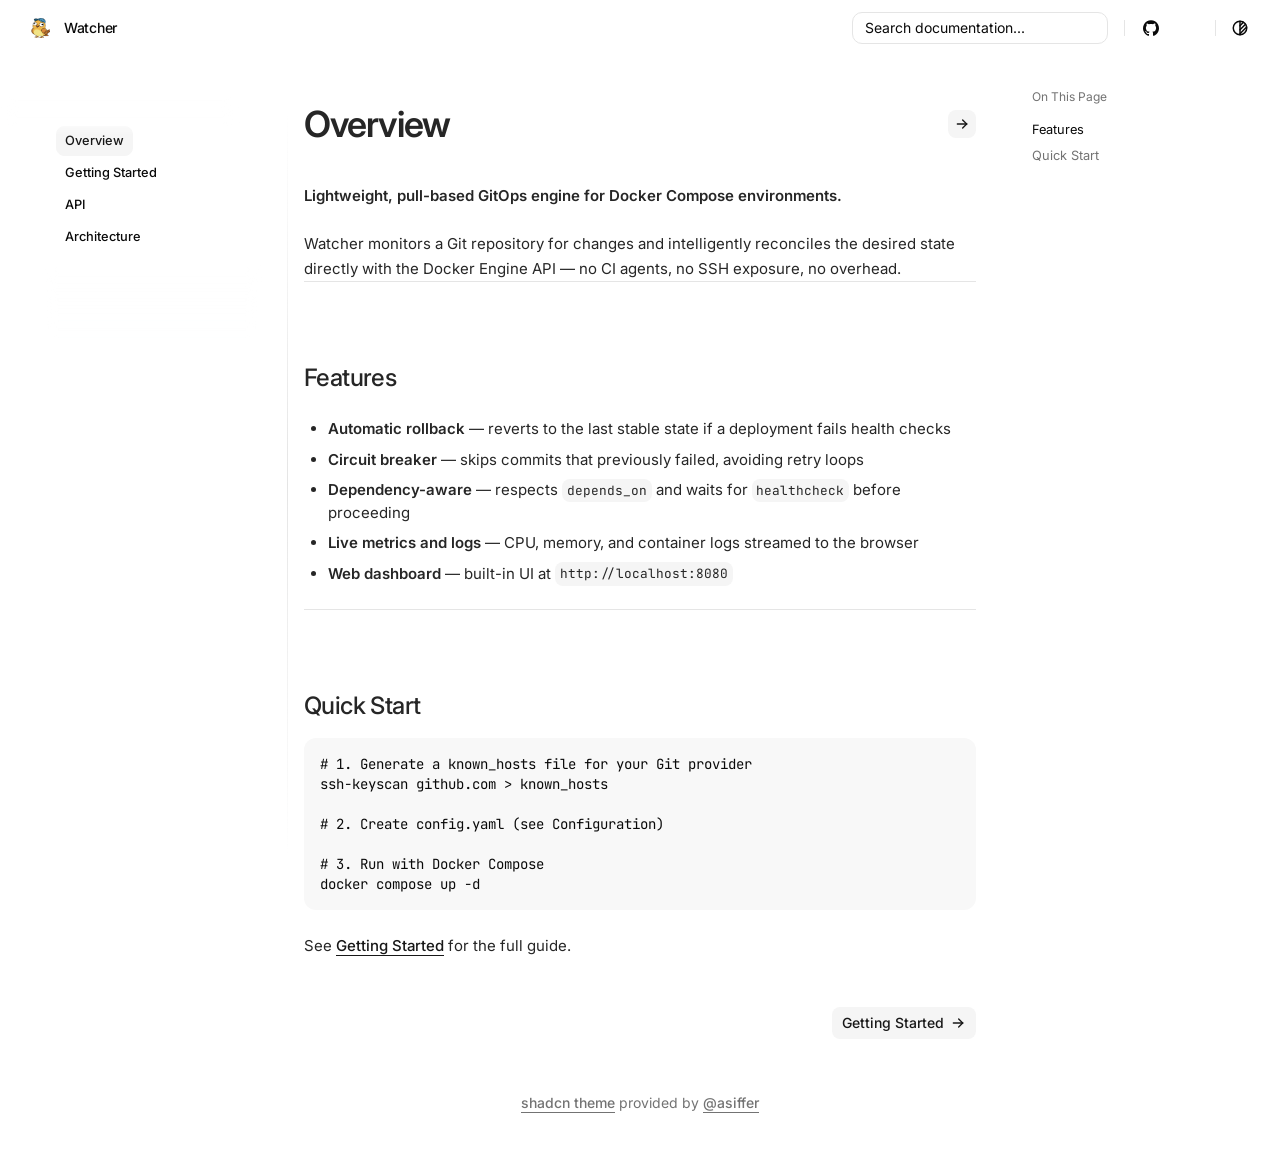
<file: index.html>
<!DOCTYPE html>
<html lang="en">

<head>
    <script>
        const base_url = "https://watcher.sithukyaw.me/"; /* for search plugin notably */
    </script>
    <script>
    const darkTheme = window.matchMedia("(prefers-color-scheme: dark)");
    darkTheme.onchange = (e) => {
        if (e.matches) {
            document.documentElement.classList.add("dark")
            localStorage.theme = 'dark';
        } else {
            document.documentElement.classList.remove("dark")
            localStorage.removeItem("theme")
        }
    };

    // On page load. Priotiry to lcaolStorage
    if (localStorage.theme === "dark") {
        document.documentElement.classList.add("dark")
    } else if (localStorage.theme === "light") {
        document.documentElement.classList.remove("dark")
    } else if (darkTheme.matches) {
        document.documentElement.classList.add("dark")
    } else {
        document.documentElement.classList.remove("dark")
    }

    // set the layout based on localStorage
    document.documentElement.classList.add(localStorage.getItem("html-layout") || "layout-fixed");
</script>


    <meta charset="UTF-8">
    <meta name="viewport" content="width=device-width, initial-scale=1">

    


<title>Overview</title>









<link rel="canonical" href="https://watcher.sithukyaw.me/">


<!-- Open Graph (Facebook, LinkedIn) -->

<meta property="og:title" content="Overview">





<meta property="og:url" content="https://watcher.sithukyaw.me/">






<!-- Twitter Card -->

<meta name="twitter:title" content="Overview">






<!-- JSON-LD Structured Data -->



    <link rel="icon" href="assets/watcher-logo.png">

    <link href="css/base.css" rel="stylesheet">
    <link href="css/geist.css" rel="stylesheet">

    
    

<link id="pygments-light" rel="stylesheet"
    href="css/pygments/shadcn-light.css">
<link id="pygments-dark" rel="stylesheet"
    href="css/pygments/github-dark.css"
    media="(prefers-color-scheme: dark)">


    
    <link href="stylesheets/theme.css" rel="stylesheet">

    

    <script src="js/callbacks.js"></script>

    

    

    

    
    <script>
    document.addEventListener("DOMContentLoaded", function () {
        document.querySelectorAll("a.headerlink").forEach(function (link) {
            link.addEventListener("click", function (e) {
                e.preventDefault();

                // Build the full URL with the anchor fragment
                const url = window.location.origin + window.location.pathname + this.getAttribute("href");

                navigator.clipboard.writeText(url).then(function () {
                    // Optional: brief visual feedback
                });
            });
        });
    });
</script>
    

</head>

<body
    class="text-foreground group/body overscroll-none font-sans antialiased [--footer-height:calc(var(--spacing)*14)] [--header-height:calc(var(--spacing)*14)] xl:[--footer-height:calc(var(--spacing)*24)] theme-default">
    <div id="inner-body" class="bg-background relative z-10 flex min-h-svh flex-col">
        <header class="bg-background sticky top-0 z-50 w-full" view-transition-name="header">
    <div class="container-wrapper 3xl:fixed:px-0 px-6">
        <div class="3xl:fixed:container flex h-(--header-height) items-center gap-2 **:data-[slot=separator]:!h-4">
            <button id="menu-button" data-slot="popover-trigger" onclick="onMobileMenuButtonClick(event)"
                class="group whitespace-nowrap rounded-md text-sm font-medium transition-all disabled:pointer-events-none disabled:opacity-50 [&amp;_svg]:pointer-events-none [&amp;_svg:not([class*='size-'])]:size-4 shrink-0 [&amp;_svg]:shrink-0 outline-none focus-visible:border-ring focus-visible:ring-ring/50 aria-invalid:ring-destructive/20 dark:aria-invalid:ring-destructive/40 aria-invalid:border-destructive hover:text-accent-foreground px-4 py-2 has-[&gt;svg]:px-3 extend-touch-target h-8 touch-manipulation items-center justify-start gap-2.5 !p-0 hover:bg-transparent focus-visible:bg-transparent focus-visible:ring-0 active:bg-transparent dark:hover:bg-transparent flex lg:hidden"
                type="button" aria-haspopup="dialog" aria-expanded="false" aria-controls="radix-«Rmplb»"
                data-state="closed">
                <div class="relative flex h-8 w-4 items-center justify-center">
                    <div class="relative size-4">
                        <!-- 16px x 16px -->
                        <svg xmlns="http://www.w3.org/2000/svg" viewBox="0 0 16 16" fill="none" stroke="currentColor"
                            stroke-width="2" stroke-linecap="round" stroke-linejoin="round">
                            <line x1="0" x2="16" y1="5" y2="5"
                                class="group-data-[state=open]:translate-y-[2.25px] group-data-[state=open]:-translate-x-[2.25px] group-data-[state=open]:rotate-45 transition-all duration-300 origin-center" />
                            <line x1="0" x2="16" y1="11" y2="11"
                                class="group-data-[state=open]:-translate-y-[2.25px] group-data-[state=open]:-translate-x-[2.25px] group-data-[state=open]:-rotate-45 transition-all duration-300 origin-center" />
                        </svg>
                    </div>

                    <span class="sr-only">Toggle Menu</span>
                </div>
                <span class="flex h-8 items-center text-lg leading-none font-medium">Menu</span>
            </button>
            <a data-slot="button"
                class="items-center justify-center gap-2 whitespace-nowrap rounded-md text-sm font-medium transition-all disabled:pointer-events-none disabled:opacity-50 [&_svg]:pointer-events-none [&_svg:not([class*='size-'])]:size-5 shrink-0 [&_svg]:shrink-0 outline-none focus-visible:border-ring focus-visible:ring-ring/50 focus-visible:ring-[3px] aria-invalid:ring-destructive/20 dark:aria-invalid:ring-destructive/40 aria-invalid:border-destructive hover:bg-accent hover:text-accent-foreground dark:hover:bg-accent/50 hidden h-8 lg:flex"
                href="https://watcher.sithukyaw.me/">
                <span class="size-8 flex flex-row justify-center items-center">
                    

<img class="size-5" src="assets/watcher-logo.png" alt="icon">


                </span>

                
                <h1 class="pr-2">Watcher</h1>
                
            </a>
            
            <nav class="items-center gap-0.5 hidden lg:flex">
    
</nav>
            
            <div class="ml-auto flex items-center gap-2 md:flex-1 md:justify-end">
                <div class="hidden w-full flex-1 md:flex md:w-auto md:flex-none">
                    <div class="hidden w-full flex-1 md:flex md:w-auto md:flex-none">
    <button onclick="onSearchBarClick(event)" data-slot="dialog-trigger" data-variant="outline" data-size="default" class="inline-flex shrink-0 items-center gap-2 text-sm whitespace-nowrap transition-all outline-none focus-visible:border-ring focus-visible:ring-[3px] focus-visible:ring-ring/50 disabled:pointer-events-none disabled:opacity-50 aria-invalid:border-destructive aria-invalid:ring-destructive/20 dark:aria-invalid:ring-destructive/40 [&amp;_svg]:pointer-events-none [&amp;_svg]:shrink-0 [&amp;_svg:not([class*='size-'])]:size-4 border bg-background hover:text-accent-foreground dark:border-input dark:hover:bg-input/50 px-4 py-2 has-[&gt;svg]:px-3 relative h-8 w-full justify-start rounded-lg pl-3 font-normal text-foreground shadow-none hover:bg-muted/50 sm:pr-12 md:w-48 lg:w-56 xl:w-64 dark:bg-card" type="button" aria-haspopup="dialog" aria-expanded="false" aria-controls="radix-_r_1_" data-state="closed">
        <span class="hidden lg:inline-flex">Search documentation...</span>
        <span class="inline-flex lg:hidden">Search...</span>
    </button>
</div>
<dialog id="search-dialog" onclick="onSearchDialogClick(event)"
    class="fixed top-1/2 left-1/2 -translate-x-1/2 -translate-y-1/2 bg-background rounded-lg shadow-lg border overflow-hidden p-0">
    <div class="w-lg gap-4">
        <div class="flex h-full w-full flex-col overflow-hidden rounded-md bg-popover text-popover-foreground">
            <div data-slot="command-input-wrapper" class="flex h-9 items-center gap-2 border-b px-3"><svg
                    xmlns="http://www.w3.org/2000/svg" width="24" height="24" viewBox="0 0 24 24" fill="none"
                    stroke="currentColor" stroke-width="2" stroke-linecap="round" stroke-linejoin="round"
                    class="lucide lucide-search size-4 shrink-0 opacity-50">
                    <circle cx="11" cy="11" r="8"></circle>
                    <path d="m21 21-4.3-4.3"></path>
                </svg>
                <input data-slot="command-input"
                    class="placeholder:text-muted-foreground flex h-10 w-full rounded-md bg-transparent py-3 text-sm outline-hidden disabled:cursor-not-allowed disabled:opacity-50"
                    placeholder="Search documentation..." cmdk-input="" autocomplete="off" autocorrect="off"
                    spellcheck="false" aria-autocomplete="list" role="combobox" aria-expanded="true"
                    aria-controls="radix-«r1t6»" aria-labelledby="radix-«r1t7»" id="radix-«r1t8»" type="text" value=""
                    aria-activedescendant="radix-«r1th»" oninput="onInputHandler(event)">
            </div>
        </div>
        <div id="mkdocs-search-results">
            <!-- search results go there -->
        </div>
    </div>
</dialog>
<script>
    document.removeEventListener("keydown", searchShortcutHandler);
    document.addEventListener("keydown", searchShortcutHandler);
</script>
                </div>
                
                <div data-orientation="vertical" role="none" data-slot="separator"
                    class="bg-border shrink-0 data-[orientation=horizontal]:h-px data-[orientation=horizontal]:w-full data-[orientation=vertical]:h-full data-[orientation=vertical]:w-px ml-2 hidden lg:block">
                </div>
                <a target="_blank" rel="noreferrer" data-slot="button"
                    class="inline-flex items-center justify-center whitespace-nowrap text-sm font-medium transition-all disabled:pointer-events-none disabled:opacity-50 [&amp;_svg]:pointer-events-none [&amp;_svg:not([class*='size-'])]:size-4 shrink-0 [&amp;_svg]:shrink-0 outline-none focus-visible:border-ring focus-visible:ring-ring/50 focus-visible:ring-[3px] aria-invalid:ring-destructive/20 dark:aria-invalid:ring-destructive/40 aria-invalid:border-destructive hover:bg-accent hover:text-accent-foreground dark:hover:bg-accent/50 rounded-md gap-1.5 px-3 has-[&gt;svg]:px-2.5 h-8 shadow-none"
                    href="https://github.com/Sithukyaw666/Watcher">
                    <svg viewBox="0 0 438.549 438.549">
                        <path fill="currentColor"
                            d="M409.132 114.573c-19.608-33.596-46.205-60.194-79.798-79.8-33.598-19.607-70.277-29.408-110.063-29.408-39.781 0-76.472 9.804-110.063 29.408-33.596 19.605-60.192 46.204-79.8 79.8C9.803 148.168 0 184.854 0 224.63c0 47.78 13.94 90.745 41.827 128.906 27.884 38.164 63.906 64.572 108.063 79.227 5.14.954 8.945.283 11.419-1.996 2.475-2.282 3.711-5.14 3.711-8.562 0-.571-.049-5.708-.144-15.417a2549.81 2549.81 0 01-.144-25.406l-6.567 1.136c-4.187.767-9.469 1.092-15.846 1-6.374-.089-12.991-.757-19.842-1.999-6.854-1.231-13.229-4.086-19.13-8.559-5.898-4.473-10.085-10.328-12.56-17.556l-2.855-6.57c-1.903-4.374-4.899-9.233-8.992-14.559-4.093-5.331-8.232-8.945-12.419-10.848l-1.999-1.431c-1.332-.951-2.568-2.098-3.711-3.429-1.142-1.331-1.997-2.663-2.568-3.997-.572-1.335-.098-2.43 1.427-3.289 1.525-.859 4.281-1.276 8.28-1.276l5.708.853c3.807.763 8.516 3.042 14.133 6.851 5.614 3.806 10.229 8.754 13.846 14.842 4.38 7.806 9.657 13.754 15.846 17.847 6.184 4.093 12.419 6.136 18.699 6.136 6.28 0 11.704-.476 16.274-1.423 4.565-.952 8.848-2.383 12.847-4.285 1.713-12.758 6.377-22.559 13.988-29.41-10.848-1.14-20.601-2.857-29.264-5.14-8.658-2.286-17.605-5.996-26.835-11.14-9.235-5.137-16.896-11.516-22.985-19.126-6.09-7.614-11.088-17.61-14.987-29.979-3.901-12.374-5.852-26.648-5.852-42.826 0-23.035 7.52-42.637 22.557-58.817-7.044-17.318-6.379-36.732 1.997-58.24 5.52-1.715 13.706-.428 24.554 3.853 10.85 4.283 18.794 7.952 23.84 10.994 5.046 3.041 9.089 5.618 12.135 7.708 17.705-4.947 35.976-7.421 54.818-7.421s37.117 2.474 54.823 7.421l10.849-6.849c7.419-4.57 16.18-8.758 26.262-12.565 10.088-3.805 17.802-4.853 23.134-3.138 8.562 21.509 9.325 40.922 2.279 58.24 15.036 16.18 22.559 35.787 22.559 58.817 0 16.178-1.958 30.497-5.853 42.966-3.9 12.471-8.941 22.457-15.125 29.979-6.191 7.521-13.901 13.85-23.131 18.986-9.232 5.14-18.182 8.85-26.84 11.136-8.662 2.286-18.415 4.004-29.263 5.146 9.894 8.562 14.842 22.077 14.842 40.539v60.237c0 3.422 1.19 6.279 3.572 8.562 2.379 2.279 6.136 2.95 11.276 1.995 44.163-14.653 80.185-41.062 108.068-79.226 27.88-38.161 41.825-81.126 41.825-128.906-.01-39.771-9.818-76.454-29.414-110.049z">
                        </path>
                    </svg>
                    
                    <span id="stargazers" class="text-muted-foreground w-8 text-xs tabular-nums" onload="test()">
                    </span>
                    
                </a>
                
                <div data-orientation="vertical" role="none" data-slot="separator"
                    class="bg-border shrink-0 data-[orientation=horizontal]:h-px data-[orientation=horizontal]:w-full data-[orientation=vertical]:h-full data-[orientation=vertical]:w-px 3xl:flex hidden">
                </div>
                <button data-slot="button"
                    class="items-center justify-center gap-2 whitespace-nowrap rounded-md text-sm font-medium transition-all disabled:pointer-events-none disabled:opacity-50 [&amp;_svg]:pointer-events-none [&amp;_svg:not([class*='size-'])]:size-4 shrink-0 [&amp;_svg]:shrink-0 outline-none focus-visible:border-ring focus-visible:ring-ring/50 focus-visible:ring-[3px] aria-invalid:ring-destructive/20 dark:aria-invalid:ring-destructive/40 aria-invalid:border-destructive hover:bg-accent hover:text-accent-foreground dark:hover:bg-accent/50 size-8 3xl:flex hidden"
                    title="Toggle layout" onclick="toggleLayout(event)">
                    <span class="sr-only">Toggle layout</span>
                    <svg xmlns="http://www.w3.org/2000/svg" width="24" height="24" viewBox="0 0 24 24" fill="none"
                        stroke="currentColor" stroke-width="2" stroke-linecap="round" stroke-linejoin="round"
                        class="lucide lucide-gallery-horizontal">
                        <path d="M2 3v18"></path>
                        <rect width="12" height="18" x="6" y="3" rx="2"></rect>
                        <path d="M22 3v18"></path>
                    </svg>
                </button>
                <div data-orientation="vertical" role="none" data-slot="separator"
                    class="bg-border shrink-0 data-[orientation=horizontal]:h-px data-[orientation=horizontal]:w-full data-[orientation=vertical]:h-full data-[orientation=vertical]:w-px">
                </div>
                <button data-slot="button"
                    class="inline-flex items-center justify-center gap-2 whitespace-nowrap rounded-md text-sm font-medium transition-all disabled:pointer-events-none disabled:opacity-50 [&amp;_svg]:pointer-events-none [&amp;_svg:not([class*='size-'])]:size-4 shrink-0 [&amp;_svg]:shrink-0 outline-none focus-visible:border-ring focus-visible:ring-ring/50 focus-visible:ring-[3px] aria-invalid:ring-destructive/20 dark:aria-invalid:ring-destructive/40 aria-invalid:border-destructive hover:bg-accent hover:text-accent-foreground dark:hover:bg-accent/50 group/toggle extend-touch-target size-8"
                    title="Toggle theme" onclick="onThemeSwitch(event)">
                    <svg xmlns="http://www.w3.org/2000/svg" width="24" height="24" viewBox="0 0 24 24" fill="none"
                        stroke="currentColor" stroke-width="2" stroke-linecap="round" stroke-linejoin="round"
                        class="size-4.5">
                        <path stroke="none" d="M0 0h24v24H0z" fill="none"></path>
                        <path d="M12 12m-9 0a9 9 0 1 0 18 0a9 9 0 1 0 -18 0"></path>
                        <path d="M12 3l0 18"></path>
                        <path d="M12 9l4.65 -4.65"></path>
                        <path d="M12 14.3l7.37 -7.37"></path>
                        <path d="M12 19.6l8.85 -8.85"></path>
                    </svg>
                    <span class="sr-only">Toggle theme</span>
                </button>
            </div>
        </div>
    </div>
</header>
        <main class="flex flex-1 flex-col">
            <div class="container-wrapper flex flex-1 flex-col px-2">
                <div data-slot="sidebar-wrapper"
                    style="--sidebar-width:calc(var(--spacing) * 72);--sidebar-width-icon:3rem;"
                    class="group/sidebar-wrapper has-data-[variant=inset]:bg-sidebar flex w-full 3xl:fixed:container 3xl:fixed:px-3 min-h-min flex-1 items-start px-0 [--sidebar-width:220px] [--top-spacing:0] lg:grid lg:grid-cols-[var(--sidebar-width)_minmax(0,1fr)] lg:[--sidebar-width:240px] lg:[--top-spacing:calc(var(--spacing)*4)]">
                    <div data-slot="sidebar"
                        class="w-(--sidebar-width) flex-col text-sidebar-foreground sticky top-[calc(var(--header-height)+0.6rem)] z-30 hidden h-[calc(100svh-10rem)] overscroll-none bg-transparent [--sidebar-menu-width:--spacing(56)] lg:flex">
                        <div class="h-9"></div>
                        <div
                            class="absolute top-8 z-10 h-8 w-(--sidebar-menu-width) shrink-0 bg-gradient-to-b from-background via-background/80 to-background/50 blur-xs">
                        </div>
                        <div
                            class="absolute top-12 right-2 bottom-0 hidden h-full w-px bg-gradient-to-b from-transparent via-border to-transparent lg:flex">
                        </div>
                        <div data-slot="sidebar-content" data-sidebar="content" view-transition-name="sidebar"
                            class="flex min-h-0 flex-1 flex-col gap-2 overflow-auto group-data-[collapsible=icon]:overflow-hidden mx-auto no-scrollbar w-(--sidebar-menu-width) overflow-x-hidden px-2">
                            














<div data-slot="sidebar-group" data-sidebar="group" class="relative flex w-full min-w-0 flex-col p-2 pt-6">
    <div data-slot="sidebar-group-content" data-sidebar="group-content" class="w-full text-sm">
        <ul data-slot="sidebar-menu" data-sidebar="menu" class="flex w-full min-w-0 flex-col gap-0.5">
            
            
            <li data-slot="sidebar-menu-item" data-sidebar="menu-item" class="group/menu-item relative">
    <a data-slot="sidebar-menu-button" data-active="true" data-sidebar="menu-button"
        data-size="default" href="/"
        class="hpeer/menu-button flex items-center gap-2 rounded-md p-2 text-left ring-sidebar-ring outline-hidden transition-[width,height,padding] group-has-data-[sidebar=menu-action]/menu-item:pr-8 group-data-[collapsible=icon]:size-8! group-data-[collapsible=icon]:p-2! focus-visible:ring-2 active:bg-sidebar-accent active:text-sidebar-accent-foreground disabled:pointer-events-none disabled:opacity-50 aria-disabled:pointer-events-none aria-disabled:opacity-50 data-[active=true]:font-medium data-[active=true]:text-sidebar-accent-foreground data-[state=open]:hover:bg-sidebar-accent data-[state=open]:hover:text-sidebar-accent-foreground [&>span:last-child]:truncate [&>svg]:size-4 [&>svg]:shrink-0 hover:bg-sidebar-accent hover:text-sidebar-accent-foreground relative h-[30px] w-fit overflow-visible border border-transparent text-[0.8rem] font-medium after:absolute after:inset-x-0 after:-inset-y-1 after:z-0 after:rounded-md data-[active=true]:border-accent data-[active=true]:bg-accent 3xl:fixed:w-full 3xl:fixed:max-w-48">

        
        Overview
        

        

        

        
    </a>
</li>
            
            
            
            <li data-slot="sidebar-menu-item" data-sidebar="menu-item" class="group/menu-item relative">
    <a data-slot="sidebar-menu-button" data-active="false" data-sidebar="menu-button"
        data-size="default" href="/getting-started/"
        class="hpeer/menu-button flex items-center gap-2 rounded-md p-2 text-left ring-sidebar-ring outline-hidden transition-[width,height,padding] group-has-data-[sidebar=menu-action]/menu-item:pr-8 group-data-[collapsible=icon]:size-8! group-data-[collapsible=icon]:p-2! focus-visible:ring-2 active:bg-sidebar-accent active:text-sidebar-accent-foreground disabled:pointer-events-none disabled:opacity-50 aria-disabled:pointer-events-none aria-disabled:opacity-50 data-[active=true]:font-medium data-[active=true]:text-sidebar-accent-foreground data-[state=open]:hover:bg-sidebar-accent data-[state=open]:hover:text-sidebar-accent-foreground [&>span:last-child]:truncate [&>svg]:size-4 [&>svg]:shrink-0 hover:bg-sidebar-accent hover:text-sidebar-accent-foreground relative h-[30px] w-fit overflow-visible border border-transparent text-[0.8rem] font-medium after:absolute after:inset-x-0 after:-inset-y-1 after:z-0 after:rounded-md data-[active=true]:border-accent data-[active=true]:bg-accent 3xl:fixed:w-full 3xl:fixed:max-w-48">

        
        Getting Started
        

        

        

        
    </a>
</li>
            
            
            
            <li data-slot="sidebar-menu-item" data-sidebar="menu-item" class="group/menu-item relative">
    <a data-slot="sidebar-menu-button" data-active="false" data-sidebar="menu-button"
        data-size="default" href="/api/"
        class="hpeer/menu-button flex items-center gap-2 rounded-md p-2 text-left ring-sidebar-ring outline-hidden transition-[width,height,padding] group-has-data-[sidebar=menu-action]/menu-item:pr-8 group-data-[collapsible=icon]:size-8! group-data-[collapsible=icon]:p-2! focus-visible:ring-2 active:bg-sidebar-accent active:text-sidebar-accent-foreground disabled:pointer-events-none disabled:opacity-50 aria-disabled:pointer-events-none aria-disabled:opacity-50 data-[active=true]:font-medium data-[active=true]:text-sidebar-accent-foreground data-[state=open]:hover:bg-sidebar-accent data-[state=open]:hover:text-sidebar-accent-foreground [&>span:last-child]:truncate [&>svg]:size-4 [&>svg]:shrink-0 hover:bg-sidebar-accent hover:text-sidebar-accent-foreground relative h-[30px] w-fit overflow-visible border border-transparent text-[0.8rem] font-medium after:absolute after:inset-x-0 after:-inset-y-1 after:z-0 after:rounded-md data-[active=true]:border-accent data-[active=true]:bg-accent 3xl:fixed:w-full 3xl:fixed:max-w-48">

        
        API
        

        

        

        
    </a>
</li>
            
            
            
            <li data-slot="sidebar-menu-item" data-sidebar="menu-item" class="group/menu-item relative">
    <a data-slot="sidebar-menu-button" data-active="false" data-sidebar="menu-button"
        data-size="default" href="/architecture/"
        class="hpeer/menu-button flex items-center gap-2 rounded-md p-2 text-left ring-sidebar-ring outline-hidden transition-[width,height,padding] group-has-data-[sidebar=menu-action]/menu-item:pr-8 group-data-[collapsible=icon]:size-8! group-data-[collapsible=icon]:p-2! focus-visible:ring-2 active:bg-sidebar-accent active:text-sidebar-accent-foreground disabled:pointer-events-none disabled:opacity-50 aria-disabled:pointer-events-none aria-disabled:opacity-50 data-[active=true]:font-medium data-[active=true]:text-sidebar-accent-foreground data-[state=open]:hover:bg-sidebar-accent data-[state=open]:hover:text-sidebar-accent-foreground [&>span:last-child]:truncate [&>svg]:size-4 [&>svg]:shrink-0 hover:bg-sidebar-accent hover:text-sidebar-accent-foreground relative h-[30px] w-fit overflow-visible border border-transparent text-[0.8rem] font-medium after:absolute after:inset-x-0 after:-inset-y-1 after:z-0 after:rounded-md data-[active=true]:border-accent data-[active=true]:bg-accent 3xl:fixed:w-full 3xl:fixed:max-w-48">

        
        Architecture
        

        

        

        
    </a>
</li>
            
            
        </ul>
    </div>
</div>






<div class="sticky -bottom-1 z-10 h-16 shrink-0 bg-gradient-to-t from-background via-background/80 to-background/50 blur-xs"></div>
                        </div>
                    </div>
                    <div class="h-full w-full">
                        <div data-slot="docs" class="flex items-stretch text-[1.05rem] sm:text-[15px] xl:w-full">
                            <div class="flex min-w-0 flex-1 flex-col">
                                <div class="h-(--top-spacing) shrink-0"></div>
                                <article class="w-full" view-transition-name="page">
  <div class="flex flex-col gap-2">
    <div class="flex flex-col gap-2">
      <div id="page-header" class="flex items-start justify-between">
        <h1 class="scroll-m-20 text-4xl font-semibold tracking-tight sm:text-3xl xl:text-4xl">
          Overview
        </h1>

        <div class="flex items-center gap-2 pt-1.5">
          
<button onclick="fetch(`https://watcher.sithukyaw.me/index.md`).then((r) => r.blob()).then((blob) => navigator.clipboard.write([new ClipboardItem({ 'text/plain': blob })]))" 
        data-slot="button" 
        class="cursor-pointer inline-flex items-center justify-center whitespace-nowrap text-sm font-medium transition-all disabled:pointer-events-none disabled:opacity-50 [&_svg]:pointer-events-none [&_svg:not([class*='size-'])]:size-4 shrink-0 [&_svg]:shrink-0 outline-none focus-visible:border-ring focus-visible:ring-ring/50 focus-visible:ring-[3px] aria-invalid:ring-destructive/20 dark:aria-invalid:ring-destructive/40 aria-invalid:border-destructive bg-secondary text-secondary-foreground hover:bg-secondary/80 rounded-md gap-1.5 px-3 has-[&>svg]:px-2.5 h-8 shadow-none md:h-7 md:text-[0.8rem]">
<svg xmlns="http://www.w3.org/2000/svg" width="24" height="24" viewBox="0 0 24 24" fill="none" stroke="currentColor" stroke-width="2" stroke-linecap="round" stroke-linejoin="round" class="tabler-icon tabler-icon-copy ">
    <path d="M7 7m0 2.667a2.667 2.667 0 0 1 2.667 -2.667h8.666a2.667 2.667 0 0 1 2.667 2.667v8.666a2.667 2.667 0 0 1 -2.667 2.667h-8.666a2.667 2.667 0 0 1 -2.667 -2.667z"></path><path d="M4.012 16.737a2.005 2.005 0 0 1 -1.012 -1.737v-10c0 -1.1 .9 -2 2 -2h10c.75 0 1.158 .385 1.5 1"></path>
</svg>
<span class="max-md:hidden">Copy Page</span>
</button>
          
          
          <a data-slot="button" id="next-button"
            class="inline-flex items-center justify-center gap-2 whitespace-nowrap rounded-md text-sm font-medium transition-all disabled:pointer-events-none disabled:opacity-50 [&amp;_svg]:pointer-events-none [&amp;_svg:not([class*='size-'])]:size-4 shrink-0 [&amp;_svg]:shrink-0 outline-none focus-visible:border-ring focus-visible:ring-ring/50 focus-visible:ring-[3px] aria-invalid:ring-destructive/20 dark:aria-invalid:ring-destructive/40 aria-invalid:border-destructive bg-secondary text-secondary-foreground hover:bg-secondary/80 extend-touch-target size-8 shadow-none md:size-7"
            href="/getting-started/">
            <span class="sr-only">Next</span>
            <svg xmlns="http://www.w3.org/2000/svg" width="24" height="24" viewBox="0 0 24 24" fill="none"
              stroke="currentColor" stroke-width="2" stroke-linecap="round" stroke-linejoin="round"
              class="tabler-icon tabler-icon-arrow-right">
              <path d="M5 12l14 0"></path>
              <path d="M13 18l6 -6"></path>
              <path d="M13 6l6 6"></path>
            </svg>
          </a>
          
        </div>
      </div>
      
    </div>
    <div class="flex justify-end items-center">
       
    </div>
  </div>
  <div class="typography w-full flex-1 *:data-[slot=alert]:first:mt-0">
    <p><strong>Lightweight, pull-based GitOps engine for Docker Compose environments.</strong></p>
<p>Watcher monitors a Git repository for changes and intelligently reconciles the desired state directly with the Docker Engine API — no CI agents, no SSH exposure, no overhead.</p>
<hr />
<h2 id="features">Features<a class="headerlink" href="#features" title="Permanent link">&para;</a></h2>
<ul>
<li><strong>Automatic rollback</strong> — reverts to the last stable state if a deployment fails health checks</li>
<li><strong>Circuit breaker</strong> — skips commits that previously failed, avoiding retry loops</li>
<li><strong>Dependency-aware</strong> — respects <code>depends_on</code> and waits for <code>healthcheck</code> before proceeding</li>
<li><strong>Live metrics and logs</strong> — CPU, memory, and container logs streamed to the browser</li>
<li><strong>Web dashboard</strong> — built-in UI at <code>http://localhost:8080</code></li>
</ul>
<hr />
<h2 id="quick-start">Quick Start<a class="headerlink" href="#quick-start" title="Permanent link">&para;</a></h2>
<pre class="codehilite"><code class="language-bash"># 1. Generate a known_hosts file for your Git provider
ssh-keyscan github.com &gt; known_hosts

# 2. Create config.yaml (see Configuration)

# 3. Run with Docker Compose
docker compose up -d</code></pre>
<p>See <a href="getting-started/">Getting Started</a> for the full guide.</p>
  </div>
  
  <script>
    document.querySelectorAll('article h2, article h3').forEach((header) => {
      toc.observer.observe(header);
    });
  </script>
</article>
                                <div class="mx-auto flex flex-wrap h-16 w-full max-w-2xl items-center gap-2 px-4 md:px-0">
    
    
    <a data-slot="button"
        class="inline-flex items-center justify-center whitespace-nowrap text-sm font-medium transition-all disabled:pointer-events-none disabled:opacity-50 [&amp;_svg]:pointer-events-none [&amp;_svg:not([class*='size-'])]:size-4 shrink-0 [&amp;_svg]:shrink-0 outline-none focus-visible:border-ring focus-visible:ring-ring/50 focus-visible:ring-[3px] aria-invalid:ring-destructive/20 dark:aria-invalid:ring-destructive/40 aria-invalid:border-destructive bg-secondary text-secondary-foreground hover:bg-secondary/80 h-8 rounded-md gap-1.5 px-3 has-[&gt;svg]:px-2.5 ml-auto shadow-none"
        href="/getting-started/">
        <span class="max-[500px]:hidden">Getting Started</span>
        <svg xmlns="http://www.w3.org/2000/svg" width="24" height="24" viewBox="0 0 24 24" fill="none"
            stroke="currentColor" stroke-width="2" stroke-linecap="round" stroke-linejoin="round"
            class="tabler-icon tabler-icon-arrow-right ">
            <path d="M5 12l14 0"></path>
            <path d="M13 18l6 -6"></path>
            <path d="M13 6l6 6"></path>
        </svg>
    </a>
    
</div>
                                <dialog id="bottom-sidebar" onclick="onBottomSidebarDialogClick(event)" class="bg-transparent"
    style="position: fixed; left: 0px; top: 0px; transform: translate(0px, 58px); min-width: max-content; --radix-popper-transform-origin: 0% 0px; will-change: transform; z-index: 50; --radix-popper-available-width: 504px; --radix-popper-available-height: 857px; --radix-popper-anchor-width: 72.94999694824219px; --radix-popper-anchor-height: 32px;">
    <div data-side="bottom" data-align="start" data-state="open" role="dialog" data-slot="popover-content"
        class="text-popover-foreground data-[state=open]:animate-in data-[state=closed]:animate-out data-[state=closed]:fade-out-0 data-[state=open]:fade-in-0 data-[state=closed]:zoom-out-95 data-[state=open]:zoom-in-95 data-[side=bottom]:slide-in-from-top-2 data-[side=left]:slide-in-from-right-2 data-[side=right]:slide-in-from-left-2 data-[side=top]:slide-in-from-bottom-2 z-50 origin-(--radix-popover-content-transform-origin) border outline-hidden bg-background/90 no-scrollbar h-(--radix-popper-available-height) w-(--radix-popper-available-width) overflow-y-auto rounded-none border-none p-0 shadow-none backdrop-blur duration-100"
        style="--radix-popover-content-transform-origin: var(--radix-popper-transform-origin); --radix-popover-content-available-width: var(--radix-popper-available-width); --radix-popover-content-available-height: var(--radix-popper-available-height); --radix-popover-trigger-width: var(--radix-popper-anchor-width); --radix-popover-trigger-height: var(--radix-popper-anchor-height);"
        tabindex="-1">
        <div class="flex flex-col gap-12 overflow-auto px-6 py-6">
            
            
            

            
            <div class="flex flex-col gap-4">
                <div class="text-muted-foreground text-sm font-medium">Menu</div>
                <div class="flex flex-col gap-3">
                    
                    <a class="text-2xl font-medium" href=".">
                        
                        Overview
                        
                    </a>
                    
                    <a class="text-2xl font-medium" href="getting-started/">
                        
                        Getting Started
                        
                    </a>
                    
                    <a class="text-2xl font-medium" href="api/">
                        
                        API
                        
                    </a>
                    
                    <a class="text-2xl font-medium" href="architecture/">
                        
                        Architecture
                        
                    </a>
                    
                </div>
            </div>
            

            
            

        </div>
    </div>
</dialog>
                            </div>
                            <div
                                class="sticky top-[calc(var(--header-height)+1px)] ml-auto hidden h-[calc(100svh-var(--header-height)-var(--footer-height))] w-72 flex-col gap-4 overflow-hidden overscroll-none pb-8 xl:flex">
                                <div class="h-(--top-spacing) shrink-0"></div>
                                <div id="toc" view-transition-name="toc" class="no-scrollbar overflow-y-auto px-8">
    <div class="flex flex-col gap-2 p-4 pt-0 text-sm">
        <p class="text-muted-foreground bg-background sticky top-0 h-6 text-xs">On This Page</p>
        
        
        
        
        <a href="#features"
            class="text-muted-foreground hover:text-foreground data-[active=true]:text-foreground text-[0.8rem] no-underline transition-colors data-[depth=3]:pl-4 data-[depth=4]:pl-6"
            data-active="false" data-depth="2" onClick="deferSetActiveTocLink('#features');">
            Features
        </a>
        

        
        <a href="#quick-start"
            class="text-muted-foreground hover:text-foreground data-[active=true]:text-foreground text-[0.8rem] no-underline transition-colors data-[depth=3]:pl-4 data-[depth=4]:pl-6"
            data-active="false" data-depth="2" onClick="deferSetActiveTocLink('#quick-start');">
            Quick Start
        </a>
        

        
        
        
        

    </div>
    <div class="h-12"></div>

</div>
                            </div>
                        </div>
                    </div>
                </div>
            </div>
        </main>
        <footer view-transition-name="footer"
    class="group-has-[.section-soft]/body:bg-surface/40 3xl:fixed:bg-transparent dark:bg-transparent">
    <div class="container-wrapper px-4 xl:px-6">
        <div class="flex h-(--footer-height) items-center justify-between">
            <div class="text-muted-foreground w-full text-center text-xs leading-loose sm:text-sm">
                
                <a href="https://github.com/asiffer/mkdocs-shadcn">shadcn theme</a> provided by
                <a href="https://github.com/asiffer">@asiffer</a>
            </div>
        </div>
    </div>
</footer>
    </div>
     

<script src="search/main.js"></script>


    

    <script src="js/copy-button.js"></script>
    <script>updatePygmentsStylesheet();</script>
    
    <script>fetchStargazers("https://github.com/Sithukyaw666/Watcher");</script>
    
    
    
    <script type="speculationrules">
{
  "prerender": [
    {
      "where": {
          "selector_matches": ["#next-button", "#previous-button"]
      }
    }
  ]
}
</script>
</body>

</html>
</file>
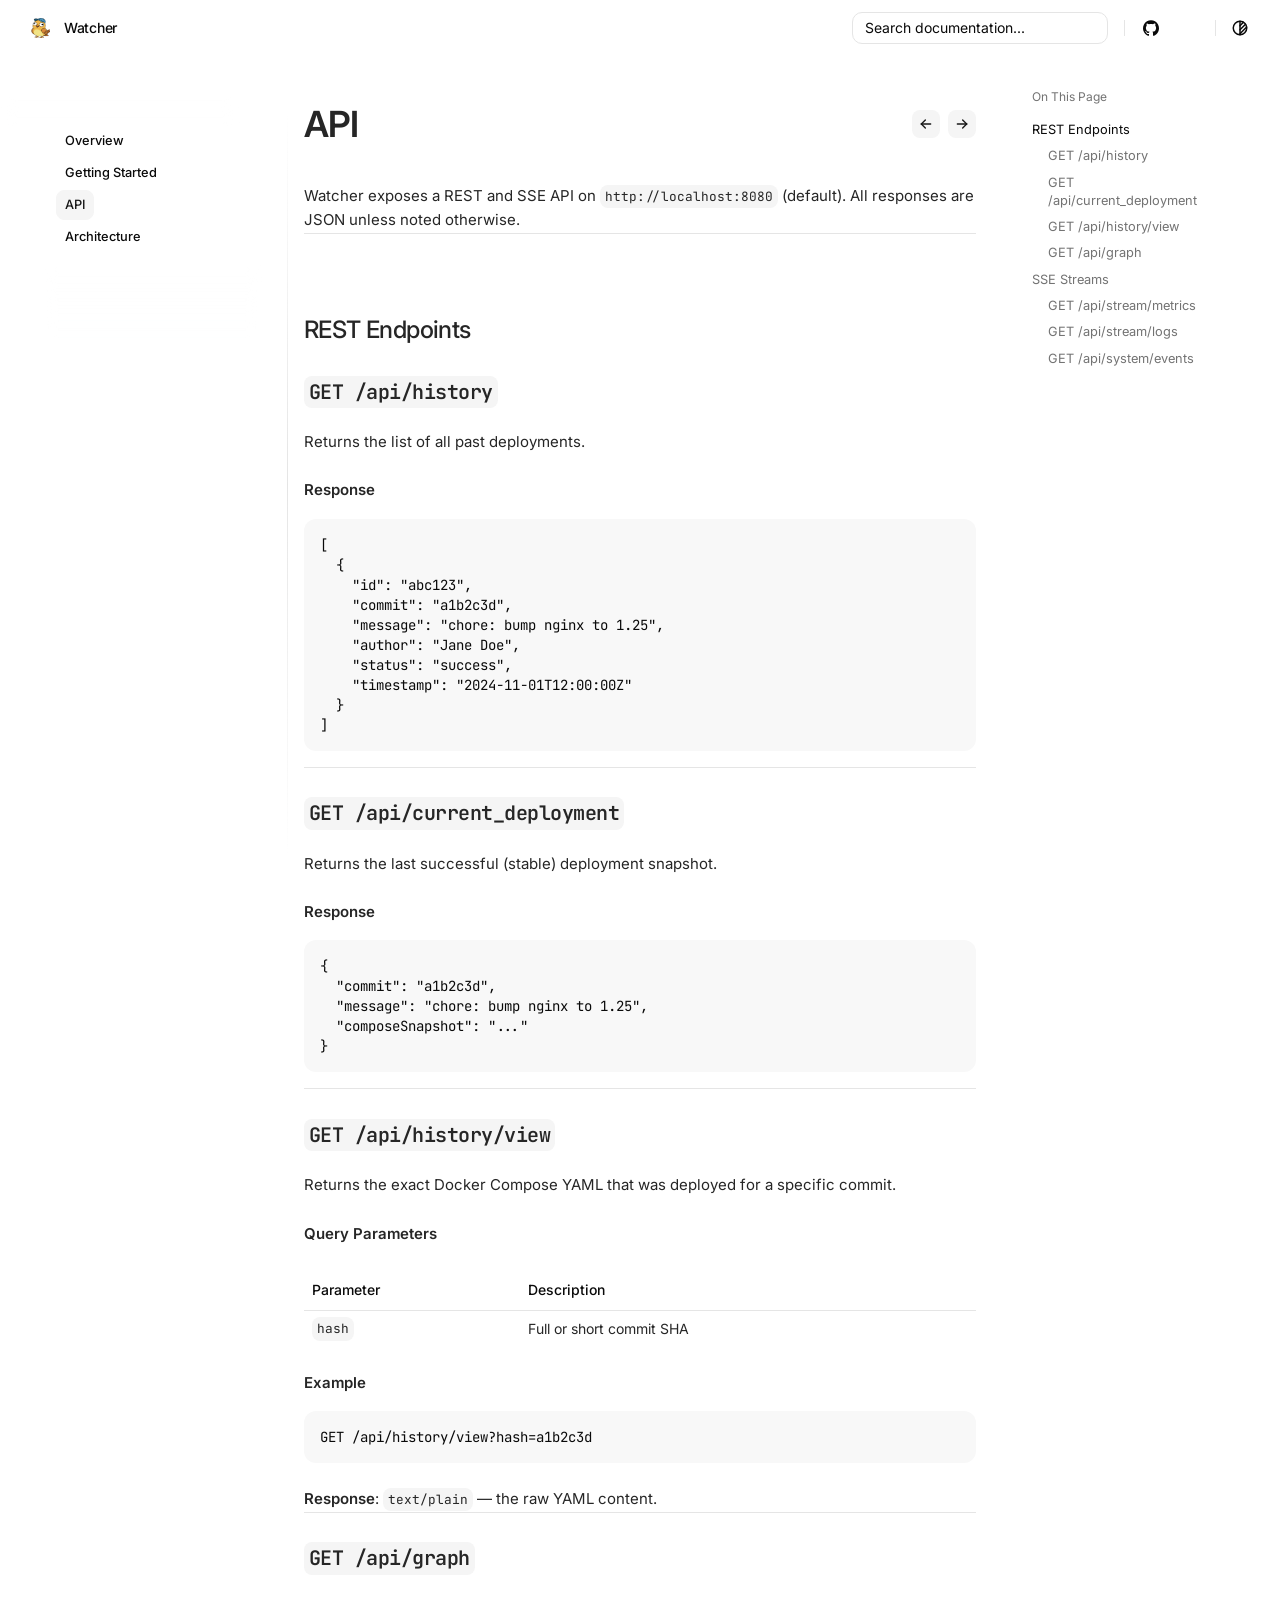
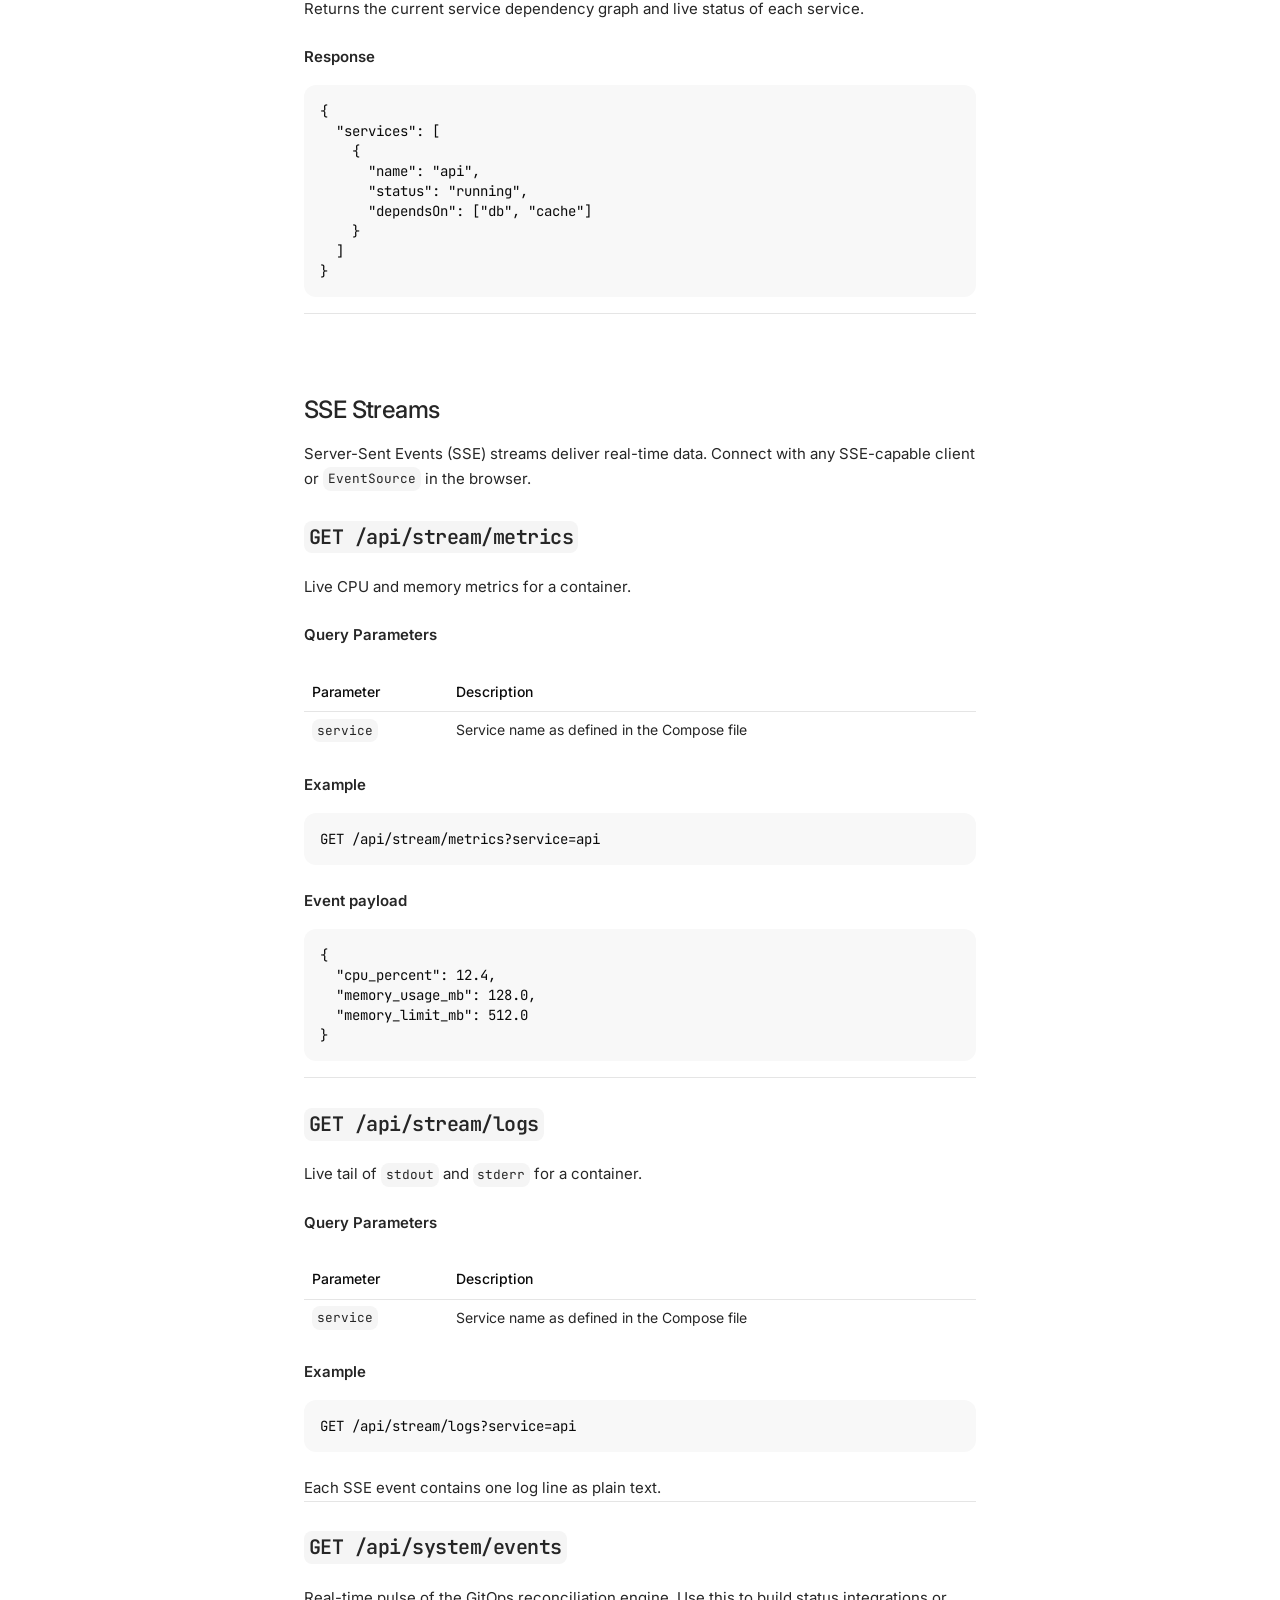
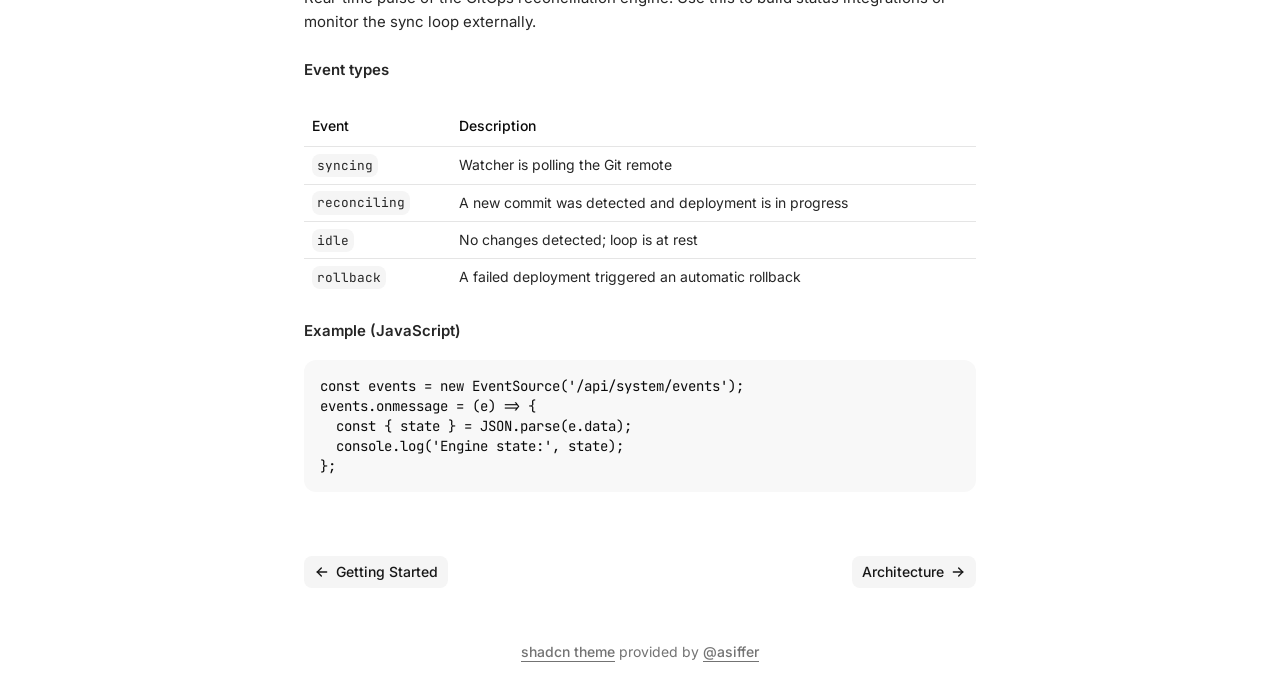
<file: api/index.html>
<!DOCTYPE html>
<html lang="en">

<head>
    <script>
        const base_url = "https://watcher.sithukyaw.me/"; /* for search plugin notably */
    </script>
    <script>
    const darkTheme = window.matchMedia("(prefers-color-scheme: dark)");
    darkTheme.onchange = (e) => {
        if (e.matches) {
            document.documentElement.classList.add("dark")
            localStorage.theme = 'dark';
        } else {
            document.documentElement.classList.remove("dark")
            localStorage.removeItem("theme")
        }
    };

    // On page load. Priotiry to lcaolStorage
    if (localStorage.theme === "dark") {
        document.documentElement.classList.add("dark")
    } else if (localStorage.theme === "light") {
        document.documentElement.classList.remove("dark")
    } else if (darkTheme.matches) {
        document.documentElement.classList.add("dark")
    } else {
        document.documentElement.classList.remove("dark")
    }

    // set the layout based on localStorage
    document.documentElement.classList.add(localStorage.getItem("html-layout") || "layout-fixed");
</script>


    <meta charset="UTF-8">
    <meta name="viewport" content="width=device-width, initial-scale=1">

    


<title>API</title>









<link rel="canonical" href="https://watcher.sithukyaw.me/api/">


<!-- Open Graph (Facebook, LinkedIn) -->

<meta property="og:title" content="API">





<meta property="og:url" content="https://watcher.sithukyaw.me/api/">






<!-- Twitter Card -->

<meta name="twitter:title" content="API">






<!-- JSON-LD Structured Data -->



    <link rel="icon" href="../assets/watcher-logo.png">

    <link href="../css/base.css" rel="stylesheet">
    <link href="../css/geist.css" rel="stylesheet">

    
    

<link id="pygments-light" rel="stylesheet"
    href="../css/pygments/shadcn-light.css">
<link id="pygments-dark" rel="stylesheet"
    href="../css/pygments/github-dark.css"
    media="(prefers-color-scheme: dark)">


    
    <link href="../stylesheets/theme.css" rel="stylesheet">

    

    <script src="../js/callbacks.js"></script>

    

    

    

    
    <script>
    document.addEventListener("DOMContentLoaded", function () {
        document.querySelectorAll("a.headerlink").forEach(function (link) {
            link.addEventListener("click", function (e) {
                e.preventDefault();

                // Build the full URL with the anchor fragment
                const url = window.location.origin + window.location.pathname + this.getAttribute("href");

                navigator.clipboard.writeText(url).then(function () {
                    // Optional: brief visual feedback
                });
            });
        });
    });
</script>
    

</head>

<body
    class="text-foreground group/body overscroll-none font-sans antialiased [--footer-height:calc(var(--spacing)*14)] [--header-height:calc(var(--spacing)*14)] xl:[--footer-height:calc(var(--spacing)*24)] theme-default">
    <div id="inner-body" class="bg-background relative z-10 flex min-h-svh flex-col">
        <header class="bg-background sticky top-0 z-50 w-full" view-transition-name="header">
    <div class="container-wrapper 3xl:fixed:px-0 px-6">
        <div class="3xl:fixed:container flex h-(--header-height) items-center gap-2 **:data-[slot=separator]:!h-4">
            <button id="menu-button" data-slot="popover-trigger" onclick="onMobileMenuButtonClick(event)"
                class="group whitespace-nowrap rounded-md text-sm font-medium transition-all disabled:pointer-events-none disabled:opacity-50 [&amp;_svg]:pointer-events-none [&amp;_svg:not([class*='size-'])]:size-4 shrink-0 [&amp;_svg]:shrink-0 outline-none focus-visible:border-ring focus-visible:ring-ring/50 aria-invalid:ring-destructive/20 dark:aria-invalid:ring-destructive/40 aria-invalid:border-destructive hover:text-accent-foreground px-4 py-2 has-[&gt;svg]:px-3 extend-touch-target h-8 touch-manipulation items-center justify-start gap-2.5 !p-0 hover:bg-transparent focus-visible:bg-transparent focus-visible:ring-0 active:bg-transparent dark:hover:bg-transparent flex lg:hidden"
                type="button" aria-haspopup="dialog" aria-expanded="false" aria-controls="radix-«Rmplb»"
                data-state="closed">
                <div class="relative flex h-8 w-4 items-center justify-center">
                    <div class="relative size-4">
                        <!-- 16px x 16px -->
                        <svg xmlns="http://www.w3.org/2000/svg" viewBox="0 0 16 16" fill="none" stroke="currentColor"
                            stroke-width="2" stroke-linecap="round" stroke-linejoin="round">
                            <line x1="0" x2="16" y1="5" y2="5"
                                class="group-data-[state=open]:translate-y-[2.25px] group-data-[state=open]:-translate-x-[2.25px] group-data-[state=open]:rotate-45 transition-all duration-300 origin-center" />
                            <line x1="0" x2="16" y1="11" y2="11"
                                class="group-data-[state=open]:-translate-y-[2.25px] group-data-[state=open]:-translate-x-[2.25px] group-data-[state=open]:-rotate-45 transition-all duration-300 origin-center" />
                        </svg>
                    </div>

                    <span class="sr-only">Toggle Menu</span>
                </div>
                <span class="flex h-8 items-center text-lg leading-none font-medium">Menu</span>
            </button>
            <a data-slot="button"
                class="items-center justify-center gap-2 whitespace-nowrap rounded-md text-sm font-medium transition-all disabled:pointer-events-none disabled:opacity-50 [&_svg]:pointer-events-none [&_svg:not([class*='size-'])]:size-5 shrink-0 [&_svg]:shrink-0 outline-none focus-visible:border-ring focus-visible:ring-ring/50 focus-visible:ring-[3px] aria-invalid:ring-destructive/20 dark:aria-invalid:ring-destructive/40 aria-invalid:border-destructive hover:bg-accent hover:text-accent-foreground dark:hover:bg-accent/50 hidden h-8 lg:flex"
                href="https://watcher.sithukyaw.me/">
                <span class="size-8 flex flex-row justify-center items-center">
                    

<img class="size-5" src="../assets/watcher-logo.png" alt="icon">


                </span>

                
                <h1 class="pr-2">Watcher</h1>
                
            </a>
            
            <nav class="items-center gap-0.5 hidden lg:flex">
    
</nav>
            
            <div class="ml-auto flex items-center gap-2 md:flex-1 md:justify-end">
                <div class="hidden w-full flex-1 md:flex md:w-auto md:flex-none">
                    <div class="hidden w-full flex-1 md:flex md:w-auto md:flex-none">
    <button onclick="onSearchBarClick(event)" data-slot="dialog-trigger" data-variant="outline" data-size="default" class="inline-flex shrink-0 items-center gap-2 text-sm whitespace-nowrap transition-all outline-none focus-visible:border-ring focus-visible:ring-[3px] focus-visible:ring-ring/50 disabled:pointer-events-none disabled:opacity-50 aria-invalid:border-destructive aria-invalid:ring-destructive/20 dark:aria-invalid:ring-destructive/40 [&amp;_svg]:pointer-events-none [&amp;_svg]:shrink-0 [&amp;_svg:not([class*='size-'])]:size-4 border bg-background hover:text-accent-foreground dark:border-input dark:hover:bg-input/50 px-4 py-2 has-[&gt;svg]:px-3 relative h-8 w-full justify-start rounded-lg pl-3 font-normal text-foreground shadow-none hover:bg-muted/50 sm:pr-12 md:w-48 lg:w-56 xl:w-64 dark:bg-card" type="button" aria-haspopup="dialog" aria-expanded="false" aria-controls="radix-_r_1_" data-state="closed">
        <span class="hidden lg:inline-flex">Search documentation...</span>
        <span class="inline-flex lg:hidden">Search...</span>
    </button>
</div>
<dialog id="search-dialog" onclick="onSearchDialogClick(event)"
    class="fixed top-1/2 left-1/2 -translate-x-1/2 -translate-y-1/2 bg-background rounded-lg shadow-lg border overflow-hidden p-0">
    <div class="w-lg gap-4">
        <div class="flex h-full w-full flex-col overflow-hidden rounded-md bg-popover text-popover-foreground">
            <div data-slot="command-input-wrapper" class="flex h-9 items-center gap-2 border-b px-3"><svg
                    xmlns="http://www.w3.org/2000/svg" width="24" height="24" viewBox="0 0 24 24" fill="none"
                    stroke="currentColor" stroke-width="2" stroke-linecap="round" stroke-linejoin="round"
                    class="lucide lucide-search size-4 shrink-0 opacity-50">
                    <circle cx="11" cy="11" r="8"></circle>
                    <path d="m21 21-4.3-4.3"></path>
                </svg>
                <input data-slot="command-input"
                    class="placeholder:text-muted-foreground flex h-10 w-full rounded-md bg-transparent py-3 text-sm outline-hidden disabled:cursor-not-allowed disabled:opacity-50"
                    placeholder="Search documentation..." cmdk-input="" autocomplete="off" autocorrect="off"
                    spellcheck="false" aria-autocomplete="list" role="combobox" aria-expanded="true"
                    aria-controls="radix-«r1t6»" aria-labelledby="radix-«r1t7»" id="radix-«r1t8»" type="text" value=""
                    aria-activedescendant="radix-«r1th»" oninput="onInputHandler(event)">
            </div>
        </div>
        <div id="mkdocs-search-results">
            <!-- search results go there -->
        </div>
    </div>
</dialog>
<script>
    document.removeEventListener("keydown", searchShortcutHandler);
    document.addEventListener("keydown", searchShortcutHandler);
</script>
                </div>
                
                <div data-orientation="vertical" role="none" data-slot="separator"
                    class="bg-border shrink-0 data-[orientation=horizontal]:h-px data-[orientation=horizontal]:w-full data-[orientation=vertical]:h-full data-[orientation=vertical]:w-px ml-2 hidden lg:block">
                </div>
                <a target="_blank" rel="noreferrer" data-slot="button"
                    class="inline-flex items-center justify-center whitespace-nowrap text-sm font-medium transition-all disabled:pointer-events-none disabled:opacity-50 [&amp;_svg]:pointer-events-none [&amp;_svg:not([class*='size-'])]:size-4 shrink-0 [&amp;_svg]:shrink-0 outline-none focus-visible:border-ring focus-visible:ring-ring/50 focus-visible:ring-[3px] aria-invalid:ring-destructive/20 dark:aria-invalid:ring-destructive/40 aria-invalid:border-destructive hover:bg-accent hover:text-accent-foreground dark:hover:bg-accent/50 rounded-md gap-1.5 px-3 has-[&gt;svg]:px-2.5 h-8 shadow-none"
                    href="https://github.com/Sithukyaw666/Watcher">
                    <svg viewBox="0 0 438.549 438.549">
                        <path fill="currentColor"
                            d="M409.132 114.573c-19.608-33.596-46.205-60.194-79.798-79.8-33.598-19.607-70.277-29.408-110.063-29.408-39.781 0-76.472 9.804-110.063 29.408-33.596 19.605-60.192 46.204-79.8 79.8C9.803 148.168 0 184.854 0 224.63c0 47.78 13.94 90.745 41.827 128.906 27.884 38.164 63.906 64.572 108.063 79.227 5.14.954 8.945.283 11.419-1.996 2.475-2.282 3.711-5.14 3.711-8.562 0-.571-.049-5.708-.144-15.417a2549.81 2549.81 0 01-.144-25.406l-6.567 1.136c-4.187.767-9.469 1.092-15.846 1-6.374-.089-12.991-.757-19.842-1.999-6.854-1.231-13.229-4.086-19.13-8.559-5.898-4.473-10.085-10.328-12.56-17.556l-2.855-6.57c-1.903-4.374-4.899-9.233-8.992-14.559-4.093-5.331-8.232-8.945-12.419-10.848l-1.999-1.431c-1.332-.951-2.568-2.098-3.711-3.429-1.142-1.331-1.997-2.663-2.568-3.997-.572-1.335-.098-2.43 1.427-3.289 1.525-.859 4.281-1.276 8.28-1.276l5.708.853c3.807.763 8.516 3.042 14.133 6.851 5.614 3.806 10.229 8.754 13.846 14.842 4.38 7.806 9.657 13.754 15.846 17.847 6.184 4.093 12.419 6.136 18.699 6.136 6.28 0 11.704-.476 16.274-1.423 4.565-.952 8.848-2.383 12.847-4.285 1.713-12.758 6.377-22.559 13.988-29.41-10.848-1.14-20.601-2.857-29.264-5.14-8.658-2.286-17.605-5.996-26.835-11.14-9.235-5.137-16.896-11.516-22.985-19.126-6.09-7.614-11.088-17.61-14.987-29.979-3.901-12.374-5.852-26.648-5.852-42.826 0-23.035 7.52-42.637 22.557-58.817-7.044-17.318-6.379-36.732 1.997-58.24 5.52-1.715 13.706-.428 24.554 3.853 10.85 4.283 18.794 7.952 23.84 10.994 5.046 3.041 9.089 5.618 12.135 7.708 17.705-4.947 35.976-7.421 54.818-7.421s37.117 2.474 54.823 7.421l10.849-6.849c7.419-4.57 16.18-8.758 26.262-12.565 10.088-3.805 17.802-4.853 23.134-3.138 8.562 21.509 9.325 40.922 2.279 58.24 15.036 16.18 22.559 35.787 22.559 58.817 0 16.178-1.958 30.497-5.853 42.966-3.9 12.471-8.941 22.457-15.125 29.979-6.191 7.521-13.901 13.85-23.131 18.986-9.232 5.14-18.182 8.85-26.84 11.136-8.662 2.286-18.415 4.004-29.263 5.146 9.894 8.562 14.842 22.077 14.842 40.539v60.237c0 3.422 1.19 6.279 3.572 8.562 2.379 2.279 6.136 2.95 11.276 1.995 44.163-14.653 80.185-41.062 108.068-79.226 27.88-38.161 41.825-81.126 41.825-128.906-.01-39.771-9.818-76.454-29.414-110.049z">
                        </path>
                    </svg>
                    
                    <span id="stargazers" class="text-muted-foreground w-8 text-xs tabular-nums" onload="test()">
                    </span>
                    
                </a>
                
                <div data-orientation="vertical" role="none" data-slot="separator"
                    class="bg-border shrink-0 data-[orientation=horizontal]:h-px data-[orientation=horizontal]:w-full data-[orientation=vertical]:h-full data-[orientation=vertical]:w-px 3xl:flex hidden">
                </div>
                <button data-slot="button"
                    class="items-center justify-center gap-2 whitespace-nowrap rounded-md text-sm font-medium transition-all disabled:pointer-events-none disabled:opacity-50 [&amp;_svg]:pointer-events-none [&amp;_svg:not([class*='size-'])]:size-4 shrink-0 [&amp;_svg]:shrink-0 outline-none focus-visible:border-ring focus-visible:ring-ring/50 focus-visible:ring-[3px] aria-invalid:ring-destructive/20 dark:aria-invalid:ring-destructive/40 aria-invalid:border-destructive hover:bg-accent hover:text-accent-foreground dark:hover:bg-accent/50 size-8 3xl:flex hidden"
                    title="Toggle layout" onclick="toggleLayout(event)">
                    <span class="sr-only">Toggle layout</span>
                    <svg xmlns="http://www.w3.org/2000/svg" width="24" height="24" viewBox="0 0 24 24" fill="none"
                        stroke="currentColor" stroke-width="2" stroke-linecap="round" stroke-linejoin="round"
                        class="lucide lucide-gallery-horizontal">
                        <path d="M2 3v18"></path>
                        <rect width="12" height="18" x="6" y="3" rx="2"></rect>
                        <path d="M22 3v18"></path>
                    </svg>
                </button>
                <div data-orientation="vertical" role="none" data-slot="separator"
                    class="bg-border shrink-0 data-[orientation=horizontal]:h-px data-[orientation=horizontal]:w-full data-[orientation=vertical]:h-full data-[orientation=vertical]:w-px">
                </div>
                <button data-slot="button"
                    class="inline-flex items-center justify-center gap-2 whitespace-nowrap rounded-md text-sm font-medium transition-all disabled:pointer-events-none disabled:opacity-50 [&amp;_svg]:pointer-events-none [&amp;_svg:not([class*='size-'])]:size-4 shrink-0 [&amp;_svg]:shrink-0 outline-none focus-visible:border-ring focus-visible:ring-ring/50 focus-visible:ring-[3px] aria-invalid:ring-destructive/20 dark:aria-invalid:ring-destructive/40 aria-invalid:border-destructive hover:bg-accent hover:text-accent-foreground dark:hover:bg-accent/50 group/toggle extend-touch-target size-8"
                    title="Toggle theme" onclick="onThemeSwitch(event)">
                    <svg xmlns="http://www.w3.org/2000/svg" width="24" height="24" viewBox="0 0 24 24" fill="none"
                        stroke="currentColor" stroke-width="2" stroke-linecap="round" stroke-linejoin="round"
                        class="size-4.5">
                        <path stroke="none" d="M0 0h24v24H0z" fill="none"></path>
                        <path d="M12 12m-9 0a9 9 0 1 0 18 0a9 9 0 1 0 -18 0"></path>
                        <path d="M12 3l0 18"></path>
                        <path d="M12 9l4.65 -4.65"></path>
                        <path d="M12 14.3l7.37 -7.37"></path>
                        <path d="M12 19.6l8.85 -8.85"></path>
                    </svg>
                    <span class="sr-only">Toggle theme</span>
                </button>
            </div>
        </div>
    </div>
</header>
        <main class="flex flex-1 flex-col">
            <div class="container-wrapper flex flex-1 flex-col px-2">
                <div data-slot="sidebar-wrapper"
                    style="--sidebar-width:calc(var(--spacing) * 72);--sidebar-width-icon:3rem;"
                    class="group/sidebar-wrapper has-data-[variant=inset]:bg-sidebar flex w-full 3xl:fixed:container 3xl:fixed:px-3 min-h-min flex-1 items-start px-0 [--sidebar-width:220px] [--top-spacing:0] lg:grid lg:grid-cols-[var(--sidebar-width)_minmax(0,1fr)] lg:[--sidebar-width:240px] lg:[--top-spacing:calc(var(--spacing)*4)]">
                    <div data-slot="sidebar"
                        class="w-(--sidebar-width) flex-col text-sidebar-foreground sticky top-[calc(var(--header-height)+0.6rem)] z-30 hidden h-[calc(100svh-10rem)] overscroll-none bg-transparent [--sidebar-menu-width:--spacing(56)] lg:flex">
                        <div class="h-9"></div>
                        <div
                            class="absolute top-8 z-10 h-8 w-(--sidebar-menu-width) shrink-0 bg-gradient-to-b from-background via-background/80 to-background/50 blur-xs">
                        </div>
                        <div
                            class="absolute top-12 right-2 bottom-0 hidden h-full w-px bg-gradient-to-b from-transparent via-border to-transparent lg:flex">
                        </div>
                        <div data-slot="sidebar-content" data-sidebar="content" view-transition-name="sidebar"
                            class="flex min-h-0 flex-1 flex-col gap-2 overflow-auto group-data-[collapsible=icon]:overflow-hidden mx-auto no-scrollbar w-(--sidebar-menu-width) overflow-x-hidden px-2">
                            














<div data-slot="sidebar-group" data-sidebar="group" class="relative flex w-full min-w-0 flex-col p-2 pt-6">
    <div data-slot="sidebar-group-content" data-sidebar="group-content" class="w-full text-sm">
        <ul data-slot="sidebar-menu" data-sidebar="menu" class="flex w-full min-w-0 flex-col gap-0.5">
            
            
            <li data-slot="sidebar-menu-item" data-sidebar="menu-item" class="group/menu-item relative">
    <a data-slot="sidebar-menu-button" data-active="false" data-sidebar="menu-button"
        data-size="default" href="/"
        class="hpeer/menu-button flex items-center gap-2 rounded-md p-2 text-left ring-sidebar-ring outline-hidden transition-[width,height,padding] group-has-data-[sidebar=menu-action]/menu-item:pr-8 group-data-[collapsible=icon]:size-8! group-data-[collapsible=icon]:p-2! focus-visible:ring-2 active:bg-sidebar-accent active:text-sidebar-accent-foreground disabled:pointer-events-none disabled:opacity-50 aria-disabled:pointer-events-none aria-disabled:opacity-50 data-[active=true]:font-medium data-[active=true]:text-sidebar-accent-foreground data-[state=open]:hover:bg-sidebar-accent data-[state=open]:hover:text-sidebar-accent-foreground [&>span:last-child]:truncate [&>svg]:size-4 [&>svg]:shrink-0 hover:bg-sidebar-accent hover:text-sidebar-accent-foreground relative h-[30px] w-fit overflow-visible border border-transparent text-[0.8rem] font-medium after:absolute after:inset-x-0 after:-inset-y-1 after:z-0 after:rounded-md data-[active=true]:border-accent data-[active=true]:bg-accent 3xl:fixed:w-full 3xl:fixed:max-w-48">

        
        Overview
        

        

        

        
    </a>
</li>
            
            
            
            <li data-slot="sidebar-menu-item" data-sidebar="menu-item" class="group/menu-item relative">
    <a data-slot="sidebar-menu-button" data-active="false" data-sidebar="menu-button"
        data-size="default" href="/getting-started/"
        class="hpeer/menu-button flex items-center gap-2 rounded-md p-2 text-left ring-sidebar-ring outline-hidden transition-[width,height,padding] group-has-data-[sidebar=menu-action]/menu-item:pr-8 group-data-[collapsible=icon]:size-8! group-data-[collapsible=icon]:p-2! focus-visible:ring-2 active:bg-sidebar-accent active:text-sidebar-accent-foreground disabled:pointer-events-none disabled:opacity-50 aria-disabled:pointer-events-none aria-disabled:opacity-50 data-[active=true]:font-medium data-[active=true]:text-sidebar-accent-foreground data-[state=open]:hover:bg-sidebar-accent data-[state=open]:hover:text-sidebar-accent-foreground [&>span:last-child]:truncate [&>svg]:size-4 [&>svg]:shrink-0 hover:bg-sidebar-accent hover:text-sidebar-accent-foreground relative h-[30px] w-fit overflow-visible border border-transparent text-[0.8rem] font-medium after:absolute after:inset-x-0 after:-inset-y-1 after:z-0 after:rounded-md data-[active=true]:border-accent data-[active=true]:bg-accent 3xl:fixed:w-full 3xl:fixed:max-w-48">

        
        Getting Started
        

        

        

        
    </a>
</li>
            
            
            
            <li data-slot="sidebar-menu-item" data-sidebar="menu-item" class="group/menu-item relative">
    <a data-slot="sidebar-menu-button" data-active="true" data-sidebar="menu-button"
        data-size="default" href="/api/"
        class="hpeer/menu-button flex items-center gap-2 rounded-md p-2 text-left ring-sidebar-ring outline-hidden transition-[width,height,padding] group-has-data-[sidebar=menu-action]/menu-item:pr-8 group-data-[collapsible=icon]:size-8! group-data-[collapsible=icon]:p-2! focus-visible:ring-2 active:bg-sidebar-accent active:text-sidebar-accent-foreground disabled:pointer-events-none disabled:opacity-50 aria-disabled:pointer-events-none aria-disabled:opacity-50 data-[active=true]:font-medium data-[active=true]:text-sidebar-accent-foreground data-[state=open]:hover:bg-sidebar-accent data-[state=open]:hover:text-sidebar-accent-foreground [&>span:last-child]:truncate [&>svg]:size-4 [&>svg]:shrink-0 hover:bg-sidebar-accent hover:text-sidebar-accent-foreground relative h-[30px] w-fit overflow-visible border border-transparent text-[0.8rem] font-medium after:absolute after:inset-x-0 after:-inset-y-1 after:z-0 after:rounded-md data-[active=true]:border-accent data-[active=true]:bg-accent 3xl:fixed:w-full 3xl:fixed:max-w-48">

        
        API
        

        

        

        
    </a>
</li>
            
            
            
            <li data-slot="sidebar-menu-item" data-sidebar="menu-item" class="group/menu-item relative">
    <a data-slot="sidebar-menu-button" data-active="false" data-sidebar="menu-button"
        data-size="default" href="/architecture/"
        class="hpeer/menu-button flex items-center gap-2 rounded-md p-2 text-left ring-sidebar-ring outline-hidden transition-[width,height,padding] group-has-data-[sidebar=menu-action]/menu-item:pr-8 group-data-[collapsible=icon]:size-8! group-data-[collapsible=icon]:p-2! focus-visible:ring-2 active:bg-sidebar-accent active:text-sidebar-accent-foreground disabled:pointer-events-none disabled:opacity-50 aria-disabled:pointer-events-none aria-disabled:opacity-50 data-[active=true]:font-medium data-[active=true]:text-sidebar-accent-foreground data-[state=open]:hover:bg-sidebar-accent data-[state=open]:hover:text-sidebar-accent-foreground [&>span:last-child]:truncate [&>svg]:size-4 [&>svg]:shrink-0 hover:bg-sidebar-accent hover:text-sidebar-accent-foreground relative h-[30px] w-fit overflow-visible border border-transparent text-[0.8rem] font-medium after:absolute after:inset-x-0 after:-inset-y-1 after:z-0 after:rounded-md data-[active=true]:border-accent data-[active=true]:bg-accent 3xl:fixed:w-full 3xl:fixed:max-w-48">

        
        Architecture
        

        

        

        
    </a>
</li>
            
            
        </ul>
    </div>
</div>






<div class="sticky -bottom-1 z-10 h-16 shrink-0 bg-gradient-to-t from-background via-background/80 to-background/50 blur-xs"></div>
                        </div>
                    </div>
                    <div class="h-full w-full">
                        <div data-slot="docs" class="flex items-stretch text-[1.05rem] sm:text-[15px] xl:w-full">
                            <div class="flex min-w-0 flex-1 flex-col">
                                <div class="h-(--top-spacing) shrink-0"></div>
                                <article class="w-full" view-transition-name="page">
  <div class="flex flex-col gap-2">
    <div class="flex flex-col gap-2">
      <div id="page-header" class="flex items-start justify-between">
        <h1 class="scroll-m-20 text-4xl font-semibold tracking-tight sm:text-3xl xl:text-4xl">
          API
        </h1>

        <div class="flex items-center gap-2 pt-1.5">
          
<button onclick="fetch(`https://watcher.sithukyaw.me/api.md`).then((r) => r.blob()).then((blob) => navigator.clipboard.write([new ClipboardItem({ 'text/plain': blob })]))" 
        data-slot="button" 
        class="cursor-pointer inline-flex items-center justify-center whitespace-nowrap text-sm font-medium transition-all disabled:pointer-events-none disabled:opacity-50 [&_svg]:pointer-events-none [&_svg:not([class*='size-'])]:size-4 shrink-0 [&_svg]:shrink-0 outline-none focus-visible:border-ring focus-visible:ring-ring/50 focus-visible:ring-[3px] aria-invalid:ring-destructive/20 dark:aria-invalid:ring-destructive/40 aria-invalid:border-destructive bg-secondary text-secondary-foreground hover:bg-secondary/80 rounded-md gap-1.5 px-3 has-[&>svg]:px-2.5 h-8 shadow-none md:h-7 md:text-[0.8rem]">
<svg xmlns="http://www.w3.org/2000/svg" width="24" height="24" viewBox="0 0 24 24" fill="none" stroke="currentColor" stroke-width="2" stroke-linecap="round" stroke-linejoin="round" class="tabler-icon tabler-icon-copy ">
    <path d="M7 7m0 2.667a2.667 2.667 0 0 1 2.667 -2.667h8.666a2.667 2.667 0 0 1 2.667 2.667v8.666a2.667 2.667 0 0 1 -2.667 2.667h-8.666a2.667 2.667 0 0 1 -2.667 -2.667z"></path><path d="M4.012 16.737a2.005 2.005 0 0 1 -1.012 -1.737v-10c0 -1.1 .9 -2 2 -2h10c.75 0 1.158 .385 1.5 1"></path>
</svg>
<span class="max-md:hidden">Copy Page</span>
</button>
          
          <a data-slot="button" id="previous-button"
            class="inline-flex items-center justify-center gap-2 whitespace-nowrap rounded-md text-sm font-medium transition-all disabled:pointer-events-none disabled:opacity-50 [&amp;_svg]:pointer-events-none [&amp;_svg:not([class*='size-'])]:size-4 shrink-0 [&amp;_svg]:shrink-0 outline-none focus-visible:border-ring focus-visible:ring-ring/50 focus-visible:ring-[3px] aria-invalid:ring-destructive/20 dark:aria-invalid:ring-destructive/40 aria-invalid:border-destructive bg-secondary text-secondary-foreground hover:bg-secondary/80 extend-touch-target size-8 shadow-none md:size-7"
            href="/getting-started/">
            <svg xmlns="http://www.w3.org/2000/svg" width="24" height="24" viewBox="0 0 24 24" fill="none"
              stroke="currentColor" stroke-width="2" stroke-linecap="round" stroke-linejoin="round"
              class="tabler-icon tabler-icon-arrow-left">
              <path d="M5 12l14 0"></path>
              <path d="M5 12l6 6"></path>
              <path d="M5 12l6 -6"></path>
            </svg>
            <span class="sr-only">Previous</span>
          </a>
          
          
          <a data-slot="button" id="next-button"
            class="inline-flex items-center justify-center gap-2 whitespace-nowrap rounded-md text-sm font-medium transition-all disabled:pointer-events-none disabled:opacity-50 [&amp;_svg]:pointer-events-none [&amp;_svg:not([class*='size-'])]:size-4 shrink-0 [&amp;_svg]:shrink-0 outline-none focus-visible:border-ring focus-visible:ring-ring/50 focus-visible:ring-[3px] aria-invalid:ring-destructive/20 dark:aria-invalid:ring-destructive/40 aria-invalid:border-destructive bg-secondary text-secondary-foreground hover:bg-secondary/80 extend-touch-target size-8 shadow-none md:size-7"
            href="/architecture/">
            <span class="sr-only">Next</span>
            <svg xmlns="http://www.w3.org/2000/svg" width="24" height="24" viewBox="0 0 24 24" fill="none"
              stroke="currentColor" stroke-width="2" stroke-linecap="round" stroke-linejoin="round"
              class="tabler-icon tabler-icon-arrow-right">
              <path d="M5 12l14 0"></path>
              <path d="M13 18l6 -6"></path>
              <path d="M13 6l6 6"></path>
            </svg>
          </a>
          
        </div>
      </div>
      
    </div>
    <div class="flex justify-end items-center">
       
    </div>
  </div>
  <div class="typography w-full flex-1 *:data-[slot=alert]:first:mt-0">
    <p>Watcher exposes a REST and SSE API on <code>http://localhost:8080</code> (default). All responses are JSON unless noted otherwise.</p>
<hr />
<h2 id="rest-endpoints">REST Endpoints<a class="headerlink" href="#rest-endpoints" title="Permanent link">&para;</a></h2>
<h3 id="get-apihistory"><code>GET /api/history</code><a class="headerlink" href="#get-apihistory" title="Permanent link">&para;</a></h3>
<p>Returns the list of all past deployments.</p>
<p><strong>Response</strong></p>
<pre class="codehilite"><code class="language-json">[
  {
    "id": "abc123",
    "commit": "a1b2c3d",
    "message": "chore: bump nginx to 1.25",
    "author": "Jane Doe",
    "status": "success",
    "timestamp": "2024-11-01T12:00:00Z"
  }
]</code></pre>
<hr />
<h3 id="get-apicurrent_deployment"><code>GET /api/current_deployment</code><a class="headerlink" href="#get-apicurrent_deployment" title="Permanent link">&para;</a></h3>
<p>Returns the last successful (stable) deployment snapshot.</p>
<p><strong>Response</strong></p>
<pre class="codehilite"><code class="language-json">{
  "commit": "a1b2c3d",
  "message": "chore: bump nginx to 1.25",
  "composeSnapshot": "..."
}</code></pre>
<hr />
<h3 id="get-apihistoryview"><code>GET /api/history/view</code><a class="headerlink" href="#get-apihistoryview" title="Permanent link">&para;</a></h3>
<p>Returns the exact Docker Compose YAML that was deployed for a specific commit.</p>
<p><strong>Query Parameters</strong></p>
<div class="table-wrapper"><table>
<thead>
<tr>
<th>Parameter</th>
<th>Description</th>
</tr>
</thead>
<tbody>
<tr>
<td><code>hash</code></td>
<td>Full or short commit SHA</td>
</tr>
</tbody>
</table></div>
<p><strong>Example</strong></p>
<pre class="codehilite"><code>GET /api/history/view?hash=a1b2c3d</code></pre>
<p><strong>Response</strong>: <code>text/plain</code> — the raw YAML content.</p>
<hr />
<h3 id="get-apigraph"><code>GET /api/graph</code><a class="headerlink" href="#get-apigraph" title="Permanent link">&para;</a></h3>
<p>Returns the current service dependency graph and live status of each service.</p>
<p><strong>Response</strong></p>
<pre class="codehilite"><code class="language-json">{
  "services": [
    {
      "name": "api",
      "status": "running",
      "dependsOn": ["db", "cache"]
    }
  ]
}</code></pre>
<hr />
<h2 id="sse-streams">SSE Streams<a class="headerlink" href="#sse-streams" title="Permanent link">&para;</a></h2>
<p>Server-Sent Events (SSE) streams deliver real-time data. Connect with any SSE-capable client or <code>EventSource</code> in the browser.</p>
<h3 id="get-apistreammetrics"><code>GET /api/stream/metrics</code><a class="headerlink" href="#get-apistreammetrics" title="Permanent link">&para;</a></h3>
<p>Live CPU and memory metrics for a container.</p>
<p><strong>Query Parameters</strong></p>
<div class="table-wrapper"><table>
<thead>
<tr>
<th>Parameter</th>
<th>Description</th>
</tr>
</thead>
<tbody>
<tr>
<td><code>service</code></td>
<td>Service name as defined in the Compose file</td>
</tr>
</tbody>
</table></div>
<p><strong>Example</strong></p>
<pre class="codehilite"><code>GET /api/stream/metrics?service=api</code></pre>
<p><strong>Event payload</strong></p>
<pre class="codehilite"><code class="language-json">{
  "cpu_percent": 12.4,
  "memory_usage_mb": 128.0,
  "memory_limit_mb": 512.0
}</code></pre>
<hr />
<h3 id="get-apistreamlogs"><code>GET /api/stream/logs</code><a class="headerlink" href="#get-apistreamlogs" title="Permanent link">&para;</a></h3>
<p>Live tail of <code>stdout</code> and <code>stderr</code> for a container.</p>
<p><strong>Query Parameters</strong></p>
<div class="table-wrapper"><table>
<thead>
<tr>
<th>Parameter</th>
<th>Description</th>
</tr>
</thead>
<tbody>
<tr>
<td><code>service</code></td>
<td>Service name as defined in the Compose file</td>
</tr>
</tbody>
</table></div>
<p><strong>Example</strong></p>
<pre class="codehilite"><code>GET /api/stream/logs?service=api</code></pre>
<p>Each SSE event contains one log line as plain text.</p>
<hr />
<h3 id="get-apisystemevents"><code>GET /api/system/events</code><a class="headerlink" href="#get-apisystemevents" title="Permanent link">&para;</a></h3>
<p>Real-time pulse of the GitOps reconciliation engine. Use this to build status integrations or monitor the sync loop externally.</p>
<p><strong>Event types</strong></p>
<div class="table-wrapper"><table>
<thead>
<tr>
<th>Event</th>
<th>Description</th>
</tr>
</thead>
<tbody>
<tr>
<td><code>syncing</code></td>
<td>Watcher is polling the Git remote</td>
</tr>
<tr>
<td><code>reconciling</code></td>
<td>A new commit was detected and deployment is in progress</td>
</tr>
<tr>
<td><code>idle</code></td>
<td>No changes detected; loop is at rest</td>
</tr>
<tr>
<td><code>rollback</code></td>
<td>A failed deployment triggered an automatic rollback</td>
</tr>
</tbody>
</table></div>
<p><strong>Example (JavaScript)</strong></p>
<pre class="codehilite"><code class="language-js">const events = new EventSource('/api/system/events');
events.onmessage = (e) =&gt; {
  const { state } = JSON.parse(e.data);
  console.log('Engine state:', state);
};</code></pre>
  </div>
  
  <script>
    document.querySelectorAll('article h2, article h3').forEach((header) => {
      toc.observer.observe(header);
    });
  </script>
</article>
                                <div class="mx-auto flex flex-wrap h-16 w-full max-w-2xl items-center gap-2 px-4 md:px-0">
    
    <a data-slot="button"
        class="inline-flex items-center justify-center whitespace-nowrap text-sm font-medium transition-all disabled:pointer-events-none disabled:opacity-50 [&amp;_svg]:pointer-events-none [&amp;_svg:not([class*='size-'])]:size-4 shrink-0 [&amp;_svg]:shrink-0 outline-none focus-visible:border-ring focus-visible:ring-ring/50 focus-visible:ring-[3px] aria-invalid:ring-destructive/20 dark:aria-invalid:ring-destructive/40 aria-invalid:border-destructive bg-secondary text-secondary-foreground hover:bg-secondary/80 h-8 rounded-md gap-1.5 px-3 has-[&gt;svg]:px-2.5 shadow-none"
        href="/getting-started/">
        <svg xmlns="http://www.w3.org/2000/svg" width="24" height="24" viewBox="0 0 24 24" fill="none"
            stroke="currentColor" stroke-width="2" stroke-linecap="round" stroke-linejoin="round"
            class="tabler-icon tabler-icon-arrow-left ">
            <path d="M5 12l14 0"></path>
            <path d="M5 12l6 6"></path>
            <path d="M5 12l6 -6"></path>
        </svg>
        <span class="max-[500px]:hidden">Getting Started</span>
    </a>
    
    
    <a data-slot="button"
        class="inline-flex items-center justify-center whitespace-nowrap text-sm font-medium transition-all disabled:pointer-events-none disabled:opacity-50 [&amp;_svg]:pointer-events-none [&amp;_svg:not([class*='size-'])]:size-4 shrink-0 [&amp;_svg]:shrink-0 outline-none focus-visible:border-ring focus-visible:ring-ring/50 focus-visible:ring-[3px] aria-invalid:ring-destructive/20 dark:aria-invalid:ring-destructive/40 aria-invalid:border-destructive bg-secondary text-secondary-foreground hover:bg-secondary/80 h-8 rounded-md gap-1.5 px-3 has-[&gt;svg]:px-2.5 ml-auto shadow-none"
        href="/architecture/">
        <span class="max-[500px]:hidden">Architecture</span>
        <svg xmlns="http://www.w3.org/2000/svg" width="24" height="24" viewBox="0 0 24 24" fill="none"
            stroke="currentColor" stroke-width="2" stroke-linecap="round" stroke-linejoin="round"
            class="tabler-icon tabler-icon-arrow-right ">
            <path d="M5 12l14 0"></path>
            <path d="M13 18l6 -6"></path>
            <path d="M13 6l6 6"></path>
        </svg>
    </a>
    
</div>
                                <dialog id="bottom-sidebar" onclick="onBottomSidebarDialogClick(event)" class="bg-transparent"
    style="position: fixed; left: 0px; top: 0px; transform: translate(0px, 58px); min-width: max-content; --radix-popper-transform-origin: 0% 0px; will-change: transform; z-index: 50; --radix-popper-available-width: 504px; --radix-popper-available-height: 857px; --radix-popper-anchor-width: 72.94999694824219px; --radix-popper-anchor-height: 32px;">
    <div data-side="bottom" data-align="start" data-state="open" role="dialog" data-slot="popover-content"
        class="text-popover-foreground data-[state=open]:animate-in data-[state=closed]:animate-out data-[state=closed]:fade-out-0 data-[state=open]:fade-in-0 data-[state=closed]:zoom-out-95 data-[state=open]:zoom-in-95 data-[side=bottom]:slide-in-from-top-2 data-[side=left]:slide-in-from-right-2 data-[side=right]:slide-in-from-left-2 data-[side=top]:slide-in-from-bottom-2 z-50 origin-(--radix-popover-content-transform-origin) border outline-hidden bg-background/90 no-scrollbar h-(--radix-popper-available-height) w-(--radix-popper-available-width) overflow-y-auto rounded-none border-none p-0 shadow-none backdrop-blur duration-100"
        style="--radix-popover-content-transform-origin: var(--radix-popper-transform-origin); --radix-popover-content-available-width: var(--radix-popper-available-width); --radix-popover-content-available-height: var(--radix-popper-available-height); --radix-popover-trigger-width: var(--radix-popper-anchor-width); --radix-popover-trigger-height: var(--radix-popper-anchor-height);"
        tabindex="-1">
        <div class="flex flex-col gap-12 overflow-auto px-6 py-6">
            
            
            

            
            <div class="flex flex-col gap-4">
                <div class="text-muted-foreground text-sm font-medium">Menu</div>
                <div class="flex flex-col gap-3">
                    
                    <a class="text-2xl font-medium" href="..">
                        
                        Overview
                        
                    </a>
                    
                    <a class="text-2xl font-medium" href="../getting-started/">
                        
                        Getting Started
                        
                    </a>
                    
                    <a class="text-2xl font-medium" href="./">
                        
                        API
                        
                    </a>
                    
                    <a class="text-2xl font-medium" href="../architecture/">
                        
                        Architecture
                        
                    </a>
                    
                </div>
            </div>
            

            
            

        </div>
    </div>
</dialog>
                            </div>
                            <div
                                class="sticky top-[calc(var(--header-height)+1px)] ml-auto hidden h-[calc(100svh-var(--header-height)-var(--footer-height))] w-72 flex-col gap-4 overflow-hidden overscroll-none pb-8 xl:flex">
                                <div class="h-(--top-spacing) shrink-0"></div>
                                <div id="toc" view-transition-name="toc" class="no-scrollbar overflow-y-auto px-8">
    <div class="flex flex-col gap-2 p-4 pt-0 text-sm">
        <p class="text-muted-foreground bg-background sticky top-0 h-6 text-xs">On This Page</p>
        
        
        
        
        <a href="#rest-endpoints"
            class="text-muted-foreground hover:text-foreground data-[active=true]:text-foreground text-[0.8rem] no-underline transition-colors data-[depth=3]:pl-4 data-[depth=4]:pl-6"
            data-active="false" data-depth="2" onClick="deferSetActiveTocLink('#rest-endpoints');">
            REST Endpoints
        </a>
        
        
        <a href="#get-apihistory"
            class="text-muted-foreground hover:text-foreground data-[active=true]:text-foreground text-[0.8rem] no-underline transition-colors data-[depth=3]:pl-4 data-[depth=4]:pl-6"
            data-active="false" data-depth="3" onClick="deferSetActiveTocLink('#get-apihistory');">
            GET /api/history
        </a>
        
        <a href="#get-apicurrent_deployment"
            class="text-muted-foreground hover:text-foreground data-[active=true]:text-foreground text-[0.8rem] no-underline transition-colors data-[depth=3]:pl-4 data-[depth=4]:pl-6"
            data-active="false" data-depth="3" onClick="deferSetActiveTocLink('#get-apicurrent_deployment');">
            GET /api/current_deployment
        </a>
        
        <a href="#get-apihistoryview"
            class="text-muted-foreground hover:text-foreground data-[active=true]:text-foreground text-[0.8rem] no-underline transition-colors data-[depth=3]:pl-4 data-[depth=4]:pl-6"
            data-active="false" data-depth="3" onClick="deferSetActiveTocLink('#get-apihistoryview');">
            GET /api/history/view
        </a>
        
        <a href="#get-apigraph"
            class="text-muted-foreground hover:text-foreground data-[active=true]:text-foreground text-[0.8rem] no-underline transition-colors data-[depth=3]:pl-4 data-[depth=4]:pl-6"
            data-active="false" data-depth="3" onClick="deferSetActiveTocLink('#get-apigraph');">
            GET /api/graph
        </a>
        
        

        
        <a href="#sse-streams"
            class="text-muted-foreground hover:text-foreground data-[active=true]:text-foreground text-[0.8rem] no-underline transition-colors data-[depth=3]:pl-4 data-[depth=4]:pl-6"
            data-active="false" data-depth="2" onClick="deferSetActiveTocLink('#sse-streams');">
            SSE Streams
        </a>
        
        
        <a href="#get-apistreammetrics"
            class="text-muted-foreground hover:text-foreground data-[active=true]:text-foreground text-[0.8rem] no-underline transition-colors data-[depth=3]:pl-4 data-[depth=4]:pl-6"
            data-active="false" data-depth="3" onClick="deferSetActiveTocLink('#get-apistreammetrics');">
            GET /api/stream/metrics
        </a>
        
        <a href="#get-apistreamlogs"
            class="text-muted-foreground hover:text-foreground data-[active=true]:text-foreground text-[0.8rem] no-underline transition-colors data-[depth=3]:pl-4 data-[depth=4]:pl-6"
            data-active="false" data-depth="3" onClick="deferSetActiveTocLink('#get-apistreamlogs');">
            GET /api/stream/logs
        </a>
        
        <a href="#get-apisystemevents"
            class="text-muted-foreground hover:text-foreground data-[active=true]:text-foreground text-[0.8rem] no-underline transition-colors data-[depth=3]:pl-4 data-[depth=4]:pl-6"
            data-active="false" data-depth="3" onClick="deferSetActiveTocLink('#get-apisystemevents');">
            GET /api/system/events
        </a>
        
        

        
        
        
        

    </div>
    <div class="h-12"></div>

</div>
                            </div>
                        </div>
                    </div>
                </div>
            </div>
        </main>
        <footer view-transition-name="footer"
    class="group-has-[.section-soft]/body:bg-surface/40 3xl:fixed:bg-transparent dark:bg-transparent">
    <div class="container-wrapper px-4 xl:px-6">
        <div class="flex h-(--footer-height) items-center justify-between">
            <div class="text-muted-foreground w-full text-center text-xs leading-loose sm:text-sm">
                
                <a href="https://github.com/asiffer/mkdocs-shadcn">shadcn theme</a> provided by
                <a href="https://github.com/asiffer">@asiffer</a>
            </div>
        </div>
    </div>
</footer>
    </div>
     

<script src="../search/main.js"></script>


    

    <script src="../js/copy-button.js"></script>
    <script>updatePygmentsStylesheet();</script>
    
    <script>fetchStargazers("https://github.com/Sithukyaw666/Watcher");</script>
    
    
    
    <script type="speculationrules">
{
  "prerender": [
    {
      "where": {
          "selector_matches": ["#next-button", "#previous-button"]
      }
    }
  ]
}
</script>
</body>

</html>
</file>
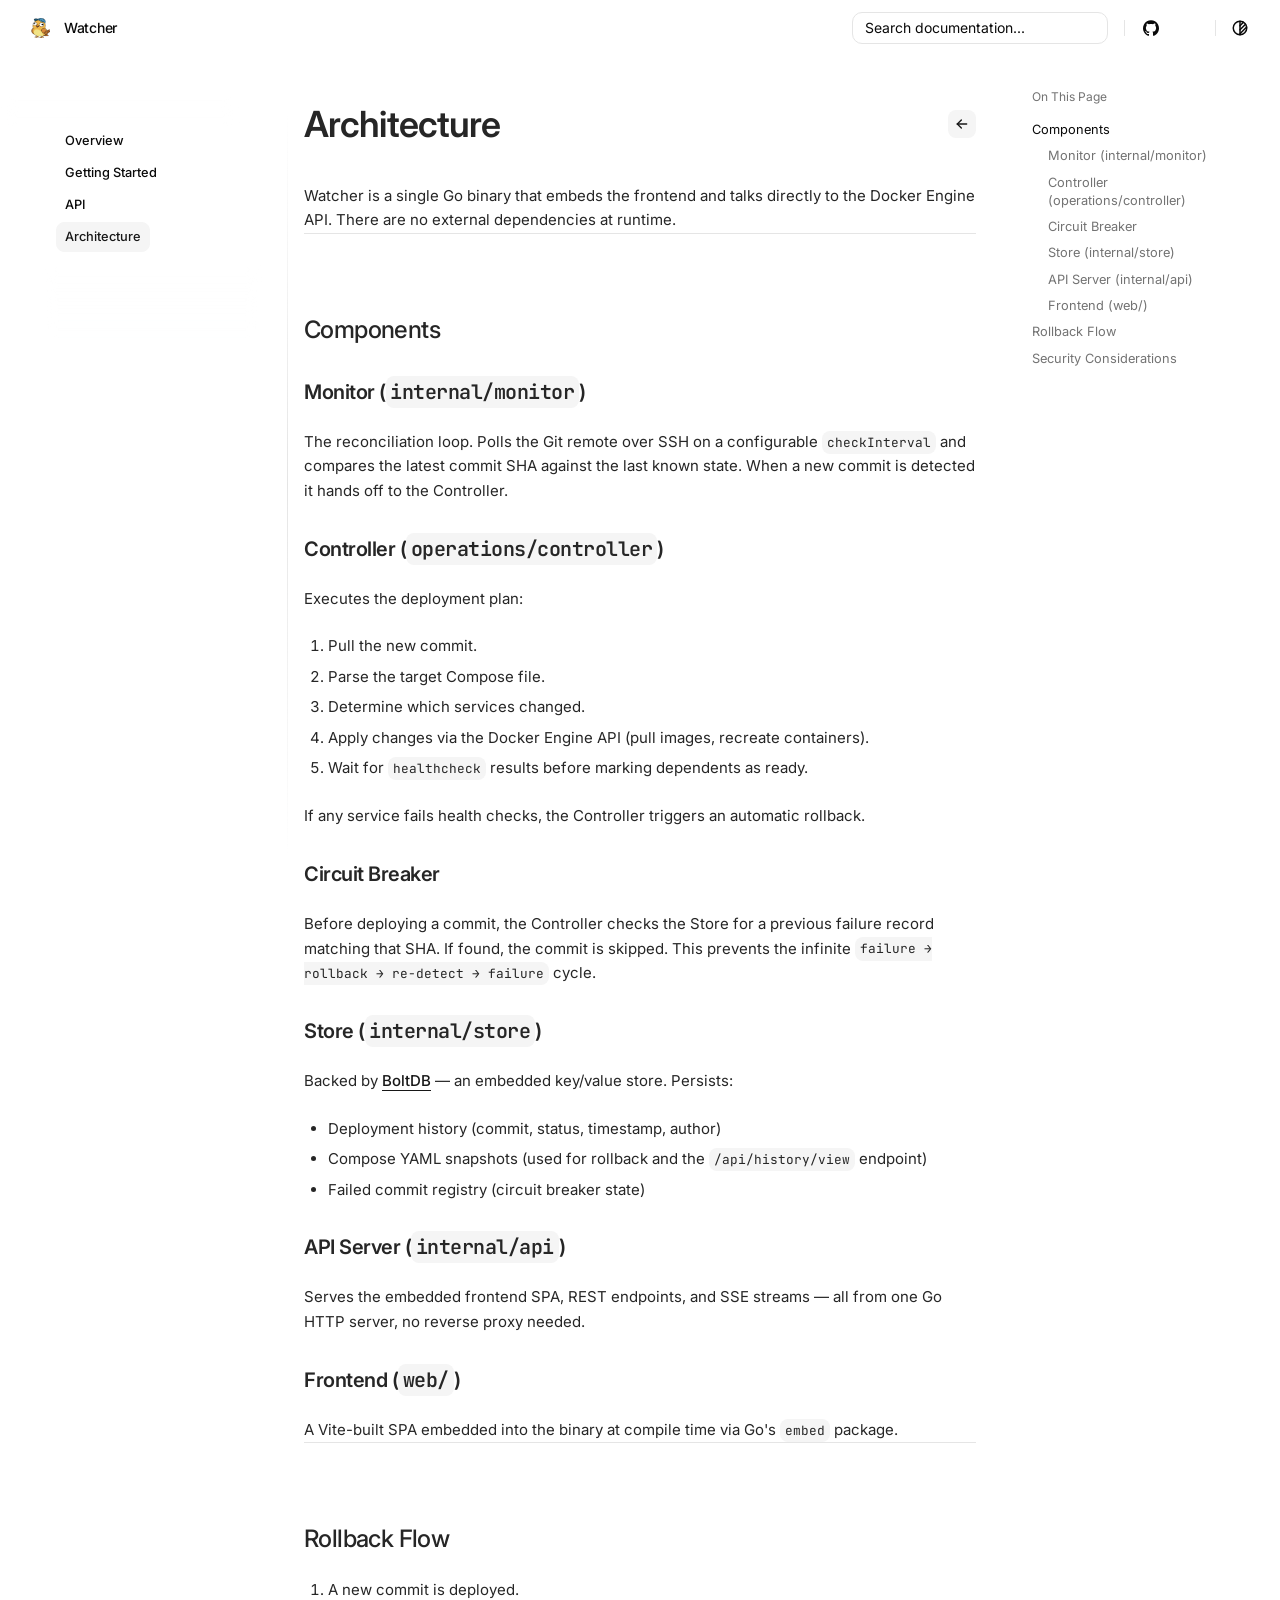
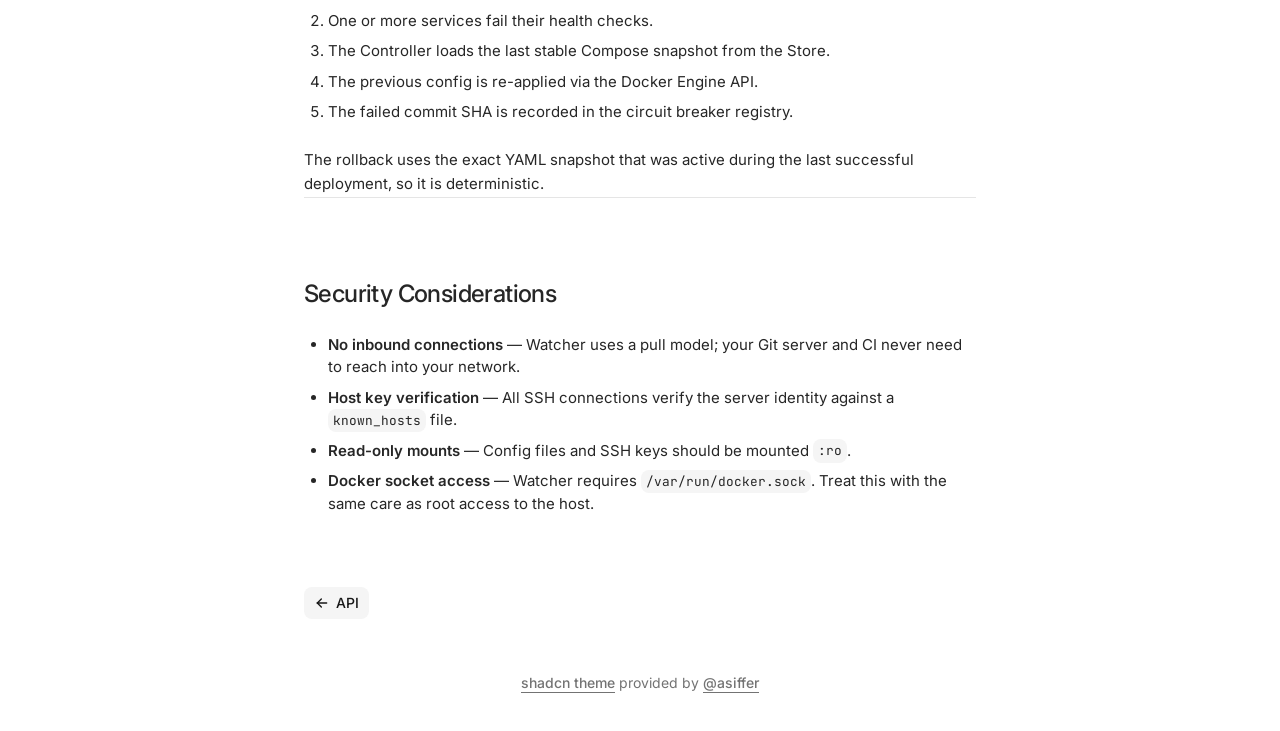
<file: architecture/index.html>
<!DOCTYPE html>
<html lang="en">

<head>
    <script>
        const base_url = "https://watcher.sithukyaw.me/"; /* for search plugin notably */
    </script>
    <script>
    const darkTheme = window.matchMedia("(prefers-color-scheme: dark)");
    darkTheme.onchange = (e) => {
        if (e.matches) {
            document.documentElement.classList.add("dark")
            localStorage.theme = 'dark';
        } else {
            document.documentElement.classList.remove("dark")
            localStorage.removeItem("theme")
        }
    };

    // On page load. Priotiry to lcaolStorage
    if (localStorage.theme === "dark") {
        document.documentElement.classList.add("dark")
    } else if (localStorage.theme === "light") {
        document.documentElement.classList.remove("dark")
    } else if (darkTheme.matches) {
        document.documentElement.classList.add("dark")
    } else {
        document.documentElement.classList.remove("dark")
    }

    // set the layout based on localStorage
    document.documentElement.classList.add(localStorage.getItem("html-layout") || "layout-fixed");
</script>


    <meta charset="UTF-8">
    <meta name="viewport" content="width=device-width, initial-scale=1">

    


<title>Architecture</title>









<link rel="canonical" href="https://watcher.sithukyaw.me/architecture/">


<!-- Open Graph (Facebook, LinkedIn) -->

<meta property="og:title" content="Architecture">





<meta property="og:url" content="https://watcher.sithukyaw.me/architecture/">






<!-- Twitter Card -->

<meta name="twitter:title" content="Architecture">






<!-- JSON-LD Structured Data -->



    <link rel="icon" href="../assets/watcher-logo.png">

    <link href="../css/base.css" rel="stylesheet">
    <link href="../css/geist.css" rel="stylesheet">

    
    

<link id="pygments-light" rel="stylesheet"
    href="../css/pygments/shadcn-light.css">
<link id="pygments-dark" rel="stylesheet"
    href="../css/pygments/github-dark.css"
    media="(prefers-color-scheme: dark)">


    
    <link href="../stylesheets/theme.css" rel="stylesheet">

    

    <script src="../js/callbacks.js"></script>

    

    

    

    
    <script>
    document.addEventListener("DOMContentLoaded", function () {
        document.querySelectorAll("a.headerlink").forEach(function (link) {
            link.addEventListener("click", function (e) {
                e.preventDefault();

                // Build the full URL with the anchor fragment
                const url = window.location.origin + window.location.pathname + this.getAttribute("href");

                navigator.clipboard.writeText(url).then(function () {
                    // Optional: brief visual feedback
                });
            });
        });
    });
</script>
    

</head>

<body
    class="text-foreground group/body overscroll-none font-sans antialiased [--footer-height:calc(var(--spacing)*14)] [--header-height:calc(var(--spacing)*14)] xl:[--footer-height:calc(var(--spacing)*24)] theme-default">
    <div id="inner-body" class="bg-background relative z-10 flex min-h-svh flex-col">
        <header class="bg-background sticky top-0 z-50 w-full" view-transition-name="header">
    <div class="container-wrapper 3xl:fixed:px-0 px-6">
        <div class="3xl:fixed:container flex h-(--header-height) items-center gap-2 **:data-[slot=separator]:!h-4">
            <button id="menu-button" data-slot="popover-trigger" onclick="onMobileMenuButtonClick(event)"
                class="group whitespace-nowrap rounded-md text-sm font-medium transition-all disabled:pointer-events-none disabled:opacity-50 [&amp;_svg]:pointer-events-none [&amp;_svg:not([class*='size-'])]:size-4 shrink-0 [&amp;_svg]:shrink-0 outline-none focus-visible:border-ring focus-visible:ring-ring/50 aria-invalid:ring-destructive/20 dark:aria-invalid:ring-destructive/40 aria-invalid:border-destructive hover:text-accent-foreground px-4 py-2 has-[&gt;svg]:px-3 extend-touch-target h-8 touch-manipulation items-center justify-start gap-2.5 !p-0 hover:bg-transparent focus-visible:bg-transparent focus-visible:ring-0 active:bg-transparent dark:hover:bg-transparent flex lg:hidden"
                type="button" aria-haspopup="dialog" aria-expanded="false" aria-controls="radix-«Rmplb»"
                data-state="closed">
                <div class="relative flex h-8 w-4 items-center justify-center">
                    <div class="relative size-4">
                        <!-- 16px x 16px -->
                        <svg xmlns="http://www.w3.org/2000/svg" viewBox="0 0 16 16" fill="none" stroke="currentColor"
                            stroke-width="2" stroke-linecap="round" stroke-linejoin="round">
                            <line x1="0" x2="16" y1="5" y2="5"
                                class="group-data-[state=open]:translate-y-[2.25px] group-data-[state=open]:-translate-x-[2.25px] group-data-[state=open]:rotate-45 transition-all duration-300 origin-center" />
                            <line x1="0" x2="16" y1="11" y2="11"
                                class="group-data-[state=open]:-translate-y-[2.25px] group-data-[state=open]:-translate-x-[2.25px] group-data-[state=open]:-rotate-45 transition-all duration-300 origin-center" />
                        </svg>
                    </div>

                    <span class="sr-only">Toggle Menu</span>
                </div>
                <span class="flex h-8 items-center text-lg leading-none font-medium">Menu</span>
            </button>
            <a data-slot="button"
                class="items-center justify-center gap-2 whitespace-nowrap rounded-md text-sm font-medium transition-all disabled:pointer-events-none disabled:opacity-50 [&_svg]:pointer-events-none [&_svg:not([class*='size-'])]:size-5 shrink-0 [&_svg]:shrink-0 outline-none focus-visible:border-ring focus-visible:ring-ring/50 focus-visible:ring-[3px] aria-invalid:ring-destructive/20 dark:aria-invalid:ring-destructive/40 aria-invalid:border-destructive hover:bg-accent hover:text-accent-foreground dark:hover:bg-accent/50 hidden h-8 lg:flex"
                href="https://watcher.sithukyaw.me/">
                <span class="size-8 flex flex-row justify-center items-center">
                    

<img class="size-5" src="../assets/watcher-logo.png" alt="icon">


                </span>

                
                <h1 class="pr-2">Watcher</h1>
                
            </a>
            
            <nav class="items-center gap-0.5 hidden lg:flex">
    
</nav>
            
            <div class="ml-auto flex items-center gap-2 md:flex-1 md:justify-end">
                <div class="hidden w-full flex-1 md:flex md:w-auto md:flex-none">
                    <div class="hidden w-full flex-1 md:flex md:w-auto md:flex-none">
    <button onclick="onSearchBarClick(event)" data-slot="dialog-trigger" data-variant="outline" data-size="default" class="inline-flex shrink-0 items-center gap-2 text-sm whitespace-nowrap transition-all outline-none focus-visible:border-ring focus-visible:ring-[3px] focus-visible:ring-ring/50 disabled:pointer-events-none disabled:opacity-50 aria-invalid:border-destructive aria-invalid:ring-destructive/20 dark:aria-invalid:ring-destructive/40 [&amp;_svg]:pointer-events-none [&amp;_svg]:shrink-0 [&amp;_svg:not([class*='size-'])]:size-4 border bg-background hover:text-accent-foreground dark:border-input dark:hover:bg-input/50 px-4 py-2 has-[&gt;svg]:px-3 relative h-8 w-full justify-start rounded-lg pl-3 font-normal text-foreground shadow-none hover:bg-muted/50 sm:pr-12 md:w-48 lg:w-56 xl:w-64 dark:bg-card" type="button" aria-haspopup="dialog" aria-expanded="false" aria-controls="radix-_r_1_" data-state="closed">
        <span class="hidden lg:inline-flex">Search documentation...</span>
        <span class="inline-flex lg:hidden">Search...</span>
    </button>
</div>
<dialog id="search-dialog" onclick="onSearchDialogClick(event)"
    class="fixed top-1/2 left-1/2 -translate-x-1/2 -translate-y-1/2 bg-background rounded-lg shadow-lg border overflow-hidden p-0">
    <div class="w-lg gap-4">
        <div class="flex h-full w-full flex-col overflow-hidden rounded-md bg-popover text-popover-foreground">
            <div data-slot="command-input-wrapper" class="flex h-9 items-center gap-2 border-b px-3"><svg
                    xmlns="http://www.w3.org/2000/svg" width="24" height="24" viewBox="0 0 24 24" fill="none"
                    stroke="currentColor" stroke-width="2" stroke-linecap="round" stroke-linejoin="round"
                    class="lucide lucide-search size-4 shrink-0 opacity-50">
                    <circle cx="11" cy="11" r="8"></circle>
                    <path d="m21 21-4.3-4.3"></path>
                </svg>
                <input data-slot="command-input"
                    class="placeholder:text-muted-foreground flex h-10 w-full rounded-md bg-transparent py-3 text-sm outline-hidden disabled:cursor-not-allowed disabled:opacity-50"
                    placeholder="Search documentation..." cmdk-input="" autocomplete="off" autocorrect="off"
                    spellcheck="false" aria-autocomplete="list" role="combobox" aria-expanded="true"
                    aria-controls="radix-«r1t6»" aria-labelledby="radix-«r1t7»" id="radix-«r1t8»" type="text" value=""
                    aria-activedescendant="radix-«r1th»" oninput="onInputHandler(event)">
            </div>
        </div>
        <div id="mkdocs-search-results">
            <!-- search results go there -->
        </div>
    </div>
</dialog>
<script>
    document.removeEventListener("keydown", searchShortcutHandler);
    document.addEventListener("keydown", searchShortcutHandler);
</script>
                </div>
                
                <div data-orientation="vertical" role="none" data-slot="separator"
                    class="bg-border shrink-0 data-[orientation=horizontal]:h-px data-[orientation=horizontal]:w-full data-[orientation=vertical]:h-full data-[orientation=vertical]:w-px ml-2 hidden lg:block">
                </div>
                <a target="_blank" rel="noreferrer" data-slot="button"
                    class="inline-flex items-center justify-center whitespace-nowrap text-sm font-medium transition-all disabled:pointer-events-none disabled:opacity-50 [&amp;_svg]:pointer-events-none [&amp;_svg:not([class*='size-'])]:size-4 shrink-0 [&amp;_svg]:shrink-0 outline-none focus-visible:border-ring focus-visible:ring-ring/50 focus-visible:ring-[3px] aria-invalid:ring-destructive/20 dark:aria-invalid:ring-destructive/40 aria-invalid:border-destructive hover:bg-accent hover:text-accent-foreground dark:hover:bg-accent/50 rounded-md gap-1.5 px-3 has-[&gt;svg]:px-2.5 h-8 shadow-none"
                    href="https://github.com/Sithukyaw666/Watcher">
                    <svg viewBox="0 0 438.549 438.549">
                        <path fill="currentColor"
                            d="M409.132 114.573c-19.608-33.596-46.205-60.194-79.798-79.8-33.598-19.607-70.277-29.408-110.063-29.408-39.781 0-76.472 9.804-110.063 29.408-33.596 19.605-60.192 46.204-79.8 79.8C9.803 148.168 0 184.854 0 224.63c0 47.78 13.94 90.745 41.827 128.906 27.884 38.164 63.906 64.572 108.063 79.227 5.14.954 8.945.283 11.419-1.996 2.475-2.282 3.711-5.14 3.711-8.562 0-.571-.049-5.708-.144-15.417a2549.81 2549.81 0 01-.144-25.406l-6.567 1.136c-4.187.767-9.469 1.092-15.846 1-6.374-.089-12.991-.757-19.842-1.999-6.854-1.231-13.229-4.086-19.13-8.559-5.898-4.473-10.085-10.328-12.56-17.556l-2.855-6.57c-1.903-4.374-4.899-9.233-8.992-14.559-4.093-5.331-8.232-8.945-12.419-10.848l-1.999-1.431c-1.332-.951-2.568-2.098-3.711-3.429-1.142-1.331-1.997-2.663-2.568-3.997-.572-1.335-.098-2.43 1.427-3.289 1.525-.859 4.281-1.276 8.28-1.276l5.708.853c3.807.763 8.516 3.042 14.133 6.851 5.614 3.806 10.229 8.754 13.846 14.842 4.38 7.806 9.657 13.754 15.846 17.847 6.184 4.093 12.419 6.136 18.699 6.136 6.28 0 11.704-.476 16.274-1.423 4.565-.952 8.848-2.383 12.847-4.285 1.713-12.758 6.377-22.559 13.988-29.41-10.848-1.14-20.601-2.857-29.264-5.14-8.658-2.286-17.605-5.996-26.835-11.14-9.235-5.137-16.896-11.516-22.985-19.126-6.09-7.614-11.088-17.61-14.987-29.979-3.901-12.374-5.852-26.648-5.852-42.826 0-23.035 7.52-42.637 22.557-58.817-7.044-17.318-6.379-36.732 1.997-58.24 5.52-1.715 13.706-.428 24.554 3.853 10.85 4.283 18.794 7.952 23.84 10.994 5.046 3.041 9.089 5.618 12.135 7.708 17.705-4.947 35.976-7.421 54.818-7.421s37.117 2.474 54.823 7.421l10.849-6.849c7.419-4.57 16.18-8.758 26.262-12.565 10.088-3.805 17.802-4.853 23.134-3.138 8.562 21.509 9.325 40.922 2.279 58.24 15.036 16.18 22.559 35.787 22.559 58.817 0 16.178-1.958 30.497-5.853 42.966-3.9 12.471-8.941 22.457-15.125 29.979-6.191 7.521-13.901 13.85-23.131 18.986-9.232 5.14-18.182 8.85-26.84 11.136-8.662 2.286-18.415 4.004-29.263 5.146 9.894 8.562 14.842 22.077 14.842 40.539v60.237c0 3.422 1.19 6.279 3.572 8.562 2.379 2.279 6.136 2.95 11.276 1.995 44.163-14.653 80.185-41.062 108.068-79.226 27.88-38.161 41.825-81.126 41.825-128.906-.01-39.771-9.818-76.454-29.414-110.049z">
                        </path>
                    </svg>
                    
                    <span id="stargazers" class="text-muted-foreground w-8 text-xs tabular-nums" onload="test()">
                    </span>
                    
                </a>
                
                <div data-orientation="vertical" role="none" data-slot="separator"
                    class="bg-border shrink-0 data-[orientation=horizontal]:h-px data-[orientation=horizontal]:w-full data-[orientation=vertical]:h-full data-[orientation=vertical]:w-px 3xl:flex hidden">
                </div>
                <button data-slot="button"
                    class="items-center justify-center gap-2 whitespace-nowrap rounded-md text-sm font-medium transition-all disabled:pointer-events-none disabled:opacity-50 [&amp;_svg]:pointer-events-none [&amp;_svg:not([class*='size-'])]:size-4 shrink-0 [&amp;_svg]:shrink-0 outline-none focus-visible:border-ring focus-visible:ring-ring/50 focus-visible:ring-[3px] aria-invalid:ring-destructive/20 dark:aria-invalid:ring-destructive/40 aria-invalid:border-destructive hover:bg-accent hover:text-accent-foreground dark:hover:bg-accent/50 size-8 3xl:flex hidden"
                    title="Toggle layout" onclick="toggleLayout(event)">
                    <span class="sr-only">Toggle layout</span>
                    <svg xmlns="http://www.w3.org/2000/svg" width="24" height="24" viewBox="0 0 24 24" fill="none"
                        stroke="currentColor" stroke-width="2" stroke-linecap="round" stroke-linejoin="round"
                        class="lucide lucide-gallery-horizontal">
                        <path d="M2 3v18"></path>
                        <rect width="12" height="18" x="6" y="3" rx="2"></rect>
                        <path d="M22 3v18"></path>
                    </svg>
                </button>
                <div data-orientation="vertical" role="none" data-slot="separator"
                    class="bg-border shrink-0 data-[orientation=horizontal]:h-px data-[orientation=horizontal]:w-full data-[orientation=vertical]:h-full data-[orientation=vertical]:w-px">
                </div>
                <button data-slot="button"
                    class="inline-flex items-center justify-center gap-2 whitespace-nowrap rounded-md text-sm font-medium transition-all disabled:pointer-events-none disabled:opacity-50 [&amp;_svg]:pointer-events-none [&amp;_svg:not([class*='size-'])]:size-4 shrink-0 [&amp;_svg]:shrink-0 outline-none focus-visible:border-ring focus-visible:ring-ring/50 focus-visible:ring-[3px] aria-invalid:ring-destructive/20 dark:aria-invalid:ring-destructive/40 aria-invalid:border-destructive hover:bg-accent hover:text-accent-foreground dark:hover:bg-accent/50 group/toggle extend-touch-target size-8"
                    title="Toggle theme" onclick="onThemeSwitch(event)">
                    <svg xmlns="http://www.w3.org/2000/svg" width="24" height="24" viewBox="0 0 24 24" fill="none"
                        stroke="currentColor" stroke-width="2" stroke-linecap="round" stroke-linejoin="round"
                        class="size-4.5">
                        <path stroke="none" d="M0 0h24v24H0z" fill="none"></path>
                        <path d="M12 12m-9 0a9 9 0 1 0 18 0a9 9 0 1 0 -18 0"></path>
                        <path d="M12 3l0 18"></path>
                        <path d="M12 9l4.65 -4.65"></path>
                        <path d="M12 14.3l7.37 -7.37"></path>
                        <path d="M12 19.6l8.85 -8.85"></path>
                    </svg>
                    <span class="sr-only">Toggle theme</span>
                </button>
            </div>
        </div>
    </div>
</header>
        <main class="flex flex-1 flex-col">
            <div class="container-wrapper flex flex-1 flex-col px-2">
                <div data-slot="sidebar-wrapper"
                    style="--sidebar-width:calc(var(--spacing) * 72);--sidebar-width-icon:3rem;"
                    class="group/sidebar-wrapper has-data-[variant=inset]:bg-sidebar flex w-full 3xl:fixed:container 3xl:fixed:px-3 min-h-min flex-1 items-start px-0 [--sidebar-width:220px] [--top-spacing:0] lg:grid lg:grid-cols-[var(--sidebar-width)_minmax(0,1fr)] lg:[--sidebar-width:240px] lg:[--top-spacing:calc(var(--spacing)*4)]">
                    <div data-slot="sidebar"
                        class="w-(--sidebar-width) flex-col text-sidebar-foreground sticky top-[calc(var(--header-height)+0.6rem)] z-30 hidden h-[calc(100svh-10rem)] overscroll-none bg-transparent [--sidebar-menu-width:--spacing(56)] lg:flex">
                        <div class="h-9"></div>
                        <div
                            class="absolute top-8 z-10 h-8 w-(--sidebar-menu-width) shrink-0 bg-gradient-to-b from-background via-background/80 to-background/50 blur-xs">
                        </div>
                        <div
                            class="absolute top-12 right-2 bottom-0 hidden h-full w-px bg-gradient-to-b from-transparent via-border to-transparent lg:flex">
                        </div>
                        <div data-slot="sidebar-content" data-sidebar="content" view-transition-name="sidebar"
                            class="flex min-h-0 flex-1 flex-col gap-2 overflow-auto group-data-[collapsible=icon]:overflow-hidden mx-auto no-scrollbar w-(--sidebar-menu-width) overflow-x-hidden px-2">
                            














<div data-slot="sidebar-group" data-sidebar="group" class="relative flex w-full min-w-0 flex-col p-2 pt-6">
    <div data-slot="sidebar-group-content" data-sidebar="group-content" class="w-full text-sm">
        <ul data-slot="sidebar-menu" data-sidebar="menu" class="flex w-full min-w-0 flex-col gap-0.5">
            
            
            <li data-slot="sidebar-menu-item" data-sidebar="menu-item" class="group/menu-item relative">
    <a data-slot="sidebar-menu-button" data-active="false" data-sidebar="menu-button"
        data-size="default" href="/"
        class="hpeer/menu-button flex items-center gap-2 rounded-md p-2 text-left ring-sidebar-ring outline-hidden transition-[width,height,padding] group-has-data-[sidebar=menu-action]/menu-item:pr-8 group-data-[collapsible=icon]:size-8! group-data-[collapsible=icon]:p-2! focus-visible:ring-2 active:bg-sidebar-accent active:text-sidebar-accent-foreground disabled:pointer-events-none disabled:opacity-50 aria-disabled:pointer-events-none aria-disabled:opacity-50 data-[active=true]:font-medium data-[active=true]:text-sidebar-accent-foreground data-[state=open]:hover:bg-sidebar-accent data-[state=open]:hover:text-sidebar-accent-foreground [&>span:last-child]:truncate [&>svg]:size-4 [&>svg]:shrink-0 hover:bg-sidebar-accent hover:text-sidebar-accent-foreground relative h-[30px] w-fit overflow-visible border border-transparent text-[0.8rem] font-medium after:absolute after:inset-x-0 after:-inset-y-1 after:z-0 after:rounded-md data-[active=true]:border-accent data-[active=true]:bg-accent 3xl:fixed:w-full 3xl:fixed:max-w-48">

        
        Overview
        

        

        

        
    </a>
</li>
            
            
            
            <li data-slot="sidebar-menu-item" data-sidebar="menu-item" class="group/menu-item relative">
    <a data-slot="sidebar-menu-button" data-active="false" data-sidebar="menu-button"
        data-size="default" href="/getting-started/"
        class="hpeer/menu-button flex items-center gap-2 rounded-md p-2 text-left ring-sidebar-ring outline-hidden transition-[width,height,padding] group-has-data-[sidebar=menu-action]/menu-item:pr-8 group-data-[collapsible=icon]:size-8! group-data-[collapsible=icon]:p-2! focus-visible:ring-2 active:bg-sidebar-accent active:text-sidebar-accent-foreground disabled:pointer-events-none disabled:opacity-50 aria-disabled:pointer-events-none aria-disabled:opacity-50 data-[active=true]:font-medium data-[active=true]:text-sidebar-accent-foreground data-[state=open]:hover:bg-sidebar-accent data-[state=open]:hover:text-sidebar-accent-foreground [&>span:last-child]:truncate [&>svg]:size-4 [&>svg]:shrink-0 hover:bg-sidebar-accent hover:text-sidebar-accent-foreground relative h-[30px] w-fit overflow-visible border border-transparent text-[0.8rem] font-medium after:absolute after:inset-x-0 after:-inset-y-1 after:z-0 after:rounded-md data-[active=true]:border-accent data-[active=true]:bg-accent 3xl:fixed:w-full 3xl:fixed:max-w-48">

        
        Getting Started
        

        

        

        
    </a>
</li>
            
            
            
            <li data-slot="sidebar-menu-item" data-sidebar="menu-item" class="group/menu-item relative">
    <a data-slot="sidebar-menu-button" data-active="false" data-sidebar="menu-button"
        data-size="default" href="/api/"
        class="hpeer/menu-button flex items-center gap-2 rounded-md p-2 text-left ring-sidebar-ring outline-hidden transition-[width,height,padding] group-has-data-[sidebar=menu-action]/menu-item:pr-8 group-data-[collapsible=icon]:size-8! group-data-[collapsible=icon]:p-2! focus-visible:ring-2 active:bg-sidebar-accent active:text-sidebar-accent-foreground disabled:pointer-events-none disabled:opacity-50 aria-disabled:pointer-events-none aria-disabled:opacity-50 data-[active=true]:font-medium data-[active=true]:text-sidebar-accent-foreground data-[state=open]:hover:bg-sidebar-accent data-[state=open]:hover:text-sidebar-accent-foreground [&>span:last-child]:truncate [&>svg]:size-4 [&>svg]:shrink-0 hover:bg-sidebar-accent hover:text-sidebar-accent-foreground relative h-[30px] w-fit overflow-visible border border-transparent text-[0.8rem] font-medium after:absolute after:inset-x-0 after:-inset-y-1 after:z-0 after:rounded-md data-[active=true]:border-accent data-[active=true]:bg-accent 3xl:fixed:w-full 3xl:fixed:max-w-48">

        
        API
        

        

        

        
    </a>
</li>
            
            
            
            <li data-slot="sidebar-menu-item" data-sidebar="menu-item" class="group/menu-item relative">
    <a data-slot="sidebar-menu-button" data-active="true" data-sidebar="menu-button"
        data-size="default" href="/architecture/"
        class="hpeer/menu-button flex items-center gap-2 rounded-md p-2 text-left ring-sidebar-ring outline-hidden transition-[width,height,padding] group-has-data-[sidebar=menu-action]/menu-item:pr-8 group-data-[collapsible=icon]:size-8! group-data-[collapsible=icon]:p-2! focus-visible:ring-2 active:bg-sidebar-accent active:text-sidebar-accent-foreground disabled:pointer-events-none disabled:opacity-50 aria-disabled:pointer-events-none aria-disabled:opacity-50 data-[active=true]:font-medium data-[active=true]:text-sidebar-accent-foreground data-[state=open]:hover:bg-sidebar-accent data-[state=open]:hover:text-sidebar-accent-foreground [&>span:last-child]:truncate [&>svg]:size-4 [&>svg]:shrink-0 hover:bg-sidebar-accent hover:text-sidebar-accent-foreground relative h-[30px] w-fit overflow-visible border border-transparent text-[0.8rem] font-medium after:absolute after:inset-x-0 after:-inset-y-1 after:z-0 after:rounded-md data-[active=true]:border-accent data-[active=true]:bg-accent 3xl:fixed:w-full 3xl:fixed:max-w-48">

        
        Architecture
        

        

        

        
    </a>
</li>
            
            
        </ul>
    </div>
</div>






<div class="sticky -bottom-1 z-10 h-16 shrink-0 bg-gradient-to-t from-background via-background/80 to-background/50 blur-xs"></div>
                        </div>
                    </div>
                    <div class="h-full w-full">
                        <div data-slot="docs" class="flex items-stretch text-[1.05rem] sm:text-[15px] xl:w-full">
                            <div class="flex min-w-0 flex-1 flex-col">
                                <div class="h-(--top-spacing) shrink-0"></div>
                                <article class="w-full" view-transition-name="page">
  <div class="flex flex-col gap-2">
    <div class="flex flex-col gap-2">
      <div id="page-header" class="flex items-start justify-between">
        <h1 class="scroll-m-20 text-4xl font-semibold tracking-tight sm:text-3xl xl:text-4xl">
          Architecture
        </h1>

        <div class="flex items-center gap-2 pt-1.5">
          
<button onclick="fetch(`https://watcher.sithukyaw.me/architecture.md`).then((r) => r.blob()).then((blob) => navigator.clipboard.write([new ClipboardItem({ 'text/plain': blob })]))" 
        data-slot="button" 
        class="cursor-pointer inline-flex items-center justify-center whitespace-nowrap text-sm font-medium transition-all disabled:pointer-events-none disabled:opacity-50 [&_svg]:pointer-events-none [&_svg:not([class*='size-'])]:size-4 shrink-0 [&_svg]:shrink-0 outline-none focus-visible:border-ring focus-visible:ring-ring/50 focus-visible:ring-[3px] aria-invalid:ring-destructive/20 dark:aria-invalid:ring-destructive/40 aria-invalid:border-destructive bg-secondary text-secondary-foreground hover:bg-secondary/80 rounded-md gap-1.5 px-3 has-[&>svg]:px-2.5 h-8 shadow-none md:h-7 md:text-[0.8rem]">
<svg xmlns="http://www.w3.org/2000/svg" width="24" height="24" viewBox="0 0 24 24" fill="none" stroke="currentColor" stroke-width="2" stroke-linecap="round" stroke-linejoin="round" class="tabler-icon tabler-icon-copy ">
    <path d="M7 7m0 2.667a2.667 2.667 0 0 1 2.667 -2.667h8.666a2.667 2.667 0 0 1 2.667 2.667v8.666a2.667 2.667 0 0 1 -2.667 2.667h-8.666a2.667 2.667 0 0 1 -2.667 -2.667z"></path><path d="M4.012 16.737a2.005 2.005 0 0 1 -1.012 -1.737v-10c0 -1.1 .9 -2 2 -2h10c.75 0 1.158 .385 1.5 1"></path>
</svg>
<span class="max-md:hidden">Copy Page</span>
</button>
          
          <a data-slot="button" id="previous-button"
            class="inline-flex items-center justify-center gap-2 whitespace-nowrap rounded-md text-sm font-medium transition-all disabled:pointer-events-none disabled:opacity-50 [&amp;_svg]:pointer-events-none [&amp;_svg:not([class*='size-'])]:size-4 shrink-0 [&amp;_svg]:shrink-0 outline-none focus-visible:border-ring focus-visible:ring-ring/50 focus-visible:ring-[3px] aria-invalid:ring-destructive/20 dark:aria-invalid:ring-destructive/40 aria-invalid:border-destructive bg-secondary text-secondary-foreground hover:bg-secondary/80 extend-touch-target size-8 shadow-none md:size-7"
            href="/api/">
            <svg xmlns="http://www.w3.org/2000/svg" width="24" height="24" viewBox="0 0 24 24" fill="none"
              stroke="currentColor" stroke-width="2" stroke-linecap="round" stroke-linejoin="round"
              class="tabler-icon tabler-icon-arrow-left">
              <path d="M5 12l14 0"></path>
              <path d="M5 12l6 6"></path>
              <path d="M5 12l6 -6"></path>
            </svg>
            <span class="sr-only">Previous</span>
          </a>
          
          
        </div>
      </div>
      
    </div>
    <div class="flex justify-end items-center">
       
    </div>
  </div>
  <div class="typography w-full flex-1 *:data-[slot=alert]:first:mt-0">
    <p>Watcher is a single Go binary that embeds the frontend and talks directly to the Docker Engine API. There are no external dependencies at runtime.</p>
<hr />
<h2 id="components">Components<a class="headerlink" href="#components" title="Permanent link">&para;</a></h2>
<h3 id="monitor-internalmonitor">Monitor (<code>internal/monitor</code>)<a class="headerlink" href="#monitor-internalmonitor" title="Permanent link">&para;</a></h3>
<p>The reconciliation loop. Polls the Git remote over SSH on a configurable <code>checkInterval</code> and compares the latest commit SHA against the last known state. When a new commit is detected it hands off to the Controller.</p>
<h3 id="controller-operationscontroller">Controller (<code>operations/controller</code>)<a class="headerlink" href="#controller-operationscontroller" title="Permanent link">&para;</a></h3>
<p>Executes the deployment plan:</p>
<ol>
<li>Pull the new commit.</li>
<li>Parse the target Compose file.</li>
<li>Determine which services changed.</li>
<li>Apply changes via the Docker Engine API (pull images, recreate containers).</li>
<li>Wait for <code>healthcheck</code> results before marking dependents as ready.</li>
</ol>
<p>If any service fails health checks, the Controller triggers an automatic rollback.</p>
<h3 id="circuit-breaker">Circuit Breaker<a class="headerlink" href="#circuit-breaker" title="Permanent link">&para;</a></h3>
<p>Before deploying a commit, the Controller checks the Store for a previous failure record matching that SHA. If found, the commit is skipped. This prevents the infinite <code>failure → rollback → re-detect → failure</code> cycle.</p>
<h3 id="store-internalstore">Store (<code>internal/store</code>)<a class="headerlink" href="#store-internalstore" title="Permanent link">&para;</a></h3>
<p>Backed by <a href="https://github.com/etcd-io/bbolt">BoltDB</a> — an embedded key/value store. Persists:</p>
<ul>
<li>Deployment history (commit, status, timestamp, author)</li>
<li>Compose YAML snapshots (used for rollback and the <code>/api/history/view</code> endpoint)</li>
<li>Failed commit registry (circuit breaker state)</li>
</ul>
<h3 id="api-server-internalapi">API Server (<code>internal/api</code>)<a class="headerlink" href="#api-server-internalapi" title="Permanent link">&para;</a></h3>
<p>Serves the embedded frontend SPA, REST endpoints, and SSE streams — all from one Go HTTP server, no reverse proxy needed.</p>
<h3 id="frontend-web">Frontend (<code>web/</code>)<a class="headerlink" href="#frontend-web" title="Permanent link">&para;</a></h3>
<p>A Vite-built SPA embedded into the binary at compile time via Go's <code>embed</code> package.</p>
<hr />
<h2 id="rollback-flow">Rollback Flow<a class="headerlink" href="#rollback-flow" title="Permanent link">&para;</a></h2>
<ol>
<li>A new commit is deployed.</li>
<li>One or more services fail their health checks.</li>
<li>The Controller loads the last stable Compose snapshot from the Store.</li>
<li>The previous config is re-applied via the Docker Engine API.</li>
<li>The failed commit SHA is recorded in the circuit breaker registry.</li>
</ol>
<p>The rollback uses the exact YAML snapshot that was active during the last successful deployment, so it is deterministic.</p>
<hr />
<h2 id="security-considerations">Security Considerations<a class="headerlink" href="#security-considerations" title="Permanent link">&para;</a></h2>
<ul>
<li><strong>No inbound connections</strong> — Watcher uses a pull model; your Git server and CI never need to reach into your network.</li>
<li><strong>Host key verification</strong> — All SSH connections verify the server identity against a <code>known_hosts</code> file.</li>
<li><strong>Read-only mounts</strong> — Config files and SSH keys should be mounted <code>:ro</code>.</li>
<li><strong>Docker socket access</strong> — Watcher requires <code>/var/run/docker.sock</code>. Treat this with the same care as root access to the host.</li>
</ul>
  </div>
  
  <script>
    document.querySelectorAll('article h2, article h3').forEach((header) => {
      toc.observer.observe(header);
    });
  </script>
</article>
                                <div class="mx-auto flex flex-wrap h-16 w-full max-w-2xl items-center gap-2 px-4 md:px-0">
    
    <a data-slot="button"
        class="inline-flex items-center justify-center whitespace-nowrap text-sm font-medium transition-all disabled:pointer-events-none disabled:opacity-50 [&amp;_svg]:pointer-events-none [&amp;_svg:not([class*='size-'])]:size-4 shrink-0 [&amp;_svg]:shrink-0 outline-none focus-visible:border-ring focus-visible:ring-ring/50 focus-visible:ring-[3px] aria-invalid:ring-destructive/20 dark:aria-invalid:ring-destructive/40 aria-invalid:border-destructive bg-secondary text-secondary-foreground hover:bg-secondary/80 h-8 rounded-md gap-1.5 px-3 has-[&gt;svg]:px-2.5 shadow-none"
        href="/api/">
        <svg xmlns="http://www.w3.org/2000/svg" width="24" height="24" viewBox="0 0 24 24" fill="none"
            stroke="currentColor" stroke-width="2" stroke-linecap="round" stroke-linejoin="round"
            class="tabler-icon tabler-icon-arrow-left ">
            <path d="M5 12l14 0"></path>
            <path d="M5 12l6 6"></path>
            <path d="M5 12l6 -6"></path>
        </svg>
        <span class="max-[500px]:hidden">API</span>
    </a>
    
    
</div>
                                <dialog id="bottom-sidebar" onclick="onBottomSidebarDialogClick(event)" class="bg-transparent"
    style="position: fixed; left: 0px; top: 0px; transform: translate(0px, 58px); min-width: max-content; --radix-popper-transform-origin: 0% 0px; will-change: transform; z-index: 50; --radix-popper-available-width: 504px; --radix-popper-available-height: 857px; --radix-popper-anchor-width: 72.94999694824219px; --radix-popper-anchor-height: 32px;">
    <div data-side="bottom" data-align="start" data-state="open" role="dialog" data-slot="popover-content"
        class="text-popover-foreground data-[state=open]:animate-in data-[state=closed]:animate-out data-[state=closed]:fade-out-0 data-[state=open]:fade-in-0 data-[state=closed]:zoom-out-95 data-[state=open]:zoom-in-95 data-[side=bottom]:slide-in-from-top-2 data-[side=left]:slide-in-from-right-2 data-[side=right]:slide-in-from-left-2 data-[side=top]:slide-in-from-bottom-2 z-50 origin-(--radix-popover-content-transform-origin) border outline-hidden bg-background/90 no-scrollbar h-(--radix-popper-available-height) w-(--radix-popper-available-width) overflow-y-auto rounded-none border-none p-0 shadow-none backdrop-blur duration-100"
        style="--radix-popover-content-transform-origin: var(--radix-popper-transform-origin); --radix-popover-content-available-width: var(--radix-popper-available-width); --radix-popover-content-available-height: var(--radix-popper-available-height); --radix-popover-trigger-width: var(--radix-popper-anchor-width); --radix-popover-trigger-height: var(--radix-popper-anchor-height);"
        tabindex="-1">
        <div class="flex flex-col gap-12 overflow-auto px-6 py-6">
            
            
            

            
            <div class="flex flex-col gap-4">
                <div class="text-muted-foreground text-sm font-medium">Menu</div>
                <div class="flex flex-col gap-3">
                    
                    <a class="text-2xl font-medium" href="..">
                        
                        Overview
                        
                    </a>
                    
                    <a class="text-2xl font-medium" href="../getting-started/">
                        
                        Getting Started
                        
                    </a>
                    
                    <a class="text-2xl font-medium" href="../api/">
                        
                        API
                        
                    </a>
                    
                    <a class="text-2xl font-medium" href="./">
                        
                        Architecture
                        
                    </a>
                    
                </div>
            </div>
            

            
            

        </div>
    </div>
</dialog>
                            </div>
                            <div
                                class="sticky top-[calc(var(--header-height)+1px)] ml-auto hidden h-[calc(100svh-var(--header-height)-var(--footer-height))] w-72 flex-col gap-4 overflow-hidden overscroll-none pb-8 xl:flex">
                                <div class="h-(--top-spacing) shrink-0"></div>
                                <div id="toc" view-transition-name="toc" class="no-scrollbar overflow-y-auto px-8">
    <div class="flex flex-col gap-2 p-4 pt-0 text-sm">
        <p class="text-muted-foreground bg-background sticky top-0 h-6 text-xs">On This Page</p>
        
        
        
        
        <a href="#components"
            class="text-muted-foreground hover:text-foreground data-[active=true]:text-foreground text-[0.8rem] no-underline transition-colors data-[depth=3]:pl-4 data-[depth=4]:pl-6"
            data-active="false" data-depth="2" onClick="deferSetActiveTocLink('#components');">
            Components
        </a>
        
        
        <a href="#monitor-internalmonitor"
            class="text-muted-foreground hover:text-foreground data-[active=true]:text-foreground text-[0.8rem] no-underline transition-colors data-[depth=3]:pl-4 data-[depth=4]:pl-6"
            data-active="false" data-depth="3" onClick="deferSetActiveTocLink('#monitor-internalmonitor');">
            Monitor (internal/monitor)
        </a>
        
        <a href="#controller-operationscontroller"
            class="text-muted-foreground hover:text-foreground data-[active=true]:text-foreground text-[0.8rem] no-underline transition-colors data-[depth=3]:pl-4 data-[depth=4]:pl-6"
            data-active="false" data-depth="3" onClick="deferSetActiveTocLink('#controller-operationscontroller');">
            Controller (operations/controller)
        </a>
        
        <a href="#circuit-breaker"
            class="text-muted-foreground hover:text-foreground data-[active=true]:text-foreground text-[0.8rem] no-underline transition-colors data-[depth=3]:pl-4 data-[depth=4]:pl-6"
            data-active="false" data-depth="3" onClick="deferSetActiveTocLink('#circuit-breaker');">
            Circuit Breaker
        </a>
        
        <a href="#store-internalstore"
            class="text-muted-foreground hover:text-foreground data-[active=true]:text-foreground text-[0.8rem] no-underline transition-colors data-[depth=3]:pl-4 data-[depth=4]:pl-6"
            data-active="false" data-depth="3" onClick="deferSetActiveTocLink('#store-internalstore');">
            Store (internal/store)
        </a>
        
        <a href="#api-server-internalapi"
            class="text-muted-foreground hover:text-foreground data-[active=true]:text-foreground text-[0.8rem] no-underline transition-colors data-[depth=3]:pl-4 data-[depth=4]:pl-6"
            data-active="false" data-depth="3" onClick="deferSetActiveTocLink('#api-server-internalapi');">
            API Server (internal/api)
        </a>
        
        <a href="#frontend-web"
            class="text-muted-foreground hover:text-foreground data-[active=true]:text-foreground text-[0.8rem] no-underline transition-colors data-[depth=3]:pl-4 data-[depth=4]:pl-6"
            data-active="false" data-depth="3" onClick="deferSetActiveTocLink('#frontend-web');">
            Frontend (web/)
        </a>
        
        

        
        <a href="#rollback-flow"
            class="text-muted-foreground hover:text-foreground data-[active=true]:text-foreground text-[0.8rem] no-underline transition-colors data-[depth=3]:pl-4 data-[depth=4]:pl-6"
            data-active="false" data-depth="2" onClick="deferSetActiveTocLink('#rollback-flow');">
            Rollback Flow
        </a>
        

        
        <a href="#security-considerations"
            class="text-muted-foreground hover:text-foreground data-[active=true]:text-foreground text-[0.8rem] no-underline transition-colors data-[depth=3]:pl-4 data-[depth=4]:pl-6"
            data-active="false" data-depth="2" onClick="deferSetActiveTocLink('#security-considerations');">
            Security Considerations
        </a>
        

        
        
        
        

    </div>
    <div class="h-12"></div>

</div>
                            </div>
                        </div>
                    </div>
                </div>
            </div>
        </main>
        <footer view-transition-name="footer"
    class="group-has-[.section-soft]/body:bg-surface/40 3xl:fixed:bg-transparent dark:bg-transparent">
    <div class="container-wrapper px-4 xl:px-6">
        <div class="flex h-(--footer-height) items-center justify-between">
            <div class="text-muted-foreground w-full text-center text-xs leading-loose sm:text-sm">
                
                <a href="https://github.com/asiffer/mkdocs-shadcn">shadcn theme</a> provided by
                <a href="https://github.com/asiffer">@asiffer</a>
            </div>
        </div>
    </div>
</footer>
    </div>
     

<script src="../search/main.js"></script>


    

    <script src="../js/copy-button.js"></script>
    <script>updatePygmentsStylesheet();</script>
    
    <script>fetchStargazers("https://github.com/Sithukyaw666/Watcher");</script>
    
    
    
    <script type="speculationrules">
{
  "prerender": [
    {
      "where": {
          "selector_matches": ["#next-button", "#previous-button"]
      }
    }
  ]
}
</script>
</body>

</html>
</file>
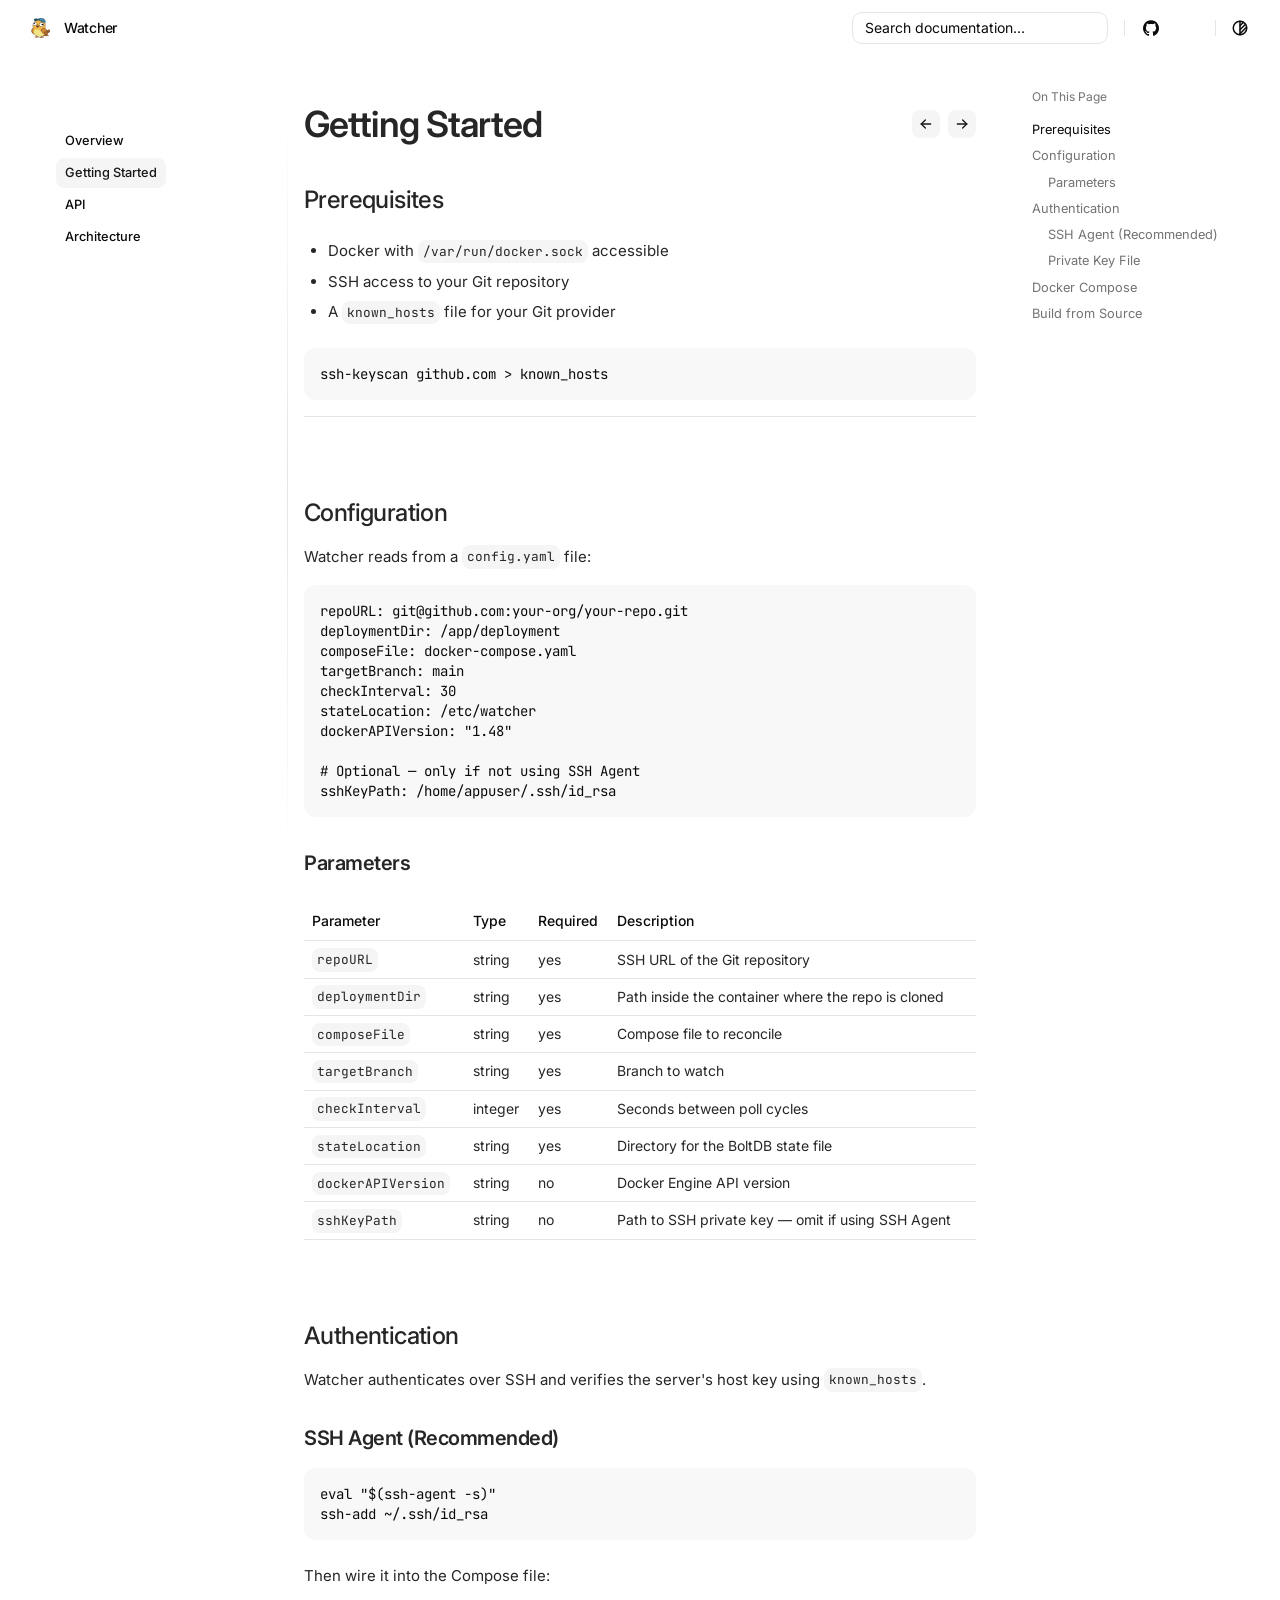
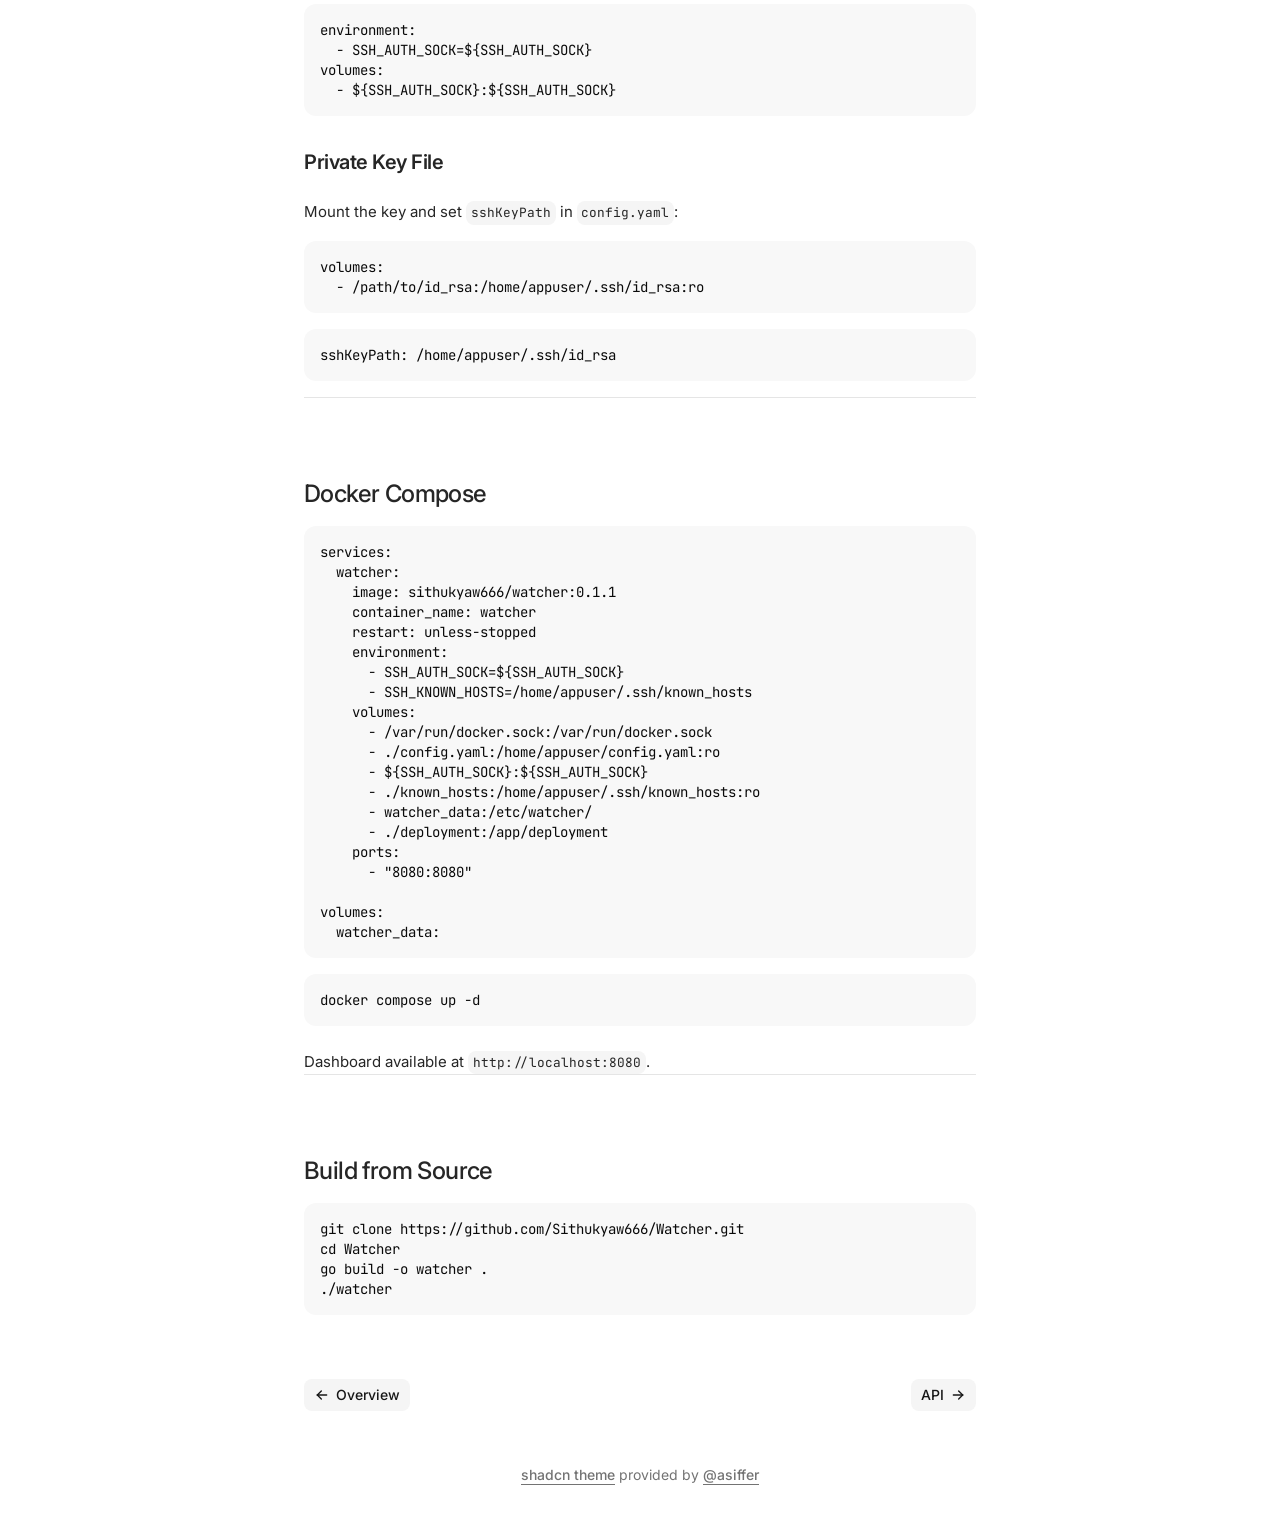
<file: getting-started/index.html>
<!DOCTYPE html>
<html lang="en">

<head>
    <script>
        const base_url = "https://watcher.sithukyaw.me/"; /* for search plugin notably */
    </script>
    <script>
    const darkTheme = window.matchMedia("(prefers-color-scheme: dark)");
    darkTheme.onchange = (e) => {
        if (e.matches) {
            document.documentElement.classList.add("dark")
            localStorage.theme = 'dark';
        } else {
            document.documentElement.classList.remove("dark")
            localStorage.removeItem("theme")
        }
    };

    // On page load. Priotiry to lcaolStorage
    if (localStorage.theme === "dark") {
        document.documentElement.classList.add("dark")
    } else if (localStorage.theme === "light") {
        document.documentElement.classList.remove("dark")
    } else if (darkTheme.matches) {
        document.documentElement.classList.add("dark")
    } else {
        document.documentElement.classList.remove("dark")
    }

    // set the layout based on localStorage
    document.documentElement.classList.add(localStorage.getItem("html-layout") || "layout-fixed");
</script>


    <meta charset="UTF-8">
    <meta name="viewport" content="width=device-width, initial-scale=1">

    


<title>Getting Started</title>









<link rel="canonical" href="https://watcher.sithukyaw.me/getting-started/">


<!-- Open Graph (Facebook, LinkedIn) -->

<meta property="og:title" content="Getting Started">





<meta property="og:url" content="https://watcher.sithukyaw.me/getting-started/">






<!-- Twitter Card -->

<meta name="twitter:title" content="Getting Started">






<!-- JSON-LD Structured Data -->



    <link rel="icon" href="../assets/watcher-logo.png">

    <link href="../css/base.css" rel="stylesheet">
    <link href="../css/geist.css" rel="stylesheet">

    
    

<link id="pygments-light" rel="stylesheet"
    href="../css/pygments/shadcn-light.css">
<link id="pygments-dark" rel="stylesheet"
    href="../css/pygments/github-dark.css"
    media="(prefers-color-scheme: dark)">


    
    <link href="../stylesheets/theme.css" rel="stylesheet">

    

    <script src="../js/callbacks.js"></script>

    

    

    

    
    <script>
    document.addEventListener("DOMContentLoaded", function () {
        document.querySelectorAll("a.headerlink").forEach(function (link) {
            link.addEventListener("click", function (e) {
                e.preventDefault();

                // Build the full URL with the anchor fragment
                const url = window.location.origin + window.location.pathname + this.getAttribute("href");

                navigator.clipboard.writeText(url).then(function () {
                    // Optional: brief visual feedback
                });
            });
        });
    });
</script>
    

</head>

<body
    class="text-foreground group/body overscroll-none font-sans antialiased [--footer-height:calc(var(--spacing)*14)] [--header-height:calc(var(--spacing)*14)] xl:[--footer-height:calc(var(--spacing)*24)] theme-default">
    <div id="inner-body" class="bg-background relative z-10 flex min-h-svh flex-col">
        <header class="bg-background sticky top-0 z-50 w-full" view-transition-name="header">
    <div class="container-wrapper 3xl:fixed:px-0 px-6">
        <div class="3xl:fixed:container flex h-(--header-height) items-center gap-2 **:data-[slot=separator]:!h-4">
            <button id="menu-button" data-slot="popover-trigger" onclick="onMobileMenuButtonClick(event)"
                class="group whitespace-nowrap rounded-md text-sm font-medium transition-all disabled:pointer-events-none disabled:opacity-50 [&amp;_svg]:pointer-events-none [&amp;_svg:not([class*='size-'])]:size-4 shrink-0 [&amp;_svg]:shrink-0 outline-none focus-visible:border-ring focus-visible:ring-ring/50 aria-invalid:ring-destructive/20 dark:aria-invalid:ring-destructive/40 aria-invalid:border-destructive hover:text-accent-foreground px-4 py-2 has-[&gt;svg]:px-3 extend-touch-target h-8 touch-manipulation items-center justify-start gap-2.5 !p-0 hover:bg-transparent focus-visible:bg-transparent focus-visible:ring-0 active:bg-transparent dark:hover:bg-transparent flex lg:hidden"
                type="button" aria-haspopup="dialog" aria-expanded="false" aria-controls="radix-«Rmplb»"
                data-state="closed">
                <div class="relative flex h-8 w-4 items-center justify-center">
                    <div class="relative size-4">
                        <!-- 16px x 16px -->
                        <svg xmlns="http://www.w3.org/2000/svg" viewBox="0 0 16 16" fill="none" stroke="currentColor"
                            stroke-width="2" stroke-linecap="round" stroke-linejoin="round">
                            <line x1="0" x2="16" y1="5" y2="5"
                                class="group-data-[state=open]:translate-y-[2.25px] group-data-[state=open]:-translate-x-[2.25px] group-data-[state=open]:rotate-45 transition-all duration-300 origin-center" />
                            <line x1="0" x2="16" y1="11" y2="11"
                                class="group-data-[state=open]:-translate-y-[2.25px] group-data-[state=open]:-translate-x-[2.25px] group-data-[state=open]:-rotate-45 transition-all duration-300 origin-center" />
                        </svg>
                    </div>

                    <span class="sr-only">Toggle Menu</span>
                </div>
                <span class="flex h-8 items-center text-lg leading-none font-medium">Menu</span>
            </button>
            <a data-slot="button"
                class="items-center justify-center gap-2 whitespace-nowrap rounded-md text-sm font-medium transition-all disabled:pointer-events-none disabled:opacity-50 [&_svg]:pointer-events-none [&_svg:not([class*='size-'])]:size-5 shrink-0 [&_svg]:shrink-0 outline-none focus-visible:border-ring focus-visible:ring-ring/50 focus-visible:ring-[3px] aria-invalid:ring-destructive/20 dark:aria-invalid:ring-destructive/40 aria-invalid:border-destructive hover:bg-accent hover:text-accent-foreground dark:hover:bg-accent/50 hidden h-8 lg:flex"
                href="https://watcher.sithukyaw.me/">
                <span class="size-8 flex flex-row justify-center items-center">
                    

<img class="size-5" src="../assets/watcher-logo.png" alt="icon">


                </span>

                
                <h1 class="pr-2">Watcher</h1>
                
            </a>
            
            <nav class="items-center gap-0.5 hidden lg:flex">
    
</nav>
            
            <div class="ml-auto flex items-center gap-2 md:flex-1 md:justify-end">
                <div class="hidden w-full flex-1 md:flex md:w-auto md:flex-none">
                    <div class="hidden w-full flex-1 md:flex md:w-auto md:flex-none">
    <button onclick="onSearchBarClick(event)" data-slot="dialog-trigger" data-variant="outline" data-size="default" class="inline-flex shrink-0 items-center gap-2 text-sm whitespace-nowrap transition-all outline-none focus-visible:border-ring focus-visible:ring-[3px] focus-visible:ring-ring/50 disabled:pointer-events-none disabled:opacity-50 aria-invalid:border-destructive aria-invalid:ring-destructive/20 dark:aria-invalid:ring-destructive/40 [&amp;_svg]:pointer-events-none [&amp;_svg]:shrink-0 [&amp;_svg:not([class*='size-'])]:size-4 border bg-background hover:text-accent-foreground dark:border-input dark:hover:bg-input/50 px-4 py-2 has-[&gt;svg]:px-3 relative h-8 w-full justify-start rounded-lg pl-3 font-normal text-foreground shadow-none hover:bg-muted/50 sm:pr-12 md:w-48 lg:w-56 xl:w-64 dark:bg-card" type="button" aria-haspopup="dialog" aria-expanded="false" aria-controls="radix-_r_1_" data-state="closed">
        <span class="hidden lg:inline-flex">Search documentation...</span>
        <span class="inline-flex lg:hidden">Search...</span>
    </button>
</div>
<dialog id="search-dialog" onclick="onSearchDialogClick(event)"
    class="fixed top-1/2 left-1/2 -translate-x-1/2 -translate-y-1/2 bg-background rounded-lg shadow-lg border overflow-hidden p-0">
    <div class="w-lg gap-4">
        <div class="flex h-full w-full flex-col overflow-hidden rounded-md bg-popover text-popover-foreground">
            <div data-slot="command-input-wrapper" class="flex h-9 items-center gap-2 border-b px-3"><svg
                    xmlns="http://www.w3.org/2000/svg" width="24" height="24" viewBox="0 0 24 24" fill="none"
                    stroke="currentColor" stroke-width="2" stroke-linecap="round" stroke-linejoin="round"
                    class="lucide lucide-search size-4 shrink-0 opacity-50">
                    <circle cx="11" cy="11" r="8"></circle>
                    <path d="m21 21-4.3-4.3"></path>
                </svg>
                <input data-slot="command-input"
                    class="placeholder:text-muted-foreground flex h-10 w-full rounded-md bg-transparent py-3 text-sm outline-hidden disabled:cursor-not-allowed disabled:opacity-50"
                    placeholder="Search documentation..." cmdk-input="" autocomplete="off" autocorrect="off"
                    spellcheck="false" aria-autocomplete="list" role="combobox" aria-expanded="true"
                    aria-controls="radix-«r1t6»" aria-labelledby="radix-«r1t7»" id="radix-«r1t8»" type="text" value=""
                    aria-activedescendant="radix-«r1th»" oninput="onInputHandler(event)">
            </div>
        </div>
        <div id="mkdocs-search-results">
            <!-- search results go there -->
        </div>
    </div>
</dialog>
<script>
    document.removeEventListener("keydown", searchShortcutHandler);
    document.addEventListener("keydown", searchShortcutHandler);
</script>
                </div>
                
                <div data-orientation="vertical" role="none" data-slot="separator"
                    class="bg-border shrink-0 data-[orientation=horizontal]:h-px data-[orientation=horizontal]:w-full data-[orientation=vertical]:h-full data-[orientation=vertical]:w-px ml-2 hidden lg:block">
                </div>
                <a target="_blank" rel="noreferrer" data-slot="button"
                    class="inline-flex items-center justify-center whitespace-nowrap text-sm font-medium transition-all disabled:pointer-events-none disabled:opacity-50 [&amp;_svg]:pointer-events-none [&amp;_svg:not([class*='size-'])]:size-4 shrink-0 [&amp;_svg]:shrink-0 outline-none focus-visible:border-ring focus-visible:ring-ring/50 focus-visible:ring-[3px] aria-invalid:ring-destructive/20 dark:aria-invalid:ring-destructive/40 aria-invalid:border-destructive hover:bg-accent hover:text-accent-foreground dark:hover:bg-accent/50 rounded-md gap-1.5 px-3 has-[&gt;svg]:px-2.5 h-8 shadow-none"
                    href="https://github.com/Sithukyaw666/Watcher">
                    <svg viewBox="0 0 438.549 438.549">
                        <path fill="currentColor"
                            d="M409.132 114.573c-19.608-33.596-46.205-60.194-79.798-79.8-33.598-19.607-70.277-29.408-110.063-29.408-39.781 0-76.472 9.804-110.063 29.408-33.596 19.605-60.192 46.204-79.8 79.8C9.803 148.168 0 184.854 0 224.63c0 47.78 13.94 90.745 41.827 128.906 27.884 38.164 63.906 64.572 108.063 79.227 5.14.954 8.945.283 11.419-1.996 2.475-2.282 3.711-5.14 3.711-8.562 0-.571-.049-5.708-.144-15.417a2549.81 2549.81 0 01-.144-25.406l-6.567 1.136c-4.187.767-9.469 1.092-15.846 1-6.374-.089-12.991-.757-19.842-1.999-6.854-1.231-13.229-4.086-19.13-8.559-5.898-4.473-10.085-10.328-12.56-17.556l-2.855-6.57c-1.903-4.374-4.899-9.233-8.992-14.559-4.093-5.331-8.232-8.945-12.419-10.848l-1.999-1.431c-1.332-.951-2.568-2.098-3.711-3.429-1.142-1.331-1.997-2.663-2.568-3.997-.572-1.335-.098-2.43 1.427-3.289 1.525-.859 4.281-1.276 8.28-1.276l5.708.853c3.807.763 8.516 3.042 14.133 6.851 5.614 3.806 10.229 8.754 13.846 14.842 4.38 7.806 9.657 13.754 15.846 17.847 6.184 4.093 12.419 6.136 18.699 6.136 6.28 0 11.704-.476 16.274-1.423 4.565-.952 8.848-2.383 12.847-4.285 1.713-12.758 6.377-22.559 13.988-29.41-10.848-1.14-20.601-2.857-29.264-5.14-8.658-2.286-17.605-5.996-26.835-11.14-9.235-5.137-16.896-11.516-22.985-19.126-6.09-7.614-11.088-17.61-14.987-29.979-3.901-12.374-5.852-26.648-5.852-42.826 0-23.035 7.52-42.637 22.557-58.817-7.044-17.318-6.379-36.732 1.997-58.24 5.52-1.715 13.706-.428 24.554 3.853 10.85 4.283 18.794 7.952 23.84 10.994 5.046 3.041 9.089 5.618 12.135 7.708 17.705-4.947 35.976-7.421 54.818-7.421s37.117 2.474 54.823 7.421l10.849-6.849c7.419-4.57 16.18-8.758 26.262-12.565 10.088-3.805 17.802-4.853 23.134-3.138 8.562 21.509 9.325 40.922 2.279 58.24 15.036 16.18 22.559 35.787 22.559 58.817 0 16.178-1.958 30.497-5.853 42.966-3.9 12.471-8.941 22.457-15.125 29.979-6.191 7.521-13.901 13.85-23.131 18.986-9.232 5.14-18.182 8.85-26.84 11.136-8.662 2.286-18.415 4.004-29.263 5.146 9.894 8.562 14.842 22.077 14.842 40.539v60.237c0 3.422 1.19 6.279 3.572 8.562 2.379 2.279 6.136 2.95 11.276 1.995 44.163-14.653 80.185-41.062 108.068-79.226 27.88-38.161 41.825-81.126 41.825-128.906-.01-39.771-9.818-76.454-29.414-110.049z">
                        </path>
                    </svg>
                    
                    <span id="stargazers" class="text-muted-foreground w-8 text-xs tabular-nums" onload="test()">
                    </span>
                    
                </a>
                
                <div data-orientation="vertical" role="none" data-slot="separator"
                    class="bg-border shrink-0 data-[orientation=horizontal]:h-px data-[orientation=horizontal]:w-full data-[orientation=vertical]:h-full data-[orientation=vertical]:w-px 3xl:flex hidden">
                </div>
                <button data-slot="button"
                    class="items-center justify-center gap-2 whitespace-nowrap rounded-md text-sm font-medium transition-all disabled:pointer-events-none disabled:opacity-50 [&amp;_svg]:pointer-events-none [&amp;_svg:not([class*='size-'])]:size-4 shrink-0 [&amp;_svg]:shrink-0 outline-none focus-visible:border-ring focus-visible:ring-ring/50 focus-visible:ring-[3px] aria-invalid:ring-destructive/20 dark:aria-invalid:ring-destructive/40 aria-invalid:border-destructive hover:bg-accent hover:text-accent-foreground dark:hover:bg-accent/50 size-8 3xl:flex hidden"
                    title="Toggle layout" onclick="toggleLayout(event)">
                    <span class="sr-only">Toggle layout</span>
                    <svg xmlns="http://www.w3.org/2000/svg" width="24" height="24" viewBox="0 0 24 24" fill="none"
                        stroke="currentColor" stroke-width="2" stroke-linecap="round" stroke-linejoin="round"
                        class="lucide lucide-gallery-horizontal">
                        <path d="M2 3v18"></path>
                        <rect width="12" height="18" x="6" y="3" rx="2"></rect>
                        <path d="M22 3v18"></path>
                    </svg>
                </button>
                <div data-orientation="vertical" role="none" data-slot="separator"
                    class="bg-border shrink-0 data-[orientation=horizontal]:h-px data-[orientation=horizontal]:w-full data-[orientation=vertical]:h-full data-[orientation=vertical]:w-px">
                </div>
                <button data-slot="button"
                    class="inline-flex items-center justify-center gap-2 whitespace-nowrap rounded-md text-sm font-medium transition-all disabled:pointer-events-none disabled:opacity-50 [&amp;_svg]:pointer-events-none [&amp;_svg:not([class*='size-'])]:size-4 shrink-0 [&amp;_svg]:shrink-0 outline-none focus-visible:border-ring focus-visible:ring-ring/50 focus-visible:ring-[3px] aria-invalid:ring-destructive/20 dark:aria-invalid:ring-destructive/40 aria-invalid:border-destructive hover:bg-accent hover:text-accent-foreground dark:hover:bg-accent/50 group/toggle extend-touch-target size-8"
                    title="Toggle theme" onclick="onThemeSwitch(event)">
                    <svg xmlns="http://www.w3.org/2000/svg" width="24" height="24" viewBox="0 0 24 24" fill="none"
                        stroke="currentColor" stroke-width="2" stroke-linecap="round" stroke-linejoin="round"
                        class="size-4.5">
                        <path stroke="none" d="M0 0h24v24H0z" fill="none"></path>
                        <path d="M12 12m-9 0a9 9 0 1 0 18 0a9 9 0 1 0 -18 0"></path>
                        <path d="M12 3l0 18"></path>
                        <path d="M12 9l4.65 -4.65"></path>
                        <path d="M12 14.3l7.37 -7.37"></path>
                        <path d="M12 19.6l8.85 -8.85"></path>
                    </svg>
                    <span class="sr-only">Toggle theme</span>
                </button>
            </div>
        </div>
    </div>
</header>
        <main class="flex flex-1 flex-col">
            <div class="container-wrapper flex flex-1 flex-col px-2">
                <div data-slot="sidebar-wrapper"
                    style="--sidebar-width:calc(var(--spacing) * 72);--sidebar-width-icon:3rem;"
                    class="group/sidebar-wrapper has-data-[variant=inset]:bg-sidebar flex w-full 3xl:fixed:container 3xl:fixed:px-3 min-h-min flex-1 items-start px-0 [--sidebar-width:220px] [--top-spacing:0] lg:grid lg:grid-cols-[var(--sidebar-width)_minmax(0,1fr)] lg:[--sidebar-width:240px] lg:[--top-spacing:calc(var(--spacing)*4)]">
                    <div data-slot="sidebar"
                        class="w-(--sidebar-width) flex-col text-sidebar-foreground sticky top-[calc(var(--header-height)+0.6rem)] z-30 hidden h-[calc(100svh-10rem)] overscroll-none bg-transparent [--sidebar-menu-width:--spacing(56)] lg:flex">
                        <div class="h-9"></div>
                        <div
                            class="absolute top-8 z-10 h-8 w-(--sidebar-menu-width) shrink-0 bg-gradient-to-b from-background via-background/80 to-background/50 blur-xs">
                        </div>
                        <div
                            class="absolute top-12 right-2 bottom-0 hidden h-full w-px bg-gradient-to-b from-transparent via-border to-transparent lg:flex">
                        </div>
                        <div data-slot="sidebar-content" data-sidebar="content" view-transition-name="sidebar"
                            class="flex min-h-0 flex-1 flex-col gap-2 overflow-auto group-data-[collapsible=icon]:overflow-hidden mx-auto no-scrollbar w-(--sidebar-menu-width) overflow-x-hidden px-2">
                            














<div data-slot="sidebar-group" data-sidebar="group" class="relative flex w-full min-w-0 flex-col p-2 pt-6">
    <div data-slot="sidebar-group-content" data-sidebar="group-content" class="w-full text-sm">
        <ul data-slot="sidebar-menu" data-sidebar="menu" class="flex w-full min-w-0 flex-col gap-0.5">
            
            
            <li data-slot="sidebar-menu-item" data-sidebar="menu-item" class="group/menu-item relative">
    <a data-slot="sidebar-menu-button" data-active="false" data-sidebar="menu-button"
        data-size="default" href="/"
        class="hpeer/menu-button flex items-center gap-2 rounded-md p-2 text-left ring-sidebar-ring outline-hidden transition-[width,height,padding] group-has-data-[sidebar=menu-action]/menu-item:pr-8 group-data-[collapsible=icon]:size-8! group-data-[collapsible=icon]:p-2! focus-visible:ring-2 active:bg-sidebar-accent active:text-sidebar-accent-foreground disabled:pointer-events-none disabled:opacity-50 aria-disabled:pointer-events-none aria-disabled:opacity-50 data-[active=true]:font-medium data-[active=true]:text-sidebar-accent-foreground data-[state=open]:hover:bg-sidebar-accent data-[state=open]:hover:text-sidebar-accent-foreground [&>span:last-child]:truncate [&>svg]:size-4 [&>svg]:shrink-0 hover:bg-sidebar-accent hover:text-sidebar-accent-foreground relative h-[30px] w-fit overflow-visible border border-transparent text-[0.8rem] font-medium after:absolute after:inset-x-0 after:-inset-y-1 after:z-0 after:rounded-md data-[active=true]:border-accent data-[active=true]:bg-accent 3xl:fixed:w-full 3xl:fixed:max-w-48">

        
        Overview
        

        

        

        
    </a>
</li>
            
            
            
            <li data-slot="sidebar-menu-item" data-sidebar="menu-item" class="group/menu-item relative">
    <a data-slot="sidebar-menu-button" data-active="true" data-sidebar="menu-button"
        data-size="default" href="/getting-started/"
        class="hpeer/menu-button flex items-center gap-2 rounded-md p-2 text-left ring-sidebar-ring outline-hidden transition-[width,height,padding] group-has-data-[sidebar=menu-action]/menu-item:pr-8 group-data-[collapsible=icon]:size-8! group-data-[collapsible=icon]:p-2! focus-visible:ring-2 active:bg-sidebar-accent active:text-sidebar-accent-foreground disabled:pointer-events-none disabled:opacity-50 aria-disabled:pointer-events-none aria-disabled:opacity-50 data-[active=true]:font-medium data-[active=true]:text-sidebar-accent-foreground data-[state=open]:hover:bg-sidebar-accent data-[state=open]:hover:text-sidebar-accent-foreground [&>span:last-child]:truncate [&>svg]:size-4 [&>svg]:shrink-0 hover:bg-sidebar-accent hover:text-sidebar-accent-foreground relative h-[30px] w-fit overflow-visible border border-transparent text-[0.8rem] font-medium after:absolute after:inset-x-0 after:-inset-y-1 after:z-0 after:rounded-md data-[active=true]:border-accent data-[active=true]:bg-accent 3xl:fixed:w-full 3xl:fixed:max-w-48">

        
        Getting Started
        

        

        

        
    </a>
</li>
            
            
            
            <li data-slot="sidebar-menu-item" data-sidebar="menu-item" class="group/menu-item relative">
    <a data-slot="sidebar-menu-button" data-active="false" data-sidebar="menu-button"
        data-size="default" href="/api/"
        class="hpeer/menu-button flex items-center gap-2 rounded-md p-2 text-left ring-sidebar-ring outline-hidden transition-[width,height,padding] group-has-data-[sidebar=menu-action]/menu-item:pr-8 group-data-[collapsible=icon]:size-8! group-data-[collapsible=icon]:p-2! focus-visible:ring-2 active:bg-sidebar-accent active:text-sidebar-accent-foreground disabled:pointer-events-none disabled:opacity-50 aria-disabled:pointer-events-none aria-disabled:opacity-50 data-[active=true]:font-medium data-[active=true]:text-sidebar-accent-foreground data-[state=open]:hover:bg-sidebar-accent data-[state=open]:hover:text-sidebar-accent-foreground [&>span:last-child]:truncate [&>svg]:size-4 [&>svg]:shrink-0 hover:bg-sidebar-accent hover:text-sidebar-accent-foreground relative h-[30px] w-fit overflow-visible border border-transparent text-[0.8rem] font-medium after:absolute after:inset-x-0 after:-inset-y-1 after:z-0 after:rounded-md data-[active=true]:border-accent data-[active=true]:bg-accent 3xl:fixed:w-full 3xl:fixed:max-w-48">

        
        API
        

        

        

        
    </a>
</li>
            
            
            
            <li data-slot="sidebar-menu-item" data-sidebar="menu-item" class="group/menu-item relative">
    <a data-slot="sidebar-menu-button" data-active="false" data-sidebar="menu-button"
        data-size="default" href="/architecture/"
        class="hpeer/menu-button flex items-center gap-2 rounded-md p-2 text-left ring-sidebar-ring outline-hidden transition-[width,height,padding] group-has-data-[sidebar=menu-action]/menu-item:pr-8 group-data-[collapsible=icon]:size-8! group-data-[collapsible=icon]:p-2! focus-visible:ring-2 active:bg-sidebar-accent active:text-sidebar-accent-foreground disabled:pointer-events-none disabled:opacity-50 aria-disabled:pointer-events-none aria-disabled:opacity-50 data-[active=true]:font-medium data-[active=true]:text-sidebar-accent-foreground data-[state=open]:hover:bg-sidebar-accent data-[state=open]:hover:text-sidebar-accent-foreground [&>span:last-child]:truncate [&>svg]:size-4 [&>svg]:shrink-0 hover:bg-sidebar-accent hover:text-sidebar-accent-foreground relative h-[30px] w-fit overflow-visible border border-transparent text-[0.8rem] font-medium after:absolute after:inset-x-0 after:-inset-y-1 after:z-0 after:rounded-md data-[active=true]:border-accent data-[active=true]:bg-accent 3xl:fixed:w-full 3xl:fixed:max-w-48">

        
        Architecture
        

        

        

        
    </a>
</li>
            
            
        </ul>
    </div>
</div>






<div class="sticky -bottom-1 z-10 h-16 shrink-0 bg-gradient-to-t from-background via-background/80 to-background/50 blur-xs"></div>
                        </div>
                    </div>
                    <div class="h-full w-full">
                        <div data-slot="docs" class="flex items-stretch text-[1.05rem] sm:text-[15px] xl:w-full">
                            <div class="flex min-w-0 flex-1 flex-col">
                                <div class="h-(--top-spacing) shrink-0"></div>
                                <article class="w-full" view-transition-name="page">
  <div class="flex flex-col gap-2">
    <div class="flex flex-col gap-2">
      <div id="page-header" class="flex items-start justify-between">
        <h1 class="scroll-m-20 text-4xl font-semibold tracking-tight sm:text-3xl xl:text-4xl">
          Getting Started
        </h1>

        <div class="flex items-center gap-2 pt-1.5">
          
<button onclick="fetch(`https://watcher.sithukyaw.me/getting-started.md`).then((r) => r.blob()).then((blob) => navigator.clipboard.write([new ClipboardItem({ 'text/plain': blob })]))" 
        data-slot="button" 
        class="cursor-pointer inline-flex items-center justify-center whitespace-nowrap text-sm font-medium transition-all disabled:pointer-events-none disabled:opacity-50 [&_svg]:pointer-events-none [&_svg:not([class*='size-'])]:size-4 shrink-0 [&_svg]:shrink-0 outline-none focus-visible:border-ring focus-visible:ring-ring/50 focus-visible:ring-[3px] aria-invalid:ring-destructive/20 dark:aria-invalid:ring-destructive/40 aria-invalid:border-destructive bg-secondary text-secondary-foreground hover:bg-secondary/80 rounded-md gap-1.5 px-3 has-[&>svg]:px-2.5 h-8 shadow-none md:h-7 md:text-[0.8rem]">
<svg xmlns="http://www.w3.org/2000/svg" width="24" height="24" viewBox="0 0 24 24" fill="none" stroke="currentColor" stroke-width="2" stroke-linecap="round" stroke-linejoin="round" class="tabler-icon tabler-icon-copy ">
    <path d="M7 7m0 2.667a2.667 2.667 0 0 1 2.667 -2.667h8.666a2.667 2.667 0 0 1 2.667 2.667v8.666a2.667 2.667 0 0 1 -2.667 2.667h-8.666a2.667 2.667 0 0 1 -2.667 -2.667z"></path><path d="M4.012 16.737a2.005 2.005 0 0 1 -1.012 -1.737v-10c0 -1.1 .9 -2 2 -2h10c.75 0 1.158 .385 1.5 1"></path>
</svg>
<span class="max-md:hidden">Copy Page</span>
</button>
          
          <a data-slot="button" id="previous-button"
            class="inline-flex items-center justify-center gap-2 whitespace-nowrap rounded-md text-sm font-medium transition-all disabled:pointer-events-none disabled:opacity-50 [&amp;_svg]:pointer-events-none [&amp;_svg:not([class*='size-'])]:size-4 shrink-0 [&amp;_svg]:shrink-0 outline-none focus-visible:border-ring focus-visible:ring-ring/50 focus-visible:ring-[3px] aria-invalid:ring-destructive/20 dark:aria-invalid:ring-destructive/40 aria-invalid:border-destructive bg-secondary text-secondary-foreground hover:bg-secondary/80 extend-touch-target size-8 shadow-none md:size-7"
            href="/">
            <svg xmlns="http://www.w3.org/2000/svg" width="24" height="24" viewBox="0 0 24 24" fill="none"
              stroke="currentColor" stroke-width="2" stroke-linecap="round" stroke-linejoin="round"
              class="tabler-icon tabler-icon-arrow-left">
              <path d="M5 12l14 0"></path>
              <path d="M5 12l6 6"></path>
              <path d="M5 12l6 -6"></path>
            </svg>
            <span class="sr-only">Previous</span>
          </a>
          
          
          <a data-slot="button" id="next-button"
            class="inline-flex items-center justify-center gap-2 whitespace-nowrap rounded-md text-sm font-medium transition-all disabled:pointer-events-none disabled:opacity-50 [&amp;_svg]:pointer-events-none [&amp;_svg:not([class*='size-'])]:size-4 shrink-0 [&amp;_svg]:shrink-0 outline-none focus-visible:border-ring focus-visible:ring-ring/50 focus-visible:ring-[3px] aria-invalid:ring-destructive/20 dark:aria-invalid:ring-destructive/40 aria-invalid:border-destructive bg-secondary text-secondary-foreground hover:bg-secondary/80 extend-touch-target size-8 shadow-none md:size-7"
            href="/api/">
            <span class="sr-only">Next</span>
            <svg xmlns="http://www.w3.org/2000/svg" width="24" height="24" viewBox="0 0 24 24" fill="none"
              stroke="currentColor" stroke-width="2" stroke-linecap="round" stroke-linejoin="round"
              class="tabler-icon tabler-icon-arrow-right">
              <path d="M5 12l14 0"></path>
              <path d="M13 18l6 -6"></path>
              <path d="M13 6l6 6"></path>
            </svg>
          </a>
          
        </div>
      </div>
      
    </div>
    <div class="flex justify-end items-center">
       
    </div>
  </div>
  <div class="typography w-full flex-1 *:data-[slot=alert]:first:mt-0">
    <h2 id="prerequisites">Prerequisites<a class="headerlink" href="#prerequisites" title="Permanent link">&para;</a></h2>
<ul>
<li>Docker with <code>/var/run/docker.sock</code> accessible</li>
<li>SSH access to your Git repository</li>
<li>A <code>known_hosts</code> file for your Git provider</li>
</ul>
<pre class="codehilite"><code class="language-bash">ssh-keyscan github.com &gt; known_hosts</code></pre>
<hr />
<h2 id="configuration">Configuration<a class="headerlink" href="#configuration" title="Permanent link">&para;</a></h2>
<p>Watcher reads from a <code>config.yaml</code> file:</p>
<pre class="codehilite"><code class="language-yaml">repoURL: git@github.com:your-org/your-repo.git
deploymentDir: /app/deployment
composeFile: docker-compose.yaml
targetBranch: main
checkInterval: 30
stateLocation: /etc/watcher
dockerAPIVersion: "1.48"

# Optional — only if not using SSH Agent
sshKeyPath: /home/appuser/.ssh/id_rsa</code></pre>
<h3 id="parameters">Parameters<a class="headerlink" href="#parameters" title="Permanent link">&para;</a></h3>
<div class="table-wrapper"><table>
<thead>
<tr>
<th>Parameter</th>
<th>Type</th>
<th>Required</th>
<th>Description</th>
</tr>
</thead>
<tbody>
<tr>
<td><code>repoURL</code></td>
<td>string</td>
<td>yes</td>
<td>SSH URL of the Git repository</td>
</tr>
<tr>
<td><code>deploymentDir</code></td>
<td>string</td>
<td>yes</td>
<td>Path inside the container where the repo is cloned</td>
</tr>
<tr>
<td><code>composeFile</code></td>
<td>string</td>
<td>yes</td>
<td>Compose file to reconcile</td>
</tr>
<tr>
<td><code>targetBranch</code></td>
<td>string</td>
<td>yes</td>
<td>Branch to watch</td>
</tr>
<tr>
<td><code>checkInterval</code></td>
<td>integer</td>
<td>yes</td>
<td>Seconds between poll cycles</td>
</tr>
<tr>
<td><code>stateLocation</code></td>
<td>string</td>
<td>yes</td>
<td>Directory for the BoltDB state file</td>
</tr>
<tr>
<td><code>dockerAPIVersion</code></td>
<td>string</td>
<td>no</td>
<td>Docker Engine API version</td>
</tr>
<tr>
<td><code>sshKeyPath</code></td>
<td>string</td>
<td>no</td>
<td>Path to SSH private key — omit if using SSH Agent</td>
</tr>
</tbody>
</table></div>
<hr />
<h2 id="authentication">Authentication<a class="headerlink" href="#authentication" title="Permanent link">&para;</a></h2>
<p>Watcher authenticates over SSH and verifies the server's host key using <code>known_hosts</code>.</p>
<h3 id="ssh-agent-recommended">SSH Agent (Recommended)<a class="headerlink" href="#ssh-agent-recommended" title="Permanent link">&para;</a></h3>
<pre class="codehilite"><code class="language-bash">eval "$(ssh-agent -s)"
ssh-add ~/.ssh/id_rsa</code></pre>
<p>Then wire it into the Compose file:</p>
<pre class="codehilite"><code class="language-yaml">environment:
  - SSH_AUTH_SOCK=${SSH_AUTH_SOCK}
volumes:
  - ${SSH_AUTH_SOCK}:${SSH_AUTH_SOCK}</code></pre>
<h3 id="private-key-file">Private Key File<a class="headerlink" href="#private-key-file" title="Permanent link">&para;</a></h3>
<p>Mount the key and set <code>sshKeyPath</code> in <code>config.yaml</code>:</p>
<pre class="codehilite"><code class="language-yaml">volumes:
  - /path/to/id_rsa:/home/appuser/.ssh/id_rsa:ro</code></pre>
<pre class="codehilite"><code class="language-yaml">sshKeyPath: /home/appuser/.ssh/id_rsa</code></pre>
<hr />
<h2 id="docker-compose">Docker Compose<a class="headerlink" href="#docker-compose" title="Permanent link">&para;</a></h2>
<pre class="codehilite"><code class="language-yaml">services:
  watcher:
    image: sithukyaw666/watcher:0.1.1
    container_name: watcher
    restart: unless-stopped
    environment:
      - SSH_AUTH_SOCK=${SSH_AUTH_SOCK}
      - SSH_KNOWN_HOSTS=/home/appuser/.ssh/known_hosts
    volumes:
      - /var/run/docker.sock:/var/run/docker.sock
      - ./config.yaml:/home/appuser/config.yaml:ro
      - ${SSH_AUTH_SOCK}:${SSH_AUTH_SOCK}
      - ./known_hosts:/home/appuser/.ssh/known_hosts:ro
      - watcher_data:/etc/watcher/
      - ./deployment:/app/deployment
    ports:
      - "8080:8080"

volumes:
  watcher_data:</code></pre>
<pre class="codehilite"><code class="language-bash">docker compose up -d</code></pre>
<p>Dashboard available at <code>http://localhost:8080</code>.</p>
<hr />
<h2 id="build-from-source">Build from Source<a class="headerlink" href="#build-from-source" title="Permanent link">&para;</a></h2>
<pre class="codehilite"><code class="language-bash">git clone https://github.com/Sithukyaw666/Watcher.git
cd Watcher
go build -o watcher .
./watcher</code></pre>
  </div>
  
  <script>
    document.querySelectorAll('article h2, article h3').forEach((header) => {
      toc.observer.observe(header);
    });
  </script>
</article>
                                <div class="mx-auto flex flex-wrap h-16 w-full max-w-2xl items-center gap-2 px-4 md:px-0">
    
    <a data-slot="button"
        class="inline-flex items-center justify-center whitespace-nowrap text-sm font-medium transition-all disabled:pointer-events-none disabled:opacity-50 [&amp;_svg]:pointer-events-none [&amp;_svg:not([class*='size-'])]:size-4 shrink-0 [&amp;_svg]:shrink-0 outline-none focus-visible:border-ring focus-visible:ring-ring/50 focus-visible:ring-[3px] aria-invalid:ring-destructive/20 dark:aria-invalid:ring-destructive/40 aria-invalid:border-destructive bg-secondary text-secondary-foreground hover:bg-secondary/80 h-8 rounded-md gap-1.5 px-3 has-[&gt;svg]:px-2.5 shadow-none"
        href="/">
        <svg xmlns="http://www.w3.org/2000/svg" width="24" height="24" viewBox="0 0 24 24" fill="none"
            stroke="currentColor" stroke-width="2" stroke-linecap="round" stroke-linejoin="round"
            class="tabler-icon tabler-icon-arrow-left ">
            <path d="M5 12l14 0"></path>
            <path d="M5 12l6 6"></path>
            <path d="M5 12l6 -6"></path>
        </svg>
        <span class="max-[500px]:hidden">Overview</span>
    </a>
    
    
    <a data-slot="button"
        class="inline-flex items-center justify-center whitespace-nowrap text-sm font-medium transition-all disabled:pointer-events-none disabled:opacity-50 [&amp;_svg]:pointer-events-none [&amp;_svg:not([class*='size-'])]:size-4 shrink-0 [&amp;_svg]:shrink-0 outline-none focus-visible:border-ring focus-visible:ring-ring/50 focus-visible:ring-[3px] aria-invalid:ring-destructive/20 dark:aria-invalid:ring-destructive/40 aria-invalid:border-destructive bg-secondary text-secondary-foreground hover:bg-secondary/80 h-8 rounded-md gap-1.5 px-3 has-[&gt;svg]:px-2.5 ml-auto shadow-none"
        href="/api/">
        <span class="max-[500px]:hidden">API</span>
        <svg xmlns="http://www.w3.org/2000/svg" width="24" height="24" viewBox="0 0 24 24" fill="none"
            stroke="currentColor" stroke-width="2" stroke-linecap="round" stroke-linejoin="round"
            class="tabler-icon tabler-icon-arrow-right ">
            <path d="M5 12l14 0"></path>
            <path d="M13 18l6 -6"></path>
            <path d="M13 6l6 6"></path>
        </svg>
    </a>
    
</div>
                                <dialog id="bottom-sidebar" onclick="onBottomSidebarDialogClick(event)" class="bg-transparent"
    style="position: fixed; left: 0px; top: 0px; transform: translate(0px, 58px); min-width: max-content; --radix-popper-transform-origin: 0% 0px; will-change: transform; z-index: 50; --radix-popper-available-width: 504px; --radix-popper-available-height: 857px; --radix-popper-anchor-width: 72.94999694824219px; --radix-popper-anchor-height: 32px;">
    <div data-side="bottom" data-align="start" data-state="open" role="dialog" data-slot="popover-content"
        class="text-popover-foreground data-[state=open]:animate-in data-[state=closed]:animate-out data-[state=closed]:fade-out-0 data-[state=open]:fade-in-0 data-[state=closed]:zoom-out-95 data-[state=open]:zoom-in-95 data-[side=bottom]:slide-in-from-top-2 data-[side=left]:slide-in-from-right-2 data-[side=right]:slide-in-from-left-2 data-[side=top]:slide-in-from-bottom-2 z-50 origin-(--radix-popover-content-transform-origin) border outline-hidden bg-background/90 no-scrollbar h-(--radix-popper-available-height) w-(--radix-popper-available-width) overflow-y-auto rounded-none border-none p-0 shadow-none backdrop-blur duration-100"
        style="--radix-popover-content-transform-origin: var(--radix-popper-transform-origin); --radix-popover-content-available-width: var(--radix-popper-available-width); --radix-popover-content-available-height: var(--radix-popper-available-height); --radix-popover-trigger-width: var(--radix-popper-anchor-width); --radix-popover-trigger-height: var(--radix-popper-anchor-height);"
        tabindex="-1">
        <div class="flex flex-col gap-12 overflow-auto px-6 py-6">
            
            
            

            
            <div class="flex flex-col gap-4">
                <div class="text-muted-foreground text-sm font-medium">Menu</div>
                <div class="flex flex-col gap-3">
                    
                    <a class="text-2xl font-medium" href="..">
                        
                        Overview
                        
                    </a>
                    
                    <a class="text-2xl font-medium" href="./">
                        
                        Getting Started
                        
                    </a>
                    
                    <a class="text-2xl font-medium" href="../api/">
                        
                        API
                        
                    </a>
                    
                    <a class="text-2xl font-medium" href="../architecture/">
                        
                        Architecture
                        
                    </a>
                    
                </div>
            </div>
            

            
            

        </div>
    </div>
</dialog>
                            </div>
                            <div
                                class="sticky top-[calc(var(--header-height)+1px)] ml-auto hidden h-[calc(100svh-var(--header-height)-var(--footer-height))] w-72 flex-col gap-4 overflow-hidden overscroll-none pb-8 xl:flex">
                                <div class="h-(--top-spacing) shrink-0"></div>
                                <div id="toc" view-transition-name="toc" class="no-scrollbar overflow-y-auto px-8">
    <div class="flex flex-col gap-2 p-4 pt-0 text-sm">
        <p class="text-muted-foreground bg-background sticky top-0 h-6 text-xs">On This Page</p>
        
        
        
        
        <a href="#prerequisites"
            class="text-muted-foreground hover:text-foreground data-[active=true]:text-foreground text-[0.8rem] no-underline transition-colors data-[depth=3]:pl-4 data-[depth=4]:pl-6"
            data-active="false" data-depth="2" onClick="deferSetActiveTocLink('#prerequisites');">
            Prerequisites
        </a>
        

        
        <a href="#configuration"
            class="text-muted-foreground hover:text-foreground data-[active=true]:text-foreground text-[0.8rem] no-underline transition-colors data-[depth=3]:pl-4 data-[depth=4]:pl-6"
            data-active="false" data-depth="2" onClick="deferSetActiveTocLink('#configuration');">
            Configuration
        </a>
        
        
        <a href="#parameters"
            class="text-muted-foreground hover:text-foreground data-[active=true]:text-foreground text-[0.8rem] no-underline transition-colors data-[depth=3]:pl-4 data-[depth=4]:pl-6"
            data-active="false" data-depth="3" onClick="deferSetActiveTocLink('#parameters');">
            Parameters
        </a>
        
        

        
        <a href="#authentication"
            class="text-muted-foreground hover:text-foreground data-[active=true]:text-foreground text-[0.8rem] no-underline transition-colors data-[depth=3]:pl-4 data-[depth=4]:pl-6"
            data-active="false" data-depth="2" onClick="deferSetActiveTocLink('#authentication');">
            Authentication
        </a>
        
        
        <a href="#ssh-agent-recommended"
            class="text-muted-foreground hover:text-foreground data-[active=true]:text-foreground text-[0.8rem] no-underline transition-colors data-[depth=3]:pl-4 data-[depth=4]:pl-6"
            data-active="false" data-depth="3" onClick="deferSetActiveTocLink('#ssh-agent-recommended');">
            SSH Agent (Recommended)
        </a>
        
        <a href="#private-key-file"
            class="text-muted-foreground hover:text-foreground data-[active=true]:text-foreground text-[0.8rem] no-underline transition-colors data-[depth=3]:pl-4 data-[depth=4]:pl-6"
            data-active="false" data-depth="3" onClick="deferSetActiveTocLink('#private-key-file');">
            Private Key File
        </a>
        
        

        
        <a href="#docker-compose"
            class="text-muted-foreground hover:text-foreground data-[active=true]:text-foreground text-[0.8rem] no-underline transition-colors data-[depth=3]:pl-4 data-[depth=4]:pl-6"
            data-active="false" data-depth="2" onClick="deferSetActiveTocLink('#docker-compose');">
            Docker Compose
        </a>
        

        
        <a href="#build-from-source"
            class="text-muted-foreground hover:text-foreground data-[active=true]:text-foreground text-[0.8rem] no-underline transition-colors data-[depth=3]:pl-4 data-[depth=4]:pl-6"
            data-active="false" data-depth="2" onClick="deferSetActiveTocLink('#build-from-source');">
            Build from Source
        </a>
        

        
        
        
        

    </div>
    <div class="h-12"></div>

</div>
                            </div>
                        </div>
                    </div>
                </div>
            </div>
        </main>
        <footer view-transition-name="footer"
    class="group-has-[.section-soft]/body:bg-surface/40 3xl:fixed:bg-transparent dark:bg-transparent">
    <div class="container-wrapper px-4 xl:px-6">
        <div class="flex h-(--footer-height) items-center justify-between">
            <div class="text-muted-foreground w-full text-center text-xs leading-loose sm:text-sm">
                
                <a href="https://github.com/asiffer/mkdocs-shadcn">shadcn theme</a> provided by
                <a href="https://github.com/asiffer">@asiffer</a>
            </div>
        </div>
    </div>
</footer>
    </div>
     

<script src="../search/main.js"></script>


    

    <script src="../js/copy-button.js"></script>
    <script>updatePygmentsStylesheet();</script>
    
    <script>fetchStargazers("https://github.com/Sithukyaw666/Watcher");</script>
    
    
    
    <script type="speculationrules">
{
  "prerender": [
    {
      "where": {
          "selector_matches": ["#next-button", "#previous-button"]
      }
    }
  ]
}
</script>
</body>

</html>
</file>
<file: css/geist.css>
@font-face {
  font-family: "Geist";
  src: url("../fonts/Geist.woff2") format("woff2");
  font-weight: 100 900;
  font-display: swap;
}

@font-face {
  font-family: "Geist Mono";
  src: url("../fonts/GeistMono.woff2") format("woff2");
  font-weight: 100 900;
  font-display: swap;
}

@font-face {
  font-family: "Inter";
  font-style: normal;
  src: url("../fonts/Inter.woff2") format("woff2");
  font-weight: 100 900;
  font-display: swap;
}

@font-face {
  font-family: "Inter";
  font-style: italic;
  src: url("../fonts/Inter-Italic.woff2") format("woff2");
  font-weight: 100 900;
  font-display: swap;
}
</file>
<file: css/pygments/shadcn-light.css>
pre {
  line-height: 125%;
}
td.linenos .normal {
  color: inherit;
  background-color: transparent;
  padding-left: 5px;
  padding-right: 5px;
}
span.linenos {
  color: inherit;
  background-color: transparent;
  padding-left: 5px;
  padding-right: 5px;
}
td.linenos .special {
  color: #000000;
  background-color: #ffffc0;
  padding-left: 5px;
  padding-right: 5px;
}
span.linenos.special {
  color: #000000;
  background-color: #ffffc0;
  padding-left: 5px;
  padding-right: 5px;
}
.codehilite .hll {
  background-color: var(--color-code-highlight);
}
.codehilite {
  background: var(--color-code);
  color: var(--color-code-foreground);
}
.codehilite .c {
  color: #6e7781;
} /* Comment */
.codehilite .err {
  color: #cf222e;
} /* Error */
.codehilite .k {
  color: #cf222e;
} /* Keyword */
.codehilite .l {
  color: #953800;
} /* Literal */
.codehilite .n {
  color: #8250df;
} /* Name */
.codehilite .o {
  color: #116329;
} /* Operator */
.codehilite .p {
  color: #24292f;
} /* Punctuation */
.codehilite .ch {
  color: #6e7781;
} /* Comment.Hashbang */
.codehilite .cm {
  color: #6e7781;
} /* Comment.Multiline */
.codehilite .cp {
  color: #6e7781;
} /* Comment.Preproc */
.codehilite .cpf {
  color: #6e7781;
} /* Comment.PreprocFile */
.codehilite .c1 {
  color: #6e7781;
} /* Comment.Single */
.codehilite .cs {
  color: #6e7781;
} /* Comment.Special */
.codehilite .gd {
  color: #0550ae;
} /* Generic.Deleted */
.codehilite .ge {
  font-style: italic;
} /* Generic.Emph */
.codehilite .gr {
  color: #cf222e;
} /* Generic.Error */
.codehilite .gh {
  color: #0550ae;
} /* Generic.Heading */
.codehilite .gs {
  font-weight: bold;
} /* Generic.Strong */
.codehilite .gu {
  color: #0550ae;
} /* Generic.Subheading */
.codehilite .kc {
  color: #0550ae;
} /* Keyword.Constant */
.codehilite .kd {
  color: #cf222e;
} /* Keyword.Declaration */
.codehilite .kn {
  color: #cf222e;
} /* Keyword.Namespace */
.codehilite .kp {
  color: #cf222e;
} /* Keyword.Pseudo */
.codehilite .kr {
  color: #cf222e;
} /* Keyword.Reserved */
.codehilite .kt {
  color: #cf222e;
} /* Keyword.Type */
.codehilite .ld {
  color: #953800;
} /* Literal.Date */
.codehilite .m {
  color: #953800;
} /* Literal.Number */
.codehilite .s {
  color: #0a3069;
} /* Literal.String */
.codehilite .na {
  color: #0550ae;
} /* Name.Attribute */
.codehilite .nb {
  color: #953800;
} /* Name.Builtin */
.codehilite .nc {
  color: #0550ae;
} /* Name.Class */
.codehilite .no {
  color: #0550ae;
} /* Name.Constant */
.codehilite .nd {
  color: #0550ae;
} /* Name.Decorator */
.codehilite .ni {
  color: #116329;
} /* Name.Entity */
.codehilite .ne {
  color: #8250df;
} /* Name.Exception */
.codehilite .nf {
  color: #0550ae;
} /* Name.Function */
.codehilite .nl {
  color: #953800;
} /* Name.Label */
.codehilite .nn {
  color: #24292f;
} /* Name.Namespace */
.codehilite .nx {
  color: #1f2328;
} /* Name.Other */
.codehilite .py {
  color: #0550ae;
} /* Name.Property */
.codehilite .nt {
  color: #116329;
} /* Name.Tag */
.codehilite .nv {
  color: #953800;
} /* Name.Variable */
.codehilite .ow {
  color: #8250df;
} /* Operator.Word */
.codehilite .pm {
  color: #24292f;
} /* Punctuation.Marker */
.codehilite .w {
  color: #24292f;
} /* Text.Whitespace */
.codehilite .mb {
  color: #953800;
} /* Literal.Number.Bin */
.codehilite .mf {
  color: #0550ae;
} /* Literal.Number.Float */
.codehilite .mh {
  color: #953800;
} /* Literal.Number.Hex */
.codehilite .mi {
  color: #0550ae;
} /* Literal.Number.Integer */
.codehilite .mo {
  color: #953800;
} /* Literal.Number.Oct */
.codehilite .sa {
  color: #0550ae;
} /* Literal.String.Affix */
.codehilite .sb {
  color: #0550ae;
} /* Literal.String.Backtick */
.codehilite .sc {
  color: #0550ae;
} /* Literal.String.Char */
.codehilite .dl {
  color: #0550ae;
} /* Literal.String.Delimiter */
.codehilite .sd {
  color: #0550ae;
} /* Literal.String.Doc */
.codehilite .s2 {
  color: #0550ae;
} /* Literal.String.Double */
.codehilite .se {
  color: #0550ae;
} /* Literal.String.Escape */
.codehilite .sh {
  color: #0550ae;
} /* Literal.String.Heredoc */
.codehilite .si {
  color: #0550ae;
} /* Literal.String.Interpol */
.codehilite .sx {
  color: #0550ae;
} /* Literal.String.Other */
.codehilite .sr {
  color: #0550ae;
} /* Literal.String.Regex */
.codehilite .s1 {
  color: #0550ae;
} /* Literal.String.Single */
.codehilite .ss {
  color: #0550ae;
} /* Literal.String.Symbol */
.codehilite .bp {
  color: #953800;
} /* Name.Builtin.Pseudo */
.codehilite .fm {
  color: #0550ae;
} /* Name.Function.Magic */
.codehilite .vc {
  color: #953800;
} /* Name.Variable.Class */
.codehilite .vg {
  color: #953800;
} /* Name.Variable.Global */
.codehilite .vi {
  color: #953800;
} /* Name.Variable.Instance */
.codehilite .vm {
  color: #953800;
} /* Name.Variable.Magic */
.codehilite .il {
  color: #953800;
} /* Literal.Number.Integer.Long */
</file>
<file: css/pygments/github-dark.css>
pre { line-height: 125%; }
td.linenos .normal { color: #6e7681; background-color: #0d1117; padding-left: 5px; padding-right: 5px; }
span.linenos { color: #6e7681; background-color: #0d1117; padding-left: 5px; padding-right: 5px; }
td.linenos .special { color: #e6edf3; background-color: #6e7681; padding-left: 5px; padding-right: 5px; }
span.linenos.special { color: #e6edf3; background-color: #6e7681; padding-left: 5px; padding-right: 5px; }
.codehilite .hll { background-color: #6e7681 }
.codehilite { background: #0d1117; color: #E6EDF3 }
.codehilite .c { color: #8B949E; font-style: italic } /* Comment */
.codehilite .err { color: #F85149 } /* Error */
.codehilite .esc { color: #E6EDF3 } /* Escape */
.codehilite .g { color: #E6EDF3 } /* Generic */
.codehilite .k { color: #FF7B72 } /* Keyword */
.codehilite .l { color: #A5D6FF } /* Literal */
.codehilite .n { color: #E6EDF3 } /* Name */
.codehilite .o { color: #FF7B72; font-weight: bold } /* Operator */
.codehilite .x { color: #E6EDF3 } /* Other */
.codehilite .p { color: #E6EDF3 } /* Punctuation */
.codehilite .ch { color: #8B949E; font-style: italic } /* Comment.Hashbang */
.codehilite .cm { color: #8B949E; font-style: italic } /* Comment.Multiline */
.codehilite .cp { color: #8B949E; font-weight: bold; font-style: italic } /* Comment.Preproc */
.codehilite .cpf { color: #8B949E; font-style: italic } /* Comment.PreprocFile */
.codehilite .c1 { color: #8B949E; font-style: italic } /* Comment.Single */
.codehilite .cs { color: #8B949E; font-weight: bold; font-style: italic } /* Comment.Special */
.codehilite .gd { color: #FFA198; background-color: #490202 } /* Generic.Deleted */
.codehilite .ge { color: #E6EDF3; font-style: italic } /* Generic.Emph */
.codehilite .ges { color: #E6EDF3; font-weight: bold; font-style: italic } /* Generic.EmphStrong */
.codehilite .gr { color: #FFA198 } /* Generic.Error */
.codehilite .gh { color: #79C0FF; font-weight: bold } /* Generic.Heading */
.codehilite .gi { color: #56D364; background-color: #0F5323 } /* Generic.Inserted */
.codehilite .go { color: #8B949E } /* Generic.Output */
.codehilite .gp { color: #8B949E } /* Generic.Prompt */
.codehilite .gs { color: #E6EDF3; font-weight: bold } /* Generic.Strong */
.codehilite .gu { color: #79C0FF } /* Generic.Subheading */
.codehilite .gt { color: #FF7B72 } /* Generic.Traceback */
.codehilite .g-Underline { color: #E6EDF3; text-decoration: underline } /* Generic.Underline */
.codehilite .kc { color: #79C0FF } /* Keyword.Constant */
.codehilite .kd { color: #FF7B72 } /* Keyword.Declaration */
.codehilite .kn { color: #FF7B72 } /* Keyword.Namespace */
.codehilite .kp { color: #79C0FF } /* Keyword.Pseudo */
.codehilite .kr { color: #FF7B72 } /* Keyword.Reserved */
.codehilite .kt { color: #FF7B72 } /* Keyword.Type */
.codehilite .ld { color: #79C0FF } /* Literal.Date */
.codehilite .m { color: #A5D6FF } /* Literal.Number */
.codehilite .s { color: #A5D6FF } /* Literal.String */
.codehilite .na { color: #E6EDF3 } /* Name.Attribute */
.codehilite .nb { color: #E6EDF3 } /* Name.Builtin */
.codehilite .nc { color: #F0883E; font-weight: bold } /* Name.Class */
.codehilite .no { color: #79C0FF; font-weight: bold } /* Name.Constant */
.codehilite .nd { color: #D2A8FF; font-weight: bold } /* Name.Decorator */
.codehilite .ni { color: #FFA657 } /* Name.Entity */
.codehilite .ne { color: #F0883E; font-weight: bold } /* Name.Exception */
.codehilite .nf { color: #D2A8FF; font-weight: bold } /* Name.Function */
.codehilite .nl { color: #79C0FF; font-weight: bold } /* Name.Label */
.codehilite .nn { color: #FF7B72 } /* Name.Namespace */
.codehilite .nx { color: #E6EDF3 } /* Name.Other */
.codehilite .py { color: #79C0FF } /* Name.Property */
.codehilite .nt { color: #7EE787 } /* Name.Tag */
.codehilite .nv { color: #79C0FF } /* Name.Variable */
.codehilite .ow { color: #FF7B72; font-weight: bold } /* Operator.Word */
.codehilite .pm { color: #E6EDF3 } /* Punctuation.Marker */
.codehilite .w { color: #6E7681 } /* Text.Whitespace */
.codehilite .mb { color: #A5D6FF } /* Literal.Number.Bin */
.codehilite .mf { color: #A5D6FF } /* Literal.Number.Float */
.codehilite .mh { color: #A5D6FF } /* Literal.Number.Hex */
.codehilite .mi { color: #A5D6FF } /* Literal.Number.Integer */
.codehilite .mo { color: #A5D6FF } /* Literal.Number.Oct */
.codehilite .sa { color: #79C0FF } /* Literal.String.Affix */
.codehilite .sb { color: #A5D6FF } /* Literal.String.Backtick */
.codehilite .sc { color: #A5D6FF } /* Literal.String.Char */
.codehilite .dl { color: #79C0FF } /* Literal.String.Delimiter */
.codehilite .sd { color: #A5D6FF } /* Literal.String.Doc */
.codehilite .s2 { color: #A5D6FF } /* Literal.String.Double */
.codehilite .se { color: #79C0FF } /* Literal.String.Escape */
.codehilite .sh { color: #79C0FF } /* Literal.String.Heredoc */
.codehilite .si { color: #A5D6FF } /* Literal.String.Interpol */
.codehilite .sx { color: #A5D6FF } /* Literal.String.Other */
.codehilite .sr { color: #79C0FF } /* Literal.String.Regex */
.codehilite .s1 { color: #A5D6FF } /* Literal.String.Single */
.codehilite .ss { color: #A5D6FF } /* Literal.String.Symbol */
.codehilite .bp { color: #E6EDF3 } /* Name.Builtin.Pseudo */
.codehilite .fm { color: #D2A8FF; font-weight: bold } /* Name.Function.Magic */
.codehilite .vc { color: #79C0FF } /* Name.Variable.Class */
.codehilite .vg { color: #79C0FF } /* Name.Variable.Global */
.codehilite .vi { color: #79C0FF } /* Name.Variable.Instance */
.codehilite .vm { color: #79C0FF } /* Name.Variable.Magic */
.codehilite .il { color: #A5D6FF } /* Literal.Number.Integer.Long */
</file>
<file: stylesheets/theme.css>
@import url("https://fonts.googleapis.com/css2?family=Inter:wght@400;500;600;700&family=JetBrains+Mono:wght@400;500&display=swap");

:root {
  --font-sans: "Inter", ui-sans-serif, system-ui, sans-serif;
  --font-mono: "JetBrains Mono", ui-monospace, monospace;
}

body { font-family: var(--font-sans); }
pre, code { font-family: var(--font-mono); }
h1, h2, h3, h4 { letter-spacing: -0.02em; }

/* Remove copy buttons */
#page-header button { display: none; }
div.codehilite > button { display: none; }
</file>
